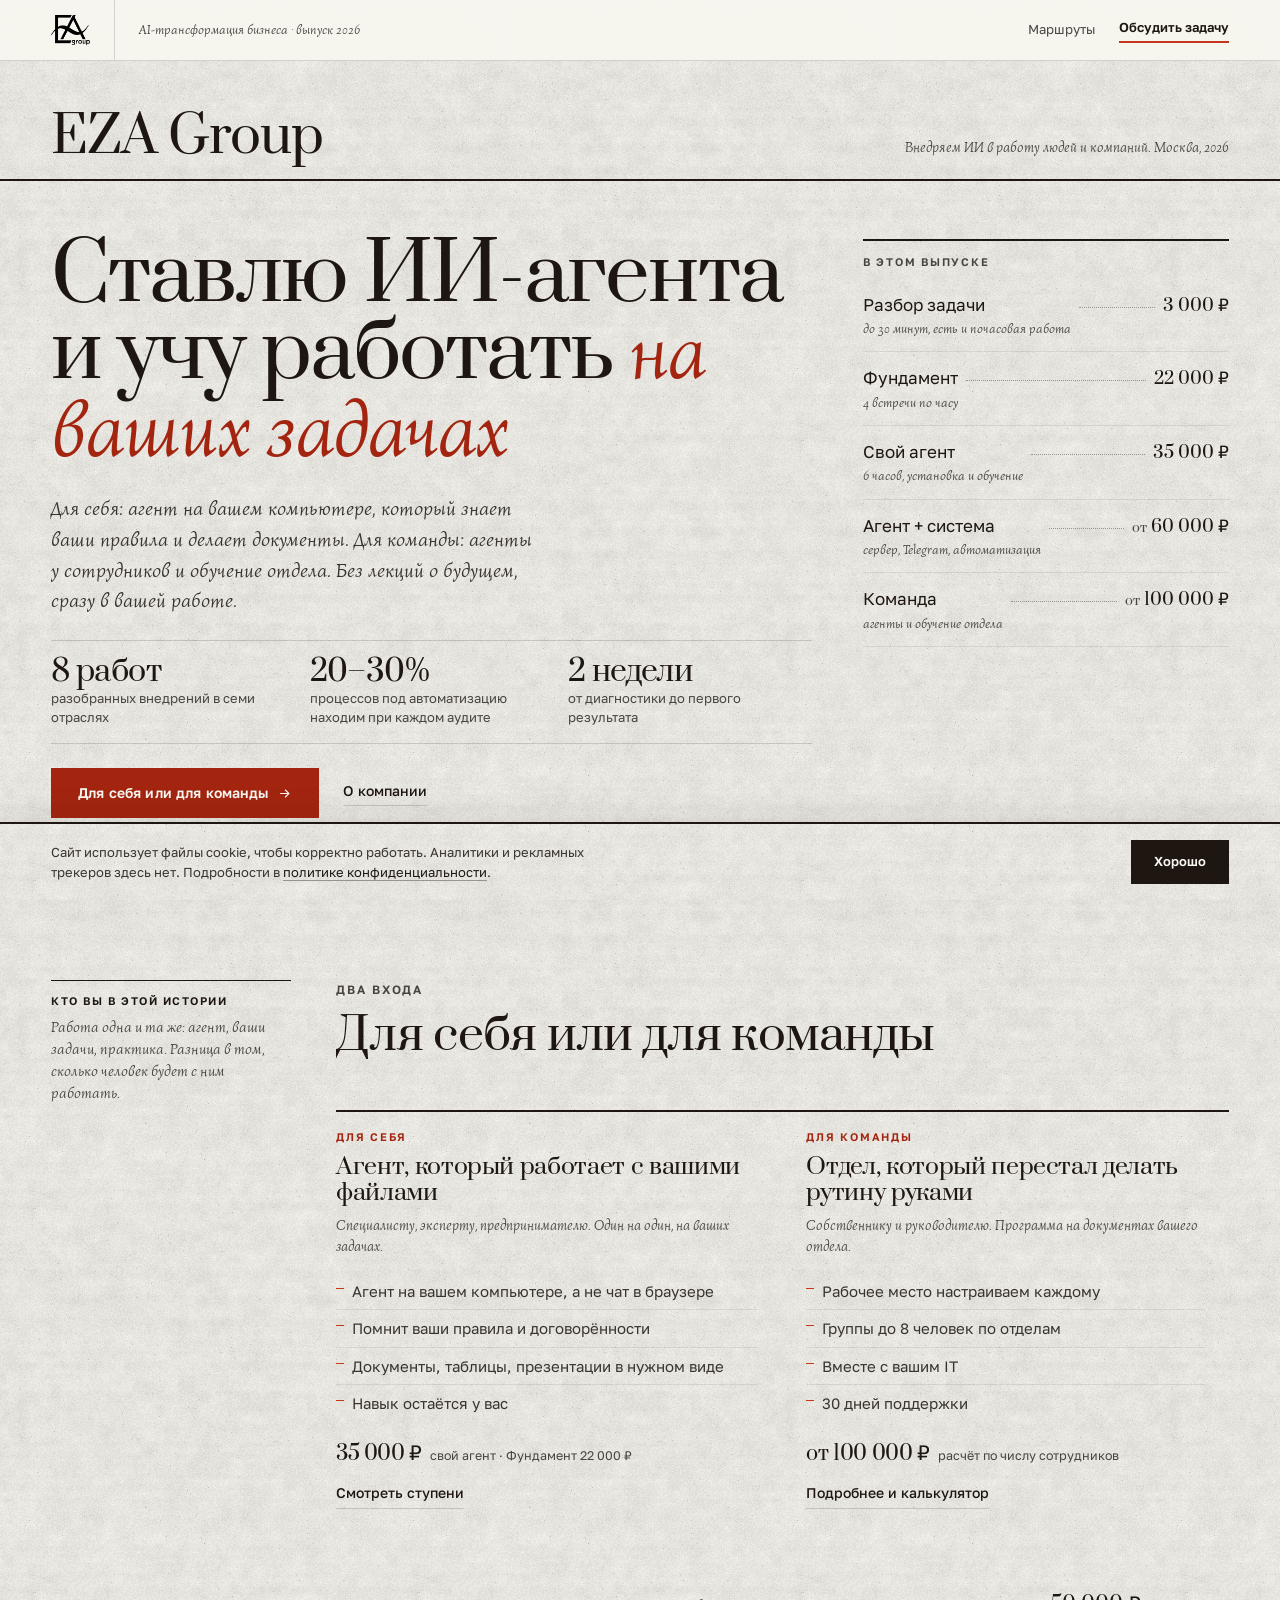
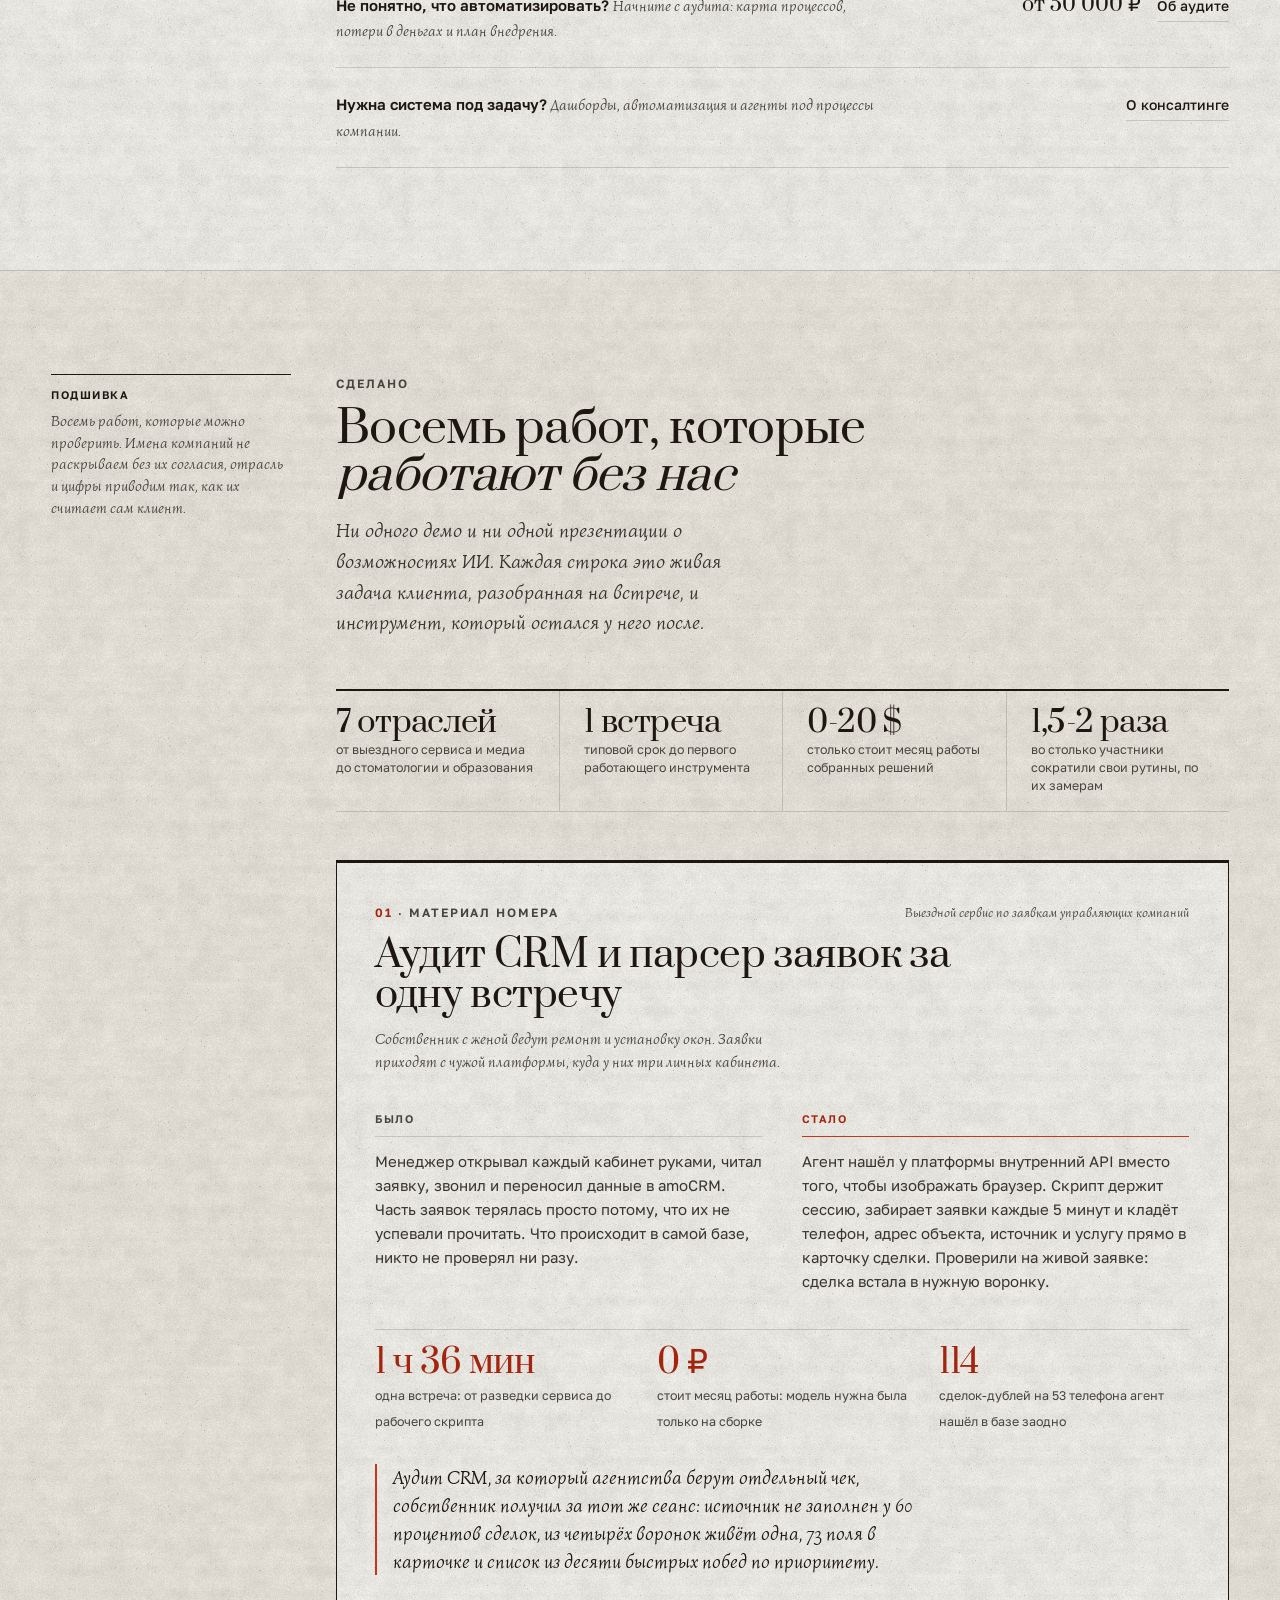
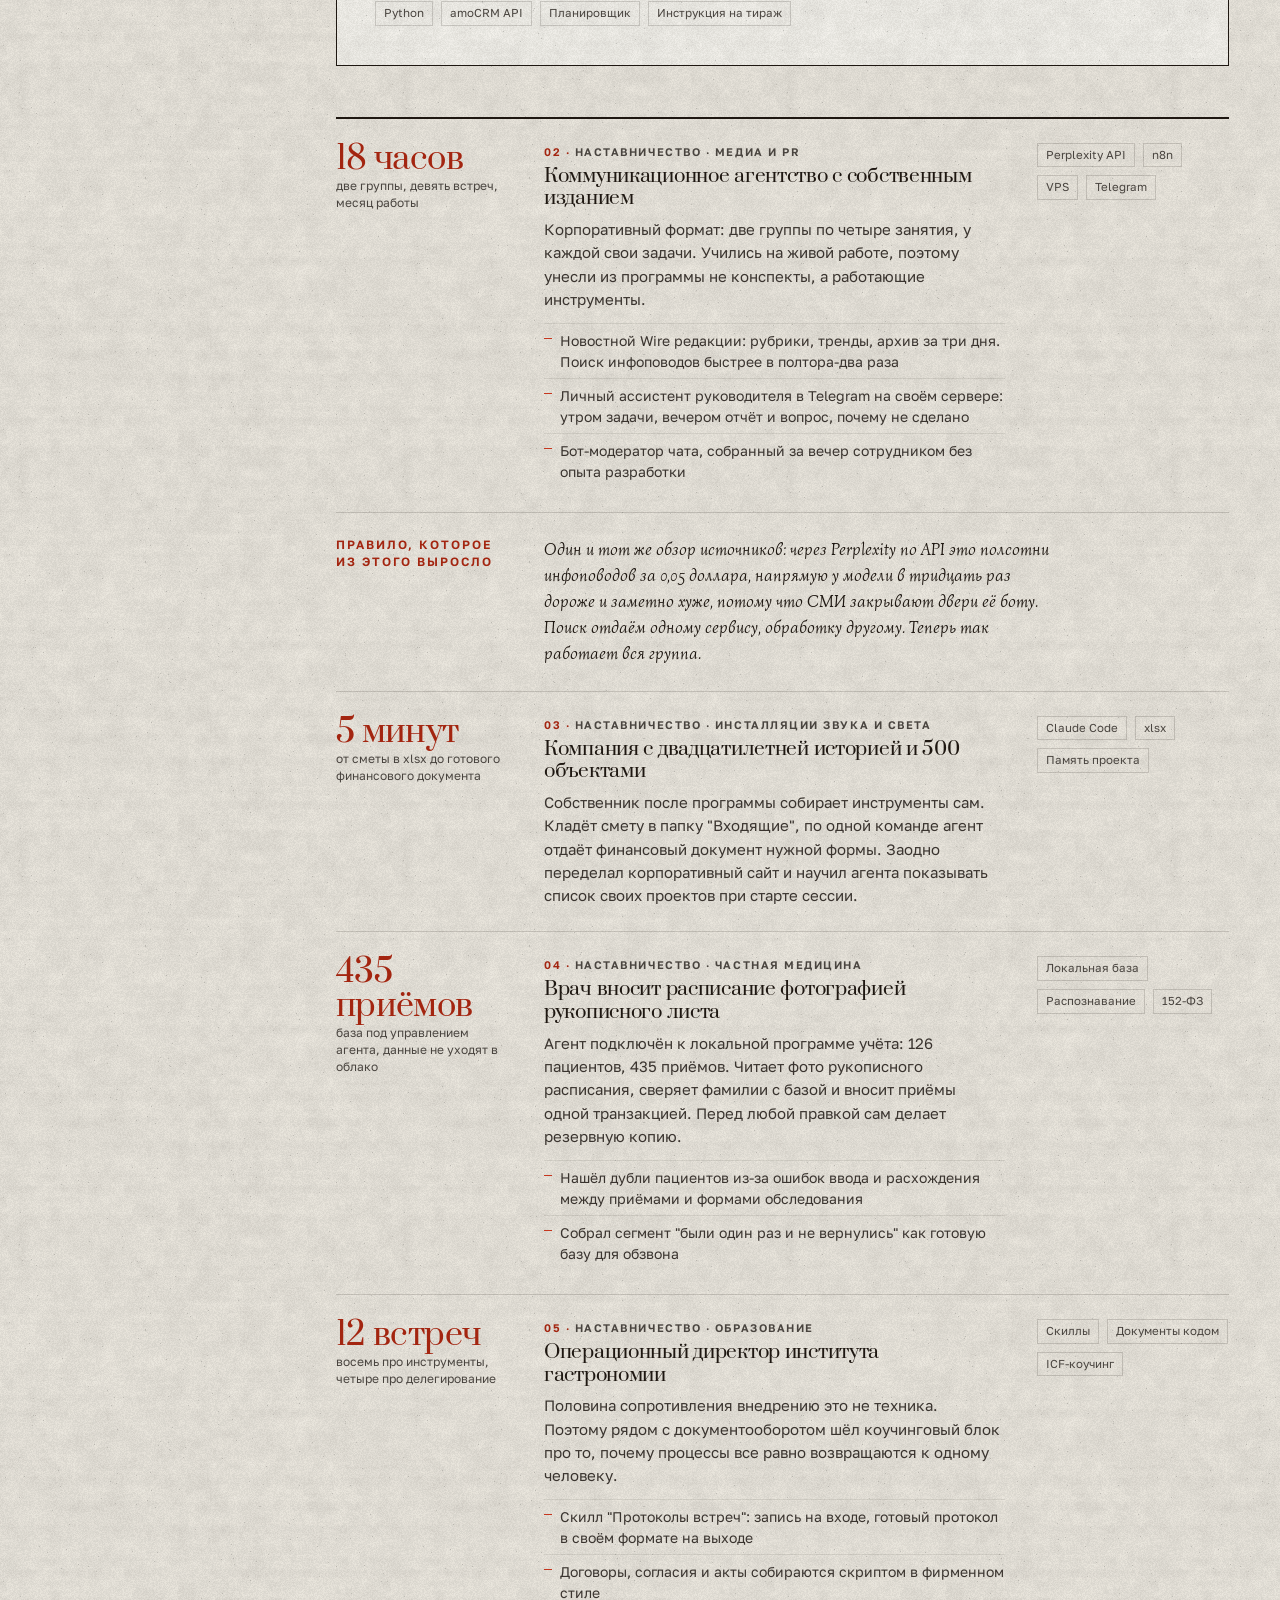
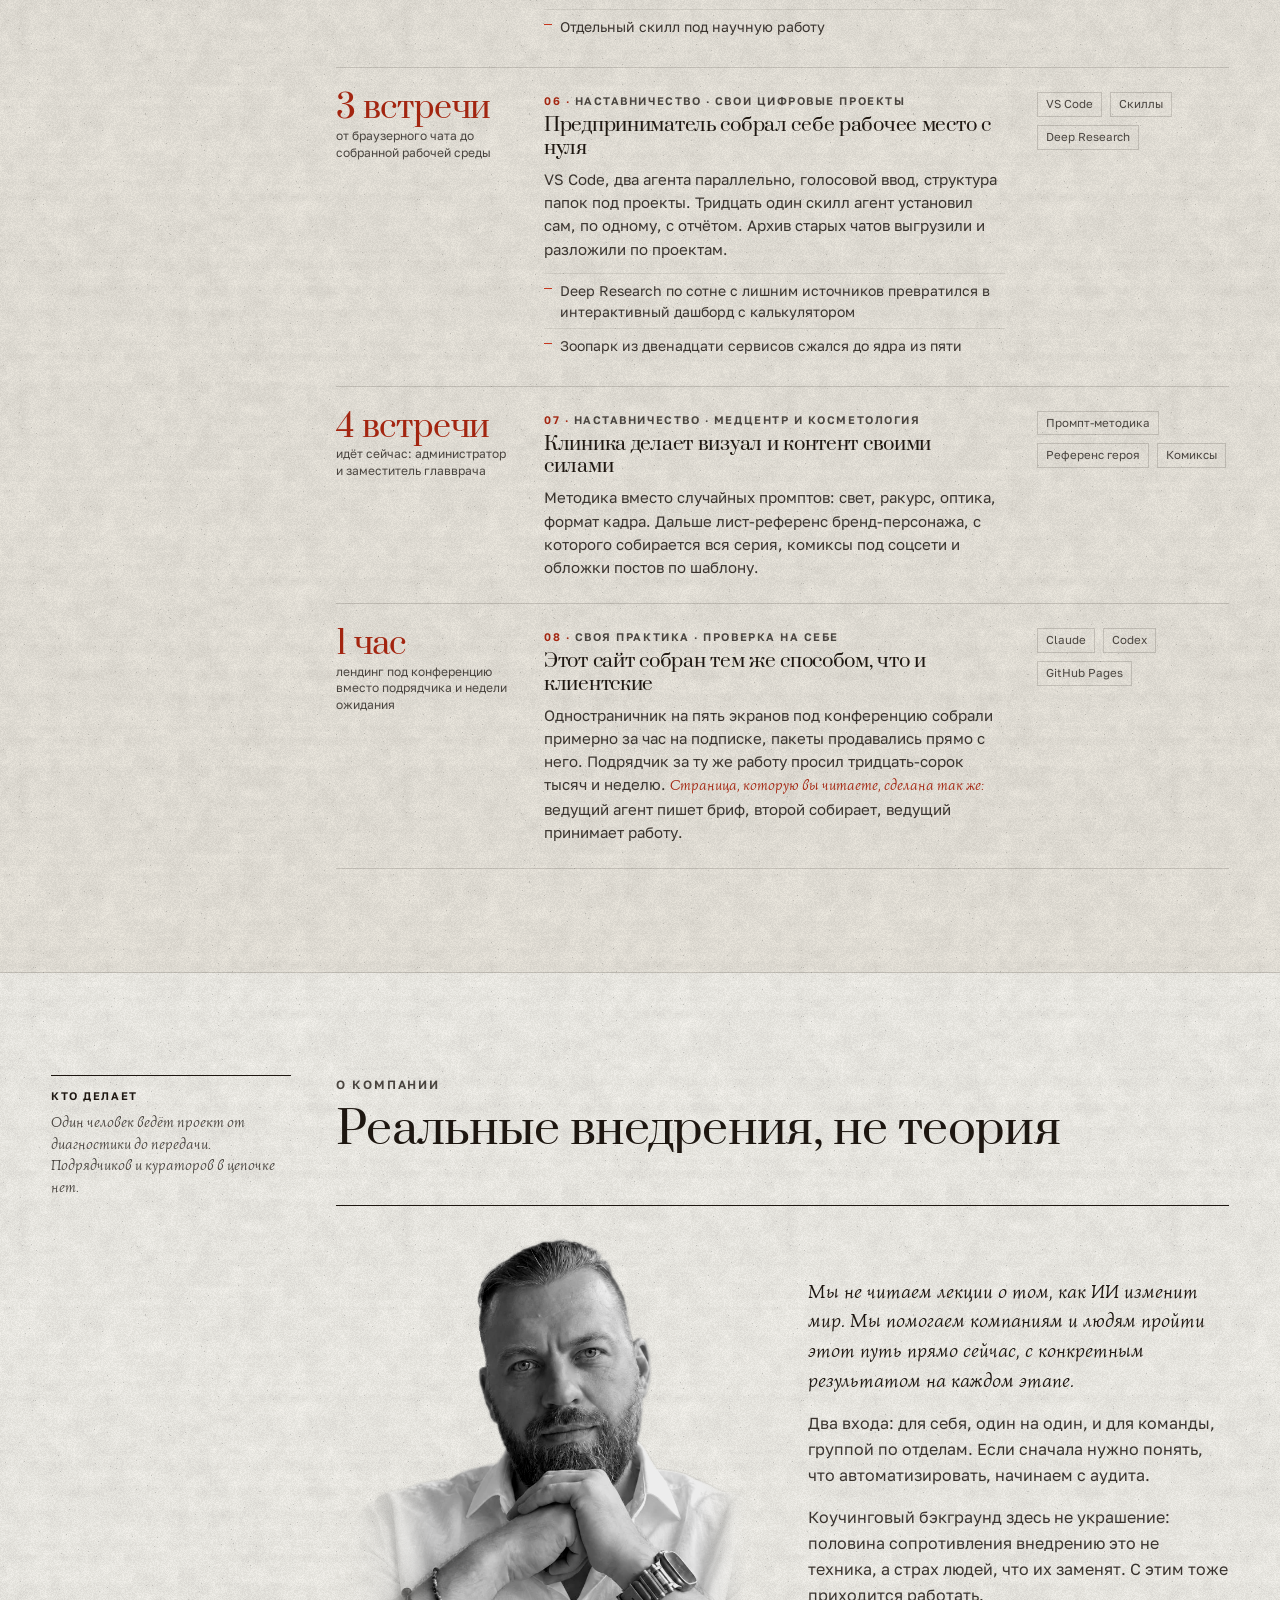
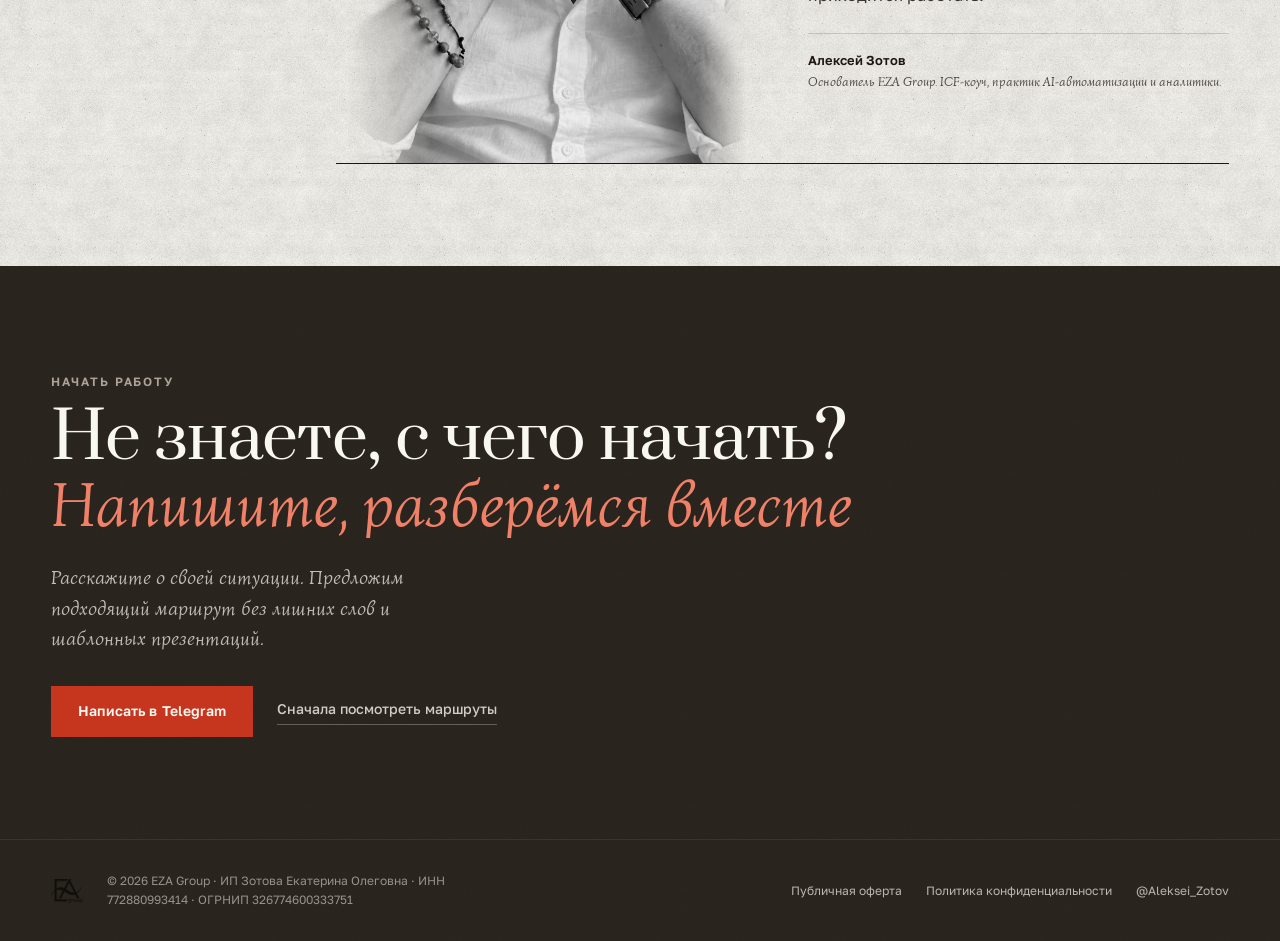
<file: index.html>
<!DOCTYPE html>
<html lang="ru">
<head>
<meta charset="UTF-8">
<meta name="viewport" content="width=device-width, initial-scale=1.0">
<title>EZA Group — внедрение ИИ в работу людей и компаний</title>
<link rel="icon" type="image/png" href="assets/logo-eza.png">
<meta name="description" content="EZA Group: установка ИИ-агентов и обучение на ваших задачах, для себя и для команды.">

<link rel="canonical" href="https://ezagroup.ru/">
<meta property="og:type" content="website">
<meta property="og:site_name" content="EZA Group">
<meta property="og:locale" content="ru_RU">
<meta property="og:title" content="EZA Group — внедрение ИИ в работу людей и компаний">
<meta property="og:description" content="EZA Group: установка ИИ-агентов и обучение на ваших задачах, для себя и для команды.">
<meta property="og:url" content="https://ezagroup.ru/">
<meta property="og:image" content="https://ezagroup.ru/assets/og-cover.jpg">
<meta property="og:image:width" content="1200">
<meta property="og:image:height" content="630">
<meta property="og:image:alt" content="EZA Group — внедрение ИИ в работу людей и компаний">
<meta name="twitter:card" content="summary_large_image">
<meta name="twitter:title" content="EZA Group — внедрение ИИ в работу людей и компаний">
<meta name="twitter:description" content="EZA Group: установка ИИ-агентов и обучение на ваших задачах, для себя и для команды.">
<meta name="twitter:image" content="https://ezagroup.ru/assets/og-cover.jpg">
<meta name="theme-color" content="#f5f3f1">
<link rel="stylesheet" href="assets/eza.css">
<style>
    /* ── ССЫЛКА К СОДЕРЖИМОМУ ───────────────────────────────────────
       Для тех, кто ходит с клавиатуры: не проходить шапку каждый раз. */
    .skip {
      position: absolute; left: -9999px; top: 0; z-index: 400;
      background: var(--ink); color: var(--paper); font-size: 0.875rem; font-weight: 600;
      padding: 12px 20px; text-decoration: none;
    }
    .skip:focus { left: 0; }


/* ═══════════════════════════════════════════════════════════════════
   ГЛАВНАЯ: ПЕРВАЯ ПОЛОСА
   Главная страница газеты и главная страница сайта устроены одинаково:
   шапка издания, главный материал, рубрики и оглавление выпуска.
   Всё видно сразу, без заставок и кликов, раскрывающих контент.
   ═══════════════════════════════════════════════════════════════════ */

/* ── ЛОГОТИП ИЗДАНИЯ ────────────────────────────────────────────── */

.flag { border-bottom: 2px solid var(--ink); padding-block: clamp(28px, 4vw, 52px) var(--space-md); }
.flag-in { display: flex; align-items: flex-end; justify-content: space-between; gap: var(--space-lg); flex-wrap: wrap; }
.flag-name { font-family: var(--font-display); font-size: clamp(1.9rem, 4vw, 3.75rem); line-height: 1; letter-spacing: -0.02em; color: var(--ink); }
.flag-sub { font-family: var(--font-note); font-style: italic; font-size: 0.875rem; color: var(--muted); padding-bottom: 4px; }

/* ── ГЛАВНЫЙ МАТЕРИАЛ ───────────────────────────────────────────── */

.front { padding-block: clamp(32px, 4.5vw, 64px); border-bottom: 2px solid var(--ink); }
.front-in {
  display: grid; grid-template-columns: minmax(0, 1.35fr) minmax(280px, .65fr);
  gap: clamp(28px, 4vw, 64px); align-items: start;
}
.front h1 {
  font-size: clamp(2.4rem, 6.2vw, 6.25rem); line-height: .95;
  letter-spacing: -0.024em; max-width: 15ch; margin-bottom: var(--space-lg);
}
.front h1 em { font-family: var(--font-note); font-style: italic; color: var(--red-deep); }
.front-lead { margin-bottom: var(--space-lg); }

.front-nums { display: flex; gap: clamp(20px, 3vw, 44px); flex-wrap: wrap; padding-block: var(--space-md); border-block: 1px solid var(--rule); margin-bottom: var(--space-lg); }
.front-num { display: flex; flex-direction: column; gap: 2px; max-width: 22ch; }
.front-num b { font-family: var(--font-display); font-weight: 400; font-size: 1.875rem; line-height: 1; color: var(--ink); letter-spacing: -0.02em; }
.front-num span { font-size: 0.78rem; color: var(--muted); line-height: 1.45; }

.front-actions { display: flex; align-items: center; gap: var(--space-lg); flex-wrap: wrap; }

/* оглавление выпуска: все продукты с ценами, ничего не спрятано */
.issue { border-top: 2px solid var(--ink); }
.issue-t { font-size: 0.6875rem; font-weight: 600; letter-spacing: .16em; text-transform: uppercase; color: var(--muted); padding-top: var(--space-sm); margin-bottom: var(--space-xs); }
.issue-row {
  display: flex; align-items: baseline; gap: var(--space-xs); flex-wrap: wrap;
  padding-block: var(--space-sm); border-bottom: 1px solid var(--rule-soft);
  text-decoration: none; color: inherit; transition: padding-inline .2s var(--ease), background .2s var(--ease);
}
.issue-row:hover { background: color-mix(in oklch, var(--paper-2) 75%, transparent); padding-inline: var(--space-xs); }
.issue-n { font-size: 1.0625rem; color: var(--ink); }
.issue-n i { display: block; font-family: var(--font-note); font-style: italic; font-size: 0.8125rem; color: var(--muted); }
.issue-lead { flex: 1; border-bottom: 1px dotted var(--faint); transform: translateY(-3px); min-width: 14px; }
.issue-p { font-family: var(--font-display); font-size: 1.0625rem; color: var(--ink); margin-inline-start: auto; }
.issue-p small { font-size: .66em; color: var(--muted); }
.issue-row:hover .issue-p { color: var(--red-deep); }

@media (max-width: 900px) { .front-in { grid-template-columns: minmax(0, 1fr); } }

/* ── РУБРИКИ ПО РОЛЯМ ───────────────────────────────────────────── */

.roles { display: grid; grid-template-columns: repeat(auto-fit, minmax(min(280px, 100%), 1fr)); gap: 0; }
.role { padding: var(--space-md) var(--space-lg) var(--space-xl) 0; border-top: 2px solid var(--ink); }
.role + .role { padding-inline-start: var(--space-lg); }
.role-tag { font-size: 0.6875rem; font-weight: 600; letter-spacing: .16em; text-transform: uppercase; color: var(--red-deep); display: block; margin-bottom: var(--space-xs); }
.role h3 { font-size: clamp(1.1875rem, 1.8vw, 1.625rem); line-height: 1.15; margin-bottom: var(--space-xs); }
.role-sub { font-family: var(--font-note); font-style: italic; font-size: 0.875rem; line-height: 1.5; color: var(--muted); margin-bottom: var(--space-md); }
.role ul { list-style: none; display: flex; flex-direction: column; margin-bottom: var(--space-md); }
.role li { font-size: 0.9375rem; line-height: 1.5; color: var(--ink-soft); padding-block: 7px; padding-inline-start: 16px; position: relative; border-top: 1px solid var(--rule-soft); }
.role li:first-child { border-top: 0; }
.role li::before { content: ''; position: absolute; left: 0; top: 15px; width: 8px; height: 1px; background: var(--red); }
.role-price { display: flex; align-items: baseline; gap: var(--space-xs); flex-wrap: wrap; margin-bottom: var(--space-sm); }
.role-price b { font-family: var(--font-display); font-weight: 400; font-size: 1.25rem; color: var(--ink); letter-spacing: -0.02em; white-space: nowrap; }
.role-price span { font-size: 0.78rem; color: var(--muted); }

/* ── ПОДШИВКА: СВОДКА ───────────────────────────────────────────
   Четыре числа перед списком работ: читатель понимает масштаб
   раньше, чем начнёт читать строки. */

.sum {
  display: grid; grid-template-columns: repeat(auto-fit, minmax(min(200px, 100%), 1fr));
  border-top: 2px solid var(--ink); border-bottom: 1px solid var(--rule);
  margin-bottom: clamp(28px, 4vw, 48px);
}
.sum-i { display: flex; flex-direction: column; gap: 3px; padding: var(--space-md) var(--space-lg) var(--space-md) 0; }
.sum-i + .sum-i { border-inline-start: 1px solid var(--rule); padding-inline-start: var(--space-lg); }
.sum-i b { font-family: var(--font-display); font-weight: 400; font-size: clamp(1.5rem, 2.4vw, 2.125rem); line-height: 1; color: var(--ink); letter-spacing: -0.02em; }
.sum-i span { font-size: 0.78rem; color: var(--muted); line-height: 1.45; }
@media (max-width: 720px) {
  .sum-i + .sum-i { border-inline-start: 0; border-top: 1px solid var(--rule-soft); padding-inline-start: 0; }
}

/* ── ПОДШИВКА: МАТЕРИАЛ НОМЕРА ──────────────────────────────────
   Первая работа подана как вырезка, наклеенная на полосу: свой лист
   бумаги поверх тонированной полосы, рамка, было и стало в две
   колонки, под ними цифры и врезка-вывод. */

.case {
  background-color: var(--paper);
  background-image: url('assets/paper-grain.png');
  background-repeat: repeat; background-blend-mode: multiply;
  border: 1px solid var(--ink); border-top: 3px solid var(--ink);
  padding: clamp(22px, 3vw, 44px);
  margin-bottom: clamp(32px, 4vw, 56px);
}
.case-top { display: flex; align-items: baseline; justify-content: space-between; gap: var(--space-md); flex-wrap: wrap; margin-bottom: var(--space-sm); }
.case-top .kicker span { color: var(--red-deep); }
.case-when { font-family: var(--font-note); font-style: italic; font-size: 0.8125rem; color: var(--muted); }
.case h3 { font-size: clamp(1.625rem, 3vw, 2.5rem); line-height: 1.06; max-width: 24ch; margin-bottom: var(--space-sm); }
.case-sub { font-family: var(--font-note); font-style: italic; font-size: clamp(0.9375rem, 1.2vw, 1.0625rem); line-height: 1.5; color: var(--muted); max-width: 60ch; }

.ba { display: grid; grid-template-columns: minmax(0, 1fr) minmax(0, 1fr); gap: clamp(20px, 3vw, 48px); margin-top: clamp(22px, 3vw, 36px); }
.ba-t { display: block; font-size: 0.6875rem; font-weight: 600; letter-spacing: 0.14em; text-transform: uppercase; color: var(--muted); padding-bottom: var(--space-xs); margin-bottom: var(--space-sm); border-bottom: 1px solid var(--rule); }
.ba-now .ba-t { color: var(--red-deep); border-bottom-color: var(--red); }
.ba p { font-size: 0.9375rem; line-height: 1.6; color: var(--ink-soft); }
@media (max-width: 680px) { .ba { grid-template-columns: minmax(0, 1fr); gap: var(--space-lg); } }

.case-nums {
  list-style: none; display: grid; grid-template-columns: repeat(auto-fit, minmax(min(180px, 100%), 1fr));
  gap: var(--space-md) clamp(16px, 2.5vw, 36px);
  margin-top: clamp(22px, 3vw, 36px); padding-top: var(--space-md); border-top: 1px solid var(--rule);
}
.case-nums b { display: block; overflow-wrap: normal; font-family: var(--font-display); font-weight: 400; font-size: clamp(1.5rem, 2.6vw, 2.25rem); line-height: 1; color: var(--red-deep); letter-spacing: -0.02em; margin-bottom: 3px; }
.case-nums span { font-size: 0.78rem; color: var(--muted); line-height: 1.45; }

.case-q {
  margin-top: clamp(20px, 2.6vw, 30px);
  padding-inline-start: var(--space-md); border-inline-start: 2px solid var(--red);
  font-family: var(--font-note); font-style: italic;
  font-size: clamp(1.0625rem, 1.5vw, 1.3125rem); line-height: 1.45; color: var(--ink); max-width: 62ch;
}
.case .proj-stack { margin-top: clamp(18px, 2.4vw, 26px); }

/* ── ПОДШИВКА: СТРОКИ ───────────────────────────────────────────
   Оглавление подшивки: слева цифра результата, дальше сама работа,
   справа чем сделано. Нумерация идёт счётчиком, материал номера
   занял первый номер, поэтому счётчик стартует с единицы. */

.projects { border-top: 2px solid var(--ink); counter-reset: proj 1; }
.proj {
  display: grid; grid-template-columns: 196px minmax(0, 1fr) auto;
  gap: var(--space-md) clamp(16px, 2.5vw, 36px);
  padding-block: var(--space-lg); border-bottom: 1px solid var(--rule);
  transition: background .25s var(--ease);
}
.proj:hover { background: color-mix(in oklch, var(--paper) 70%, transparent); }
.proj-m { display: flex; flex-direction: column; gap: 2px; }
.proj-m b { font-family: var(--font-display); font-weight: 400; font-size: clamp(1.625rem, 2.5vw, 2.25rem); line-height: 1.04; color: var(--red-deep); letter-spacing: -0.02em; overflow-wrap: normal; hyphens: none; }
.proj-m span { font-size: 0.75rem; color: var(--muted); line-height: 1.4; }
.proj-b { min-width: 0; }
.proj-tag { font-size: 0.6875rem; font-weight: 600; letter-spacing: .14em; text-transform: uppercase; color: var(--muted); display: block; margin-bottom: var(--space-2xs); }
.proj-tag::before { counter-increment: proj; content: counter(proj, decimal-leading-zero) " · "; color: var(--red-deep); }
.proj h3 { font-size: 1.1875rem; line-height: 1.2; margin-bottom: var(--space-xs); }
/* тонкая киноварная подчёркивающая линия набегает под заголовком:
   ряд отзывается на курсор, но страница остаётся неподвижной */
.proj h3 span { display: inline; background-image: linear-gradient(var(--red), var(--red)); background-repeat: no-repeat; background-position: 0 100%; background-size: 0 1px; transition: background-size .38s var(--ease); padding-bottom: 2px; }
.proj:hover h3 span, .proj:focus-within h3 span { background-size: 100% 1px; }
.proj p { font-size: 0.9375rem; line-height: 1.55; color: var(--ink-soft); max-width: 62ch; }
.proj p i { font-family: var(--font-note); font-style: italic; color: var(--red-deep); }

/* что осталось у клиента: короткие строки с киноварной насечкой */
.proj-out { list-style: none; margin-top: var(--space-sm); max-width: 62ch; }
.proj-out li { position: relative; font-size: 0.875rem; line-height: 1.5; color: var(--ink-soft); padding-block: 6px; padding-inline-start: 16px; border-top: 1px solid var(--rule-soft); }
.proj-out li::before { content: ''; position: absolute; inset-inline-start: 0; top: 14px; width: 8px; height: 1px; background: var(--red); }

.proj-stack { display: flex; gap: var(--space-xs); flex-wrap: wrap; align-content: flex-start; }
.proj-stack span { font-size: 0.72rem; color: var(--muted); border: 1px solid var(--rule); padding: 2px 8px; white-space: nowrap; transition: border-color .25s var(--ease), color .25s var(--ease); }
.proj:hover .proj-stack span { border-color: var(--faint); color: var(--ink-soft); }

/* правило, выросшее из работы: врезка в ту же сетку, без номера */
.proj-note {
  display: grid; grid-template-columns: 196px minmax(0, 1fr);
  gap: var(--space-sm) clamp(16px, 2.5vw, 36px);
  padding-block: var(--space-lg); border-bottom: 1px solid var(--rule);
}
.proj-note .kicker { color: var(--red-deep); line-height: 1.4; }
.proj-note p { font-family: var(--font-note); font-style: italic; font-size: clamp(1rem, 1.35vw, 1.1875rem); line-height: 1.5; color: var(--ink); max-width: 64ch; }

@media (max-width: 860px) {
  .proj, .proj-note { grid-template-columns: minmax(0, 1fr); }
  .proj-stack { grid-column: 1; }
}

/* ── ПЕЧАТЬ СТРОК ───────────────────────────────────────────────
   Строки проявляются по мере прокрутки, как оттиск по бумаге.
   Скрывающий класс вешает только скрипт: без JS и при отключённой
   анимации подшивка видна сразу. */
.projects.roll .proj, .projects.roll .proj-note { opacity: 0; transform: translateY(12px); }
.projects.roll .is-set { opacity: 1; transform: none; transition: opacity .55s var(--ease), transform .55s var(--ease); }

/* ── РАЗВОРОТ О КОМПАНИИ ────────────────────────────────────────── */

.about { display: grid; grid-template-columns: minmax(240px, .8fr) minmax(0, 1.2fr); gap: clamp(28px, 4vw, 64px); align-items: start; }
.about-photo { position: relative; overflow: hidden; border-bottom: 1px solid var(--ink); }  /* фигура стоит на линейке, срез читается как приём */
.about-photo img { width: 100%; height: auto; display: block; filter: grayscale(1) contrast(1.06); mix-blend-mode: multiply; }
/* растр не нужен: фигура вырезана и печатается прямо на бумаге */
.about-cap { font-family: var(--font-note); font-style: italic; font-size: 0.8125rem; color: var(--muted); margin-top: var(--space-xs); }
.about-cap b { display: block; font-style: normal; font-family: var(--font-body); font-weight: 600; font-size: 0.8125rem; color: var(--ink); }
.about-t p { max-width: 56ch; }
.about-t p + p { margin-top: var(--space-md); }
@media (max-width: 760px) { .about { grid-template-columns: minmax(0, 1fr); } }
</style>
<script type="application/ld+json">{"@context": "https://schema.org", "@type": "ProfessionalService", "@id": "https://ezagroup.ru/#org", "name": "EZA Group", "url": "https://ezagroup.ru/", "image": "https://ezagroup.ru/assets/og-cover.jpg", "logo": "https://ezagroup.ru/assets/logo-eza.png", "description": "Установка ИИ-агентов и обучение работе с ними: для себя и для команды.", "areaServed": "RU", "priceRange": "3000-320000 RUB", "founder": {"@type": "Person", "name": "Алексей Зотов", "jobTitle": "Основатель, ICF-коуч, практик AI-автоматизации"}, "sameAs": ["https://t.me/Aleksei_Zotov"]}</script>
<style>@media(max-width:720px){.role + .role{padding-inline-start:0}}</style>
<style>.portrait img,.about-photo img{mix-blend-mode:normal;filter:grayscale(1) contrast(1.08) brightness(.93);-webkit-mask-image:linear-gradient(to right,#000 88%,transparent);mask-image:linear-gradient(to right,#000 88%,transparent)}.portrait{justify-content:flex-end}@media(min-width:861px){.portrait{padding-top:clamp(28px,3vw,48px)}.portrait-cap{margin-bottom:var(--space-sm)}}</style>
<style>
/* О компании: фото и текст одной высоты, текст по центру */
#about .band-head h2{max-width:none}
#about .about{grid-template-columns:minmax(0,1fr) minmax(0,1fr);align-items:stretch;border-top:1px solid var(--ink);border-bottom:1px solid var(--ink)}
#about .about-photo-wrap{display:flex;align-items:flex-end;justify-content:center;margin:0;padding-top:var(--space-lg)}
#about .about-photo{border-bottom:0;width:min(100%,400px)}
#about .about-t{display:flex;flex-direction:column;justify-content:center;padding-block:var(--space-xl)}
#about .about-t p:first-child{font-family:var(--font-note);font-style:italic;font-size:clamp(1.125rem,1.6vw,1.375rem);line-height:1.45;color:var(--ink)}
#about .about-cap{margin-top:var(--space-lg);padding-top:var(--space-md);border-top:1px solid var(--rule)}
@media(max-width:760px){#about .about{grid-template-columns:minmax(0,1fr)}#about .about-photo{width:min(100%,300px)}#about .about-t{padding-top:0}}
</style>
</head>
<body>
<a class="skip" href="#main">Перейти к содержимому</a>

<header class="masthead">
  <div class="masthead-in">
    <a href="index.html" aria-label="EZA Group"><img src="assets/logo-eza.png" alt="EZA Group"></a>
    <span class="masthead-issue">AI-трансформация бизнеса · выпуск 2026</span>
    <a class="masthead-back" href="#roles">Маршруты</a>
    <a class="masthead-cta" href="https://t.me/Aleksei_Zotov" target="_blank" rel="noopener">Обсудить задачу</a>
  </div>
</header>

<main id="main" tabindex="-1">

<!-- ═══ ЛОГОТИП ИЗДАНИЯ ═══════════════════════════════════════ -->
<section class="flag">
  <div class="wrap flag-in">
    <span class="flag-name">EZA Group</span>
    <span class="flag-sub">Внедряем ИИ в работу людей и компаний. Москва, 2026</span>
  </div>
</section>

<!-- ═══ ПЕРВАЯ ПОЛОСА ═════════════════════════════════════════ -->
<section class="front">
  <div class="wrap front-in">
    <div>
      <h1>Ставлю ИИ-агента и учу работать <em>на ваших задачах</em></h1>

      <p class="lead front-lead">Для себя: агент на вашем компьютере, который знает ваши правила и делает документы. Для команды: агенты у сотрудников и обучение отдела. Без лекций о будущем, сразу в вашей работе.</p>

      <div class="front-nums">
        <span class="front-num"><b>8 работ</b><span>разобранных внедрений в семи отраслях</span></span>
        <span class="front-num"><b>20–30%</b><span>процессов под автоматизацию находим при каждом аудите</span></span>
        <span class="front-num"><b>2 недели</b><span>от диагностики до первого результата</span></span>
      </div>

      <div class="front-actions">
        <a class="btn btn--go" href="#roles">
          Для себя или для команды
          <svg viewBox="0 0 24 24" fill="none" stroke="currentColor" stroke-width="1.8" aria-hidden="true"><path d="M5 12h14M13 6l6 6-6 6"/></svg>
        </a>
        <a class="btn-text" href="#about">О компании</a>
      </div>
    </div>

    <nav class="issue" aria-label="Что есть в EZA Group">
      <div class="issue-t">В этом выпуске</div>

      <a class="issue-row" href="ai-mentoring.html#single">
        <span class="issue-n">Разбор задачи<i>до 30 минут, есть и почасовая работа</i></span>
        <span class="issue-lead"></span>
        <span class="issue-p">3 000 ₽</span>
      </a>
      <a class="issue-row" href="ai-mentoring.html#tier-01">
        <span class="issue-n">Фундамент<i>4 встречи по часу</i></span>
        <span class="issue-lead"></span>
        <span class="issue-p">22 000 ₽</span>
      </a>
      <a class="issue-row" href="ai-mentoring.html#tier-02">
        <span class="issue-n">Свой агент<i>6 часов, установка и обучение</i></span>
        <span class="issue-lead"></span>
        <span class="issue-p">35 000 ₽</span>
      </a>
      <a class="issue-row" href="ai-mentoring.html#tier-03">
        <span class="issue-n">Агент + система<i>сервер, Telegram, автоматизация</i></span>
        <span class="issue-lead"></span>
        <span class="issue-p"><small>от</small> 60 000 ₽</span>
      </a>
      <a class="issue-row" href="corporate-ai.html">
        <span class="issue-n">Команда<i>агенты и обучение отдела</i></span>
        <span class="issue-lead"></span>
        <span class="issue-p"><small>от</small> 100 000 ₽</span>
      </a>
      
    </nav>
  </div>
</section>

<!-- ═══ РУБРИКИ ПО РОЛЯМ ══════════════════════════════════════ -->
<section class="band" id="roles">
  <div class="spread">
    <aside class="marg">
      <b>Кто вы в этой истории</b>
      Работа одна и та же: агент, ваши задачи, практика. Разница в том, сколько человек будет с ним работать.
    </aside>
    <div class="col">
      <div class="band-head">
        <span class="kicker">Два входа</span>
        <h2>Для себя или для команды</h2>
      </div>

      <div class="roles">
        <div class="role">
          <span class="role-tag">Для себя</span>
          <h3>Агент, который работает с вашими файлами</h3>
          <p class="role-sub">Специалисту, эксперту, предпринимателю. Один на один, на ваших задачах.</p>
          <ul>
            <li>Агент на вашем компьютере, а не чат в браузере</li>
            <li>Помнит ваши правила и договорённости</li>
            <li>Документы, таблицы, презентации в нужном виде</li>
            <li>Навык остаётся у вас</li>
          </ul>
          <span class="role-price"><b>35 000 ₽</b><span>свой агент · Фундамент 22 000 ₽</span></span>
          <a class="btn-text" href="ai-mentoring.html#packages">Смотреть ступени</a>
        </div>

        <div class="role">
          <span class="role-tag">Для команды</span>
          <h3>Отдел, который перестал делать рутину руками</h3>
          <p class="role-sub">Собственнику и руководителю. Программа на документах вашего отдела.</p>
          <ul>
            <li>Рабочее место настраиваем каждому</li>
            <li>Группы до 8 человек по отделам</li>
            <li>Вместе с вашим IT</li>
            <li>30 дней поддержки</li>
          </ul>
          <span class="role-price"><b>от 100 000 ₽</b><span>расчёт по числу сотрудников</span></span>
          <a class="btn-text" href="corporate-ai.html">Подробнее и калькулятор</a>
        </div>

      </div>
      <div class="classified" style="margin-top: var(--space-lg)">
        <p class="classified-t"><b>Не понятно, что автоматизировать?</b> <i>Начните с аудита: карта процессов, потери в деньгах и план внедрения.</i></p>
        <span class="classified-p"><span>от 50 000 ₽</span><a class="btn-text" href="audit.html">Об аудите</a></span>
      </div>
      <div class="classified">
        <p class="classified-t"><b>Нужна система под задачу?</b> <i>Дашборды, автоматизация и агенты под процессы компании.</i></p>
        <span class="classified-p"><a class="btn-text" href="consulting.html">О консалтинге</a></span>
      </div>
    </div>
  </div>
</section>

<!-- ═══ ПРОЕКТЫ ═══════════════════════════════════════════════ -->
<section class="band band--tint">
  <div class="spread">
    <aside class="marg">
      <b>Подшивка</b>
      Восемь работ, которые можно проверить. Имена компаний не раскрываем без их согласия, отрасль и цифры приводим так, как их считает сам клиент.
    </aside>
    <div class="col">
      <div class="band-head">
        <span class="kicker">Сделано</span>
        <h2>Восемь работ, которые <em>работают без нас</em></h2>
        <p class="lead">Ни одного демо и ни одной презентации о возможностях ИИ. Каждая строка это живая задача клиента, разобранная на встрече, и инструмент, который остался у него после.</p>
      </div>

      <div class="sum">
        <span class="sum-i"><b>7 отраслей</b><span>от выездного сервиса и медиа до стоматологии и образования</span></span>
        <span class="sum-i"><b>1 встреча</b><span>типовой срок до первого работающего инструмента</span></span>
        <span class="sum-i"><b>0-20 $</b><span>столько стоит месяц работы собранных решений</span></span>
        <span class="sum-i"><b>1,5-2 раза</b><span>во столько участники сократили свои рутины, по их замерам</span></span>
      </div>

      <article class="case">
        <div class="case-top">
          <span class="kicker"><span>01</span> · Материал номера</span>
          <span class="case-when">Выездной сервис по заявкам управляющих компаний</span>
        </div>
        <h3>Аудит CRM и парсер заявок за одну встречу</h3>
        <p class="case-sub">Собственник с женой ведут ремонт и установку окон. Заявки приходят с чужой платформы, куда у них три личных кабинета.</p>

        <div class="ba">
          <div class="ba-col">
            <span class="ba-t">Было</span>
            <p>Менеджер открывал каждый кабинет руками, читал заявку, звонил и переносил данные в amoCRM. Часть заявок терялась просто потому, что их не успевали прочитать. Что происходит в самой базе, никто не проверял ни разу.</p>
          </div>
          <div class="ba-col ba-now">
            <span class="ba-t">Стало</span>
            <p>Агент нашёл у платформы внутренний API вместо того, чтобы изображать браузер. Скрипт держит сессию, забирает заявки каждые 5 минут и кладёт телефон, адрес объекта, источник и услугу прямо в карточку сделки. Проверили на живой заявке: сделка встала в нужную воронку.</p>
          </div>
        </div>

        <ul class="case-nums">
          <li><b>1 ч 36 мин</b><span>одна встреча: от разведки сервиса до рабочего скрипта</span></li>
          <li><b>0 ₽</b><span>стоит месяц работы: модель нужна была только на сборке</span></li>
          <li><b>114</b><span>сделок-дублей на 53 телефона агент нашёл в базе заодно</span></li>
        </ul>

        <p class="case-q">Аудит CRM, за который агентства берут отдельный чек, собственник получил за тот же сеанс: источник не заполнен у 60 процентов сделок, из четырёх воронок живёт одна, 73 поля в карточке и список из десяти быстрых побед по приоритету.</p>

        <span class="proj-stack"><span>Python</span><span>amoCRM API</span><span>Планировщик</span><span>Инструкция на тираж</span></span>
      </article>

      <div class="projects">

        <article class="proj">
          <span class="proj-m"><b>18 часов</b><span>две группы, девять встреч, месяц работы</span></span>
          <div class="proj-b">
            <span class="proj-tag">Наставничество · медиа и PR</span>
            <h3><span>Коммуникационное агентство с собственным изданием</span></h3>
            <p>Корпоративный формат: две группы по четыре занятия, у каждой свои задачи. Учились на живой работе, поэтому унесли из программы не конспекты, а работающие инструменты.</p>
            <ul class="proj-out">
              <li>Новостной Wire редакции: рубрики, тренды, архив за три дня. Поиск инфоповодов быстрее в полтора-два раза</li>
              <li>Личный ассистент руководителя в Telegram на своём сервере: утром задачи, вечером отчёт и вопрос, почему не сделано</li>
              <li>Бот-модератор чата, собранный за вечер сотрудником без опыта разработки</li>
            </ul>
          </div>
          <span class="proj-stack"><span>Perplexity API</span><span>n8n</span><span>VPS</span><span>Telegram</span></span>
        </article>

        <aside class="proj-note">
          <span class="kicker">Правило, которое из этого выросло</span>
          <p>Один и тот же обзор источников: через Perplexity по API это полсотни инфоповодов за 0,05 доллара, напрямую у модели в тридцать раз дороже и заметно хуже, потому что СМИ закрывают двери её боту. Поиск отдаём одному сервису, обработку другому. Теперь так работает вся группа.</p>
        </aside>

        <article class="proj">
          <span class="proj-m"><b>5 минут</b><span>от сметы в xlsx до готового финансового документа</span></span>
          <div class="proj-b">
            <span class="proj-tag">Наставничество · инсталляции звука и света</span>
            <h3><span>Компания с двадцатилетней историей и 500 объектами</span></h3>
            <p>Собственник после программы собирает инструменты сам. Кладёт смету в папку "Входящие", по одной команде агент отдаёт финансовый документ нужной формы. Заодно переделал корпоративный сайт и научил агента показывать список своих проектов при старте сессии.</p>
          </div>
          <span class="proj-stack"><span>Claude Code</span><span>xlsx</span><span>Память проекта</span></span>
        </article>

        <article class="proj">
          <span class="proj-m"><b>435 приёмов</b><span>база под управлением агента, данные не уходят в облако</span></span>
          <div class="proj-b">
            <span class="proj-tag">Наставничество · частная медицина</span>
            <h3><span>Врач вносит расписание фотографией рукописного листа</span></h3>
            <p>Агент подключён к локальной программе учёта: 126 пациентов, 435 приёмов. Читает фото рукописного расписания, сверяет фамилии с базой и вносит приёмы одной транзакцией. Перед любой правкой сам делает резервную копию.</p>
            <ul class="proj-out">
              <li>Нашёл дубли пациентов из-за ошибок ввода и расхождения между приёмами и формами обследования</li>
              <li>Собрал сегмент "были один раз и не вернулись" как готовую базу для обзвона</li>
            </ul>
          </div>
          <span class="proj-stack"><span>Локальная база</span><span>Распознавание</span><span>152-ФЗ</span></span>
        </article>

        <article class="proj">
          <span class="proj-m"><b>12 встреч</b><span>восемь про инструменты, четыре про делегирование</span></span>
          <div class="proj-b">
            <span class="proj-tag">Наставничество · образование</span>
            <h3><span>Операционный директор института гастрономии</span></h3>
            <p>Половина сопротивления внедрению это не техника. Поэтому рядом с документооборотом шёл коучинговый блок про то, почему процессы все равно возвращаются к одному человеку.</p>
            <ul class="proj-out">
              <li>Скилл "Протоколы встреч": запись на входе, готовый протокол в своём формате на выходе</li>
              <li>Договоры, согласия и акты собираются скриптом в фирменном стиле</li>
              <li>Отдельный скилл под научную работу</li>
            </ul>
          </div>
          <span class="proj-stack"><span>Скиллы</span><span>Документы кодом</span><span>ICF-коучинг</span></span>
        </article>

        <article class="proj">
          <span class="proj-m"><b>3 встречи</b><span>от браузерного чата до собранной рабочей среды</span></span>
          <div class="proj-b">
            <span class="proj-tag">Наставничество · свои цифровые проекты</span>
            <h3><span>Предприниматель собрал себе рабочее место с нуля</span></h3>
            <p>VS Code, два агента параллельно, голосовой ввод, структура папок под проекты. Тридцать один скилл агент установил сам, по одному, с отчётом. Архив старых чатов выгрузили и разложили по проектам.</p>
            <ul class="proj-out">
              <li>Deep Research по сотне с лишним источников превратился в интерактивный дашборд с калькулятором</li>
              <li>Зоопарк из двенадцати сервисов сжался до ядра из пяти</li>
            </ul>
          </div>
          <span class="proj-stack"><span>VS Code</span><span>Скиллы</span><span>Deep Research</span></span>
        </article>

        <article class="proj">
          <span class="proj-m"><b>4 встречи</b><span>идёт сейчас: администратор и заместитель главврача</span></span>
          <div class="proj-b">
            <span class="proj-tag">Наставничество · медцентр и косметология</span>
            <h3><span>Клиника делает визуал и контент своими силами</span></h3>
            <p>Методика вместо случайных промптов: свет, ракурс, оптика, формат кадра. Дальше лист-референс бренд-персонажа, с которого собирается вся серия, комиксы под соцсети и обложки постов по шаблону.</p>
          </div>
          <span class="proj-stack"><span>Промпт-методика</span><span>Референс героя</span><span>Комиксы</span></span>
        </article>

        <article class="proj">
          <span class="proj-m"><b>1 час</b><span>лендинг под конференцию вместо подрядчика и недели ожидания</span></span>
          <div class="proj-b">
            <span class="proj-tag">Своя практика · проверка на себе</span>
            <h3><span>Этот сайт собран тем же способом, что и клиентские</span></h3>
            <p>Одностраничник на пять экранов под конференцию собрали примерно за час на подписке, пакеты продавались прямо с него. Подрядчик за ту же работу просил тридцать-сорок тысяч и неделю. <i>Страница, которую вы читаете, сделана так же:</i> ведущий агент пишет бриф, второй собирает, ведущий принимает работу.</p>
          </div>
          <span class="proj-stack"><span>Claude</span><span>Codex</span><span>GitHub Pages</span></span>
        </article>
      </div>
    </div>
  </div>
</section>

<!-- ═══ О КОМПАНИИ ════════════════════════════════════════════ -->
<section class="band" id="about">
  <div class="spread">
    <aside class="marg">
      <b>Кто делает</b>
      Один человек ведёт проект от диагностики до передачи. Подрядчиков и кураторов в цепочке нет.
    </aside>
    <div class="col">
      <div class="band-head">
        <span class="kicker">О компании</span>
        <h2>Реальные внедрения, не теория</h2>
      </div>

      <div class="about">
        <figure class="about-photo-wrap">
          <div class="about-photo"><img src="assets/portrait-white.webp" alt="Алексей Зотов" width="700" height="933" loading="lazy"></div>
        </figure>

        <div class="about-t">
          <p>Мы не читаем лекции о том, как ИИ изменит мир. Мы помогаем компаниям и людям пройти этот путь прямо сейчас, с конкретным результатом на каждом этапе.</p>
          <p>Два входа: для себя, один на один, и для команды, группой по отделам. Если сначала нужно понять, что автоматизировать, начинаем с аудита.</p>
          <p>Коучинговый бэкграунд здесь не украшение: половина сопротивления внедрению это не техника, а страх людей, что их заменят. С этим тоже приходится работать.</p>
          <div class="about-cap"><b>Алексей Зотов</b>Основатель EZA Group. ICF-коуч, практик AI-автоматизации и аналитики.</div>
        </div>
      </div>
    </div>
  </div>
</section>

<!-- ═══ ФИНАЛ ═════════════════════════════════════════════════ -->
<section class="band band--ink finale">
  <div class="wrap">
    <span class="kicker">Начать работу</span>
    <h2>Не знаете, с чего начать?<br><em>Напишите, разберёмся вместе</em></h2>
    <p class="lead" style="color: oklch(80% 0.012 85)">Расскажите о своей ситуации. Предложим подходящий маршрут без лишних слов и шаблонных презентаций.</p>
    <div class="finale-row">
      <a class="btn btn--go" href="https://t.me/Aleksei_Zotov" target="_blank" rel="noopener">Написать в Telegram</a>
      <a class="btn-text" href="#roles">Сначала посмотреть маршруты</a>
    </div>
  </div>
</section>

</main>

<footer class="colophon">
  <div class="wrap colophon-in">
    <img loading="lazy" decoding="async" src="assets/logo-eza.png" alt="EZA Group">
    <span class="colophon-legal">© 2026 EZA Group · ИП Зотова Екатерина Олеговна · ИНН 772880993414 · ОГРНИП 326774600333751</span>
    <span class="sep"><a href="oferta.html">Публичная оферта</a></span>
    <span><a href="privacy.html">Политика конфиденциальности</a></span>
    <span><a href="https://t.me/Aleksei_Zotov" target="_blank" rel="noopener">@Aleksei_Zotov</a></span>
  </div>
</footer>

<script>
(function () {
  'use strict';

  var col = document.querySelector('.colophon-in span');
  if (col) { col.textContent = col.textContent.replace(/© \d{4}/, '© ' + new Date().getFullYear()); }

  // печать заголовков: класс вешает скрипт, чтобы без JS текст был виден сразу
  (function print() {
    if (window.matchMedia('(prefers-reduced-motion: reduce)').matches) { return; }
    var hero = document.querySelector('.opener h1');
    var rest = document.querySelectorAll('.band-head h2, .finale h2');

    function mark(el) { if (el) { el.classList.add('press'); } }
    mark(hero);
    rest.forEach(mark);

    // Ждём шрифты, иначе прокатка пройдёт по подстановочному начертанию.
    // Но не дольше 1.5 с: если шрифты не доедут, заголовок обязан появиться,
    // иначе он останется скрытым маской навсегда.
    var fonts = document.fonts && document.fonts.ready ? document.fonts.ready : Promise.resolve();
    var guard = new Promise(function (resolve) { setTimeout(resolve, 1500); });
    Promise.race([fonts, guard]).then(function () {
      if (hero) { requestAnimationFrame(function () { hero.classList.add('is-printed'); }); }
    });

    if (!('IntersectionObserver' in window)) {
      rest.forEach(function (el) { el.classList.add('is-printed'); });
      return;
    }
    var io = new IntersectionObserver(function (entries) {
      entries.forEach(function (e) {
        if (!e.isIntersecting) { return; }
        e.target.classList.add('is-printed');
        io.unobserve(e.target);
      });
    }, { threshold: 0.35, rootMargin: '0px 0px -8% 0px' });
    rest.forEach(function (el) { io.observe(el); });
  })();

})();
</script>


<script>
(function () {
  'use strict';

  // Подшивка: строки проявляются по мере прокрутки.
  // Класс roll вешается только тогда, когда проявить их точно есть чем:
  // нет IntersectionObserver или человек просил не двигать интерфейс, значит
  // список остаётся видимым с самого начала.
  var list = document.querySelector('.projects');
  if (!list) { return; }
  if (!('IntersectionObserver' in window)) { return; }
  if (window.matchMedia('(prefers-reduced-motion: reduce)').matches) { return; }

  var rows = list.querySelectorAll('.proj, .proj-note');
  if (!rows.length) { return; }
  list.classList.add('roll');

  var io = new IntersectionObserver(function (entries) {
    entries.forEach(function (e) {
      if (!e.isIntersecting) { return; }
      e.target.classList.add('is-set');
      io.unobserve(e.target);
    });
  }, { threshold: 0.18, rootMargin: '0px 0px -6% 0px' });

  rows.forEach(function (row, i) {
    row.style.transitionDelay = Math.min(i, 4) * 60 + 'ms';
    io.observe(row);
  });
})();
</script>

<div class="cookie" id="cookieBar" role="region" aria-label="Уведомление о файлах cookie">
  <p>Сайт использует файлы cookie, чтобы корректно работать. Аналитики и рекламных трекеров здесь нет. Подробности в <a href="privacy.html">политике конфиденциальности</a>.</p>
  <button type="button" id="cookieOk">Хорошо</button>
</div>

<script>
(function () {
  'use strict';
  var KEY = 'eza-cookie-notice';
  var bar = document.getElementById('cookieBar');
  var btn = document.getElementById('cookieOk');
  if (!bar || !btn) { return; }
  var seen = null;
  try { seen = localStorage.getItem(KEY); } catch (e) {}   // приватный режим кидает исключение
  if (seen === 'ok') { return; }
  bar.classList.add('is-on');
  btn.addEventListener('click', function () {
    try { localStorage.setItem(KEY, 'ok'); } catch (e) {}
    bar.classList.remove('is-on');
  });
})();
</script>

</body>
</html>
</file>
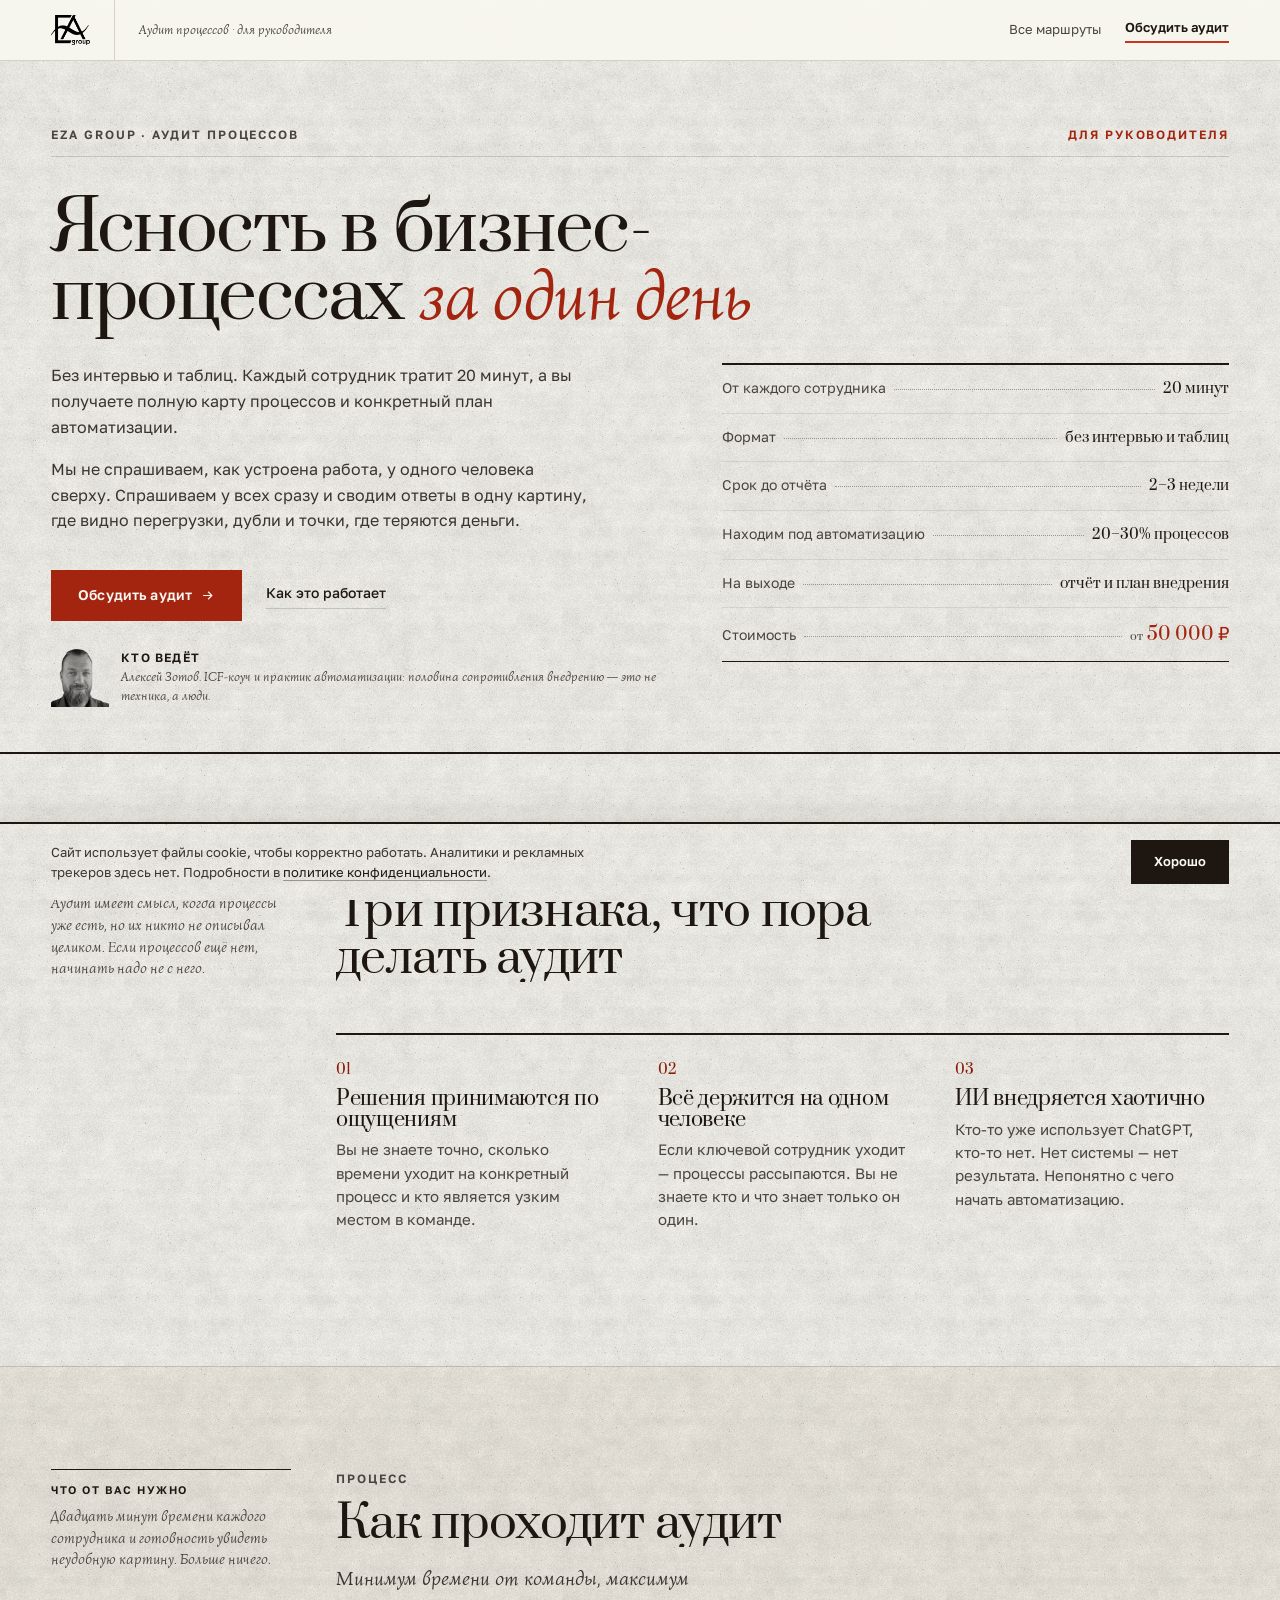
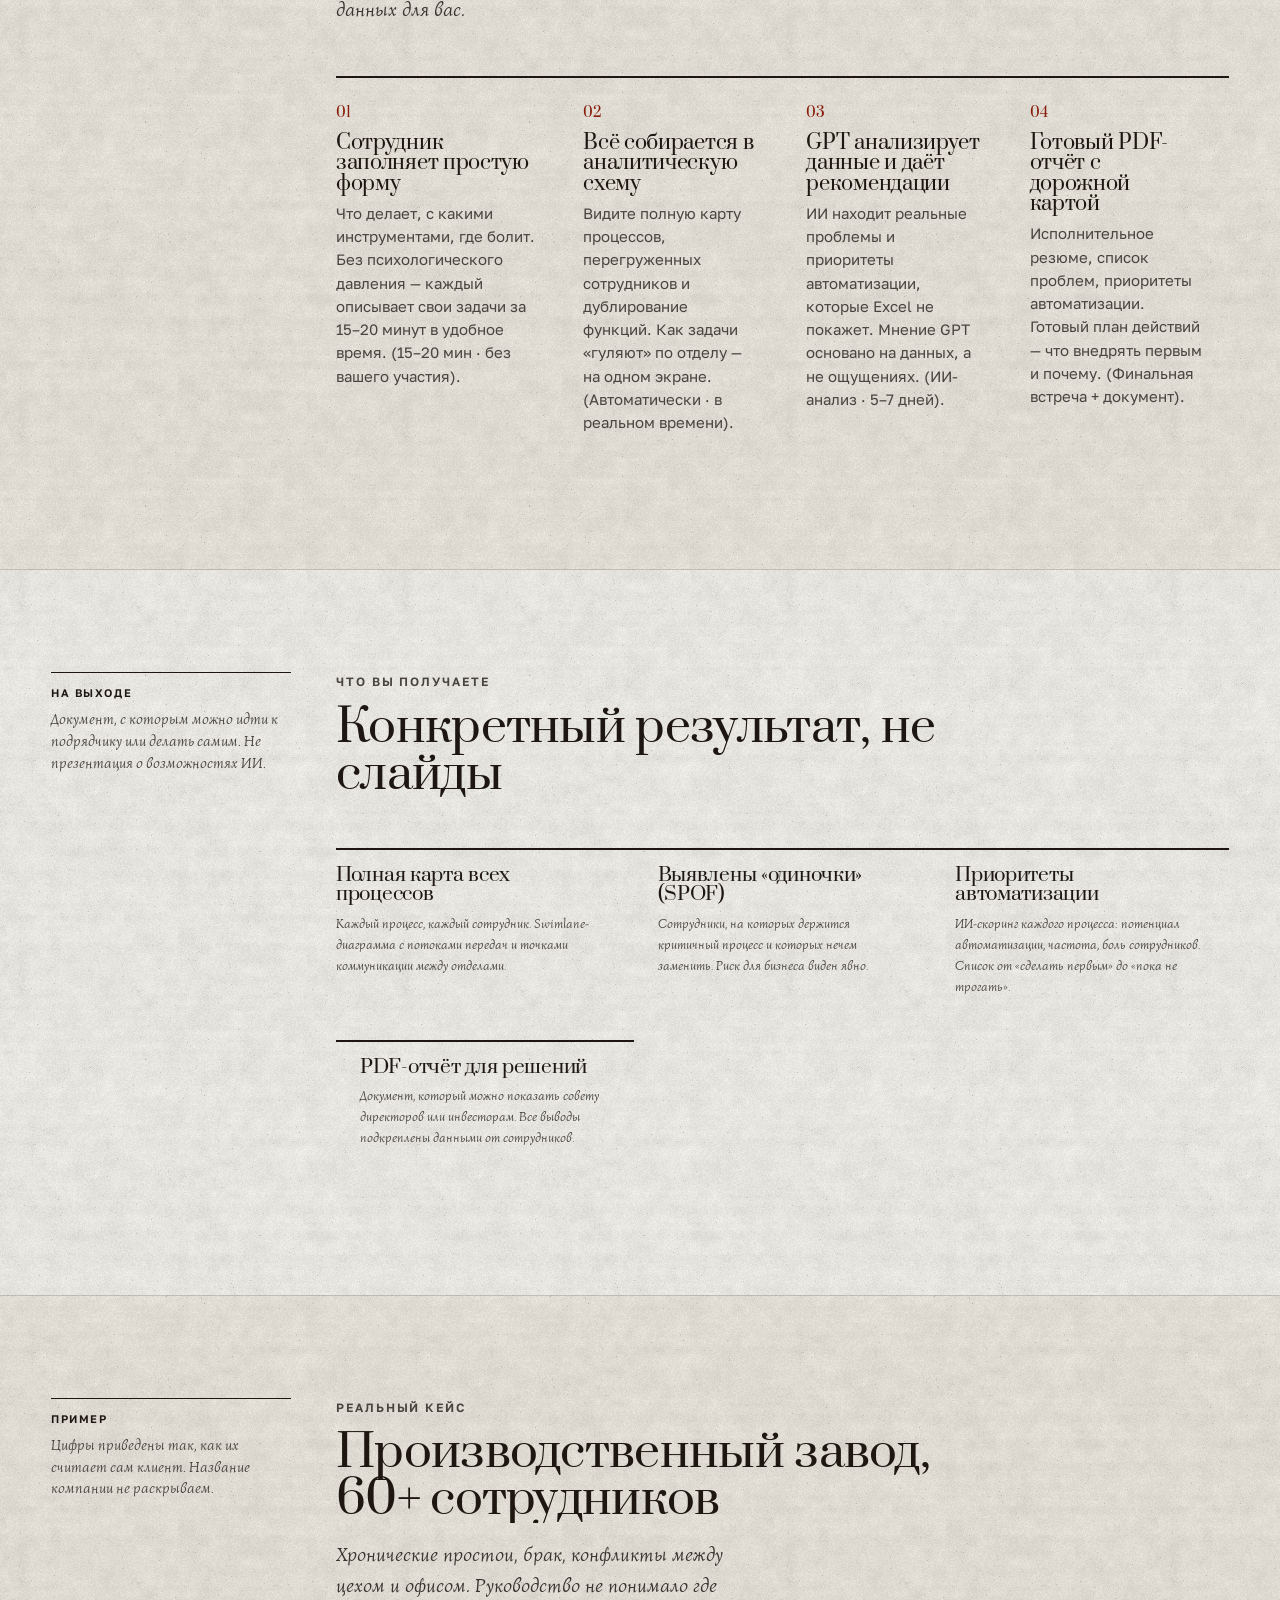
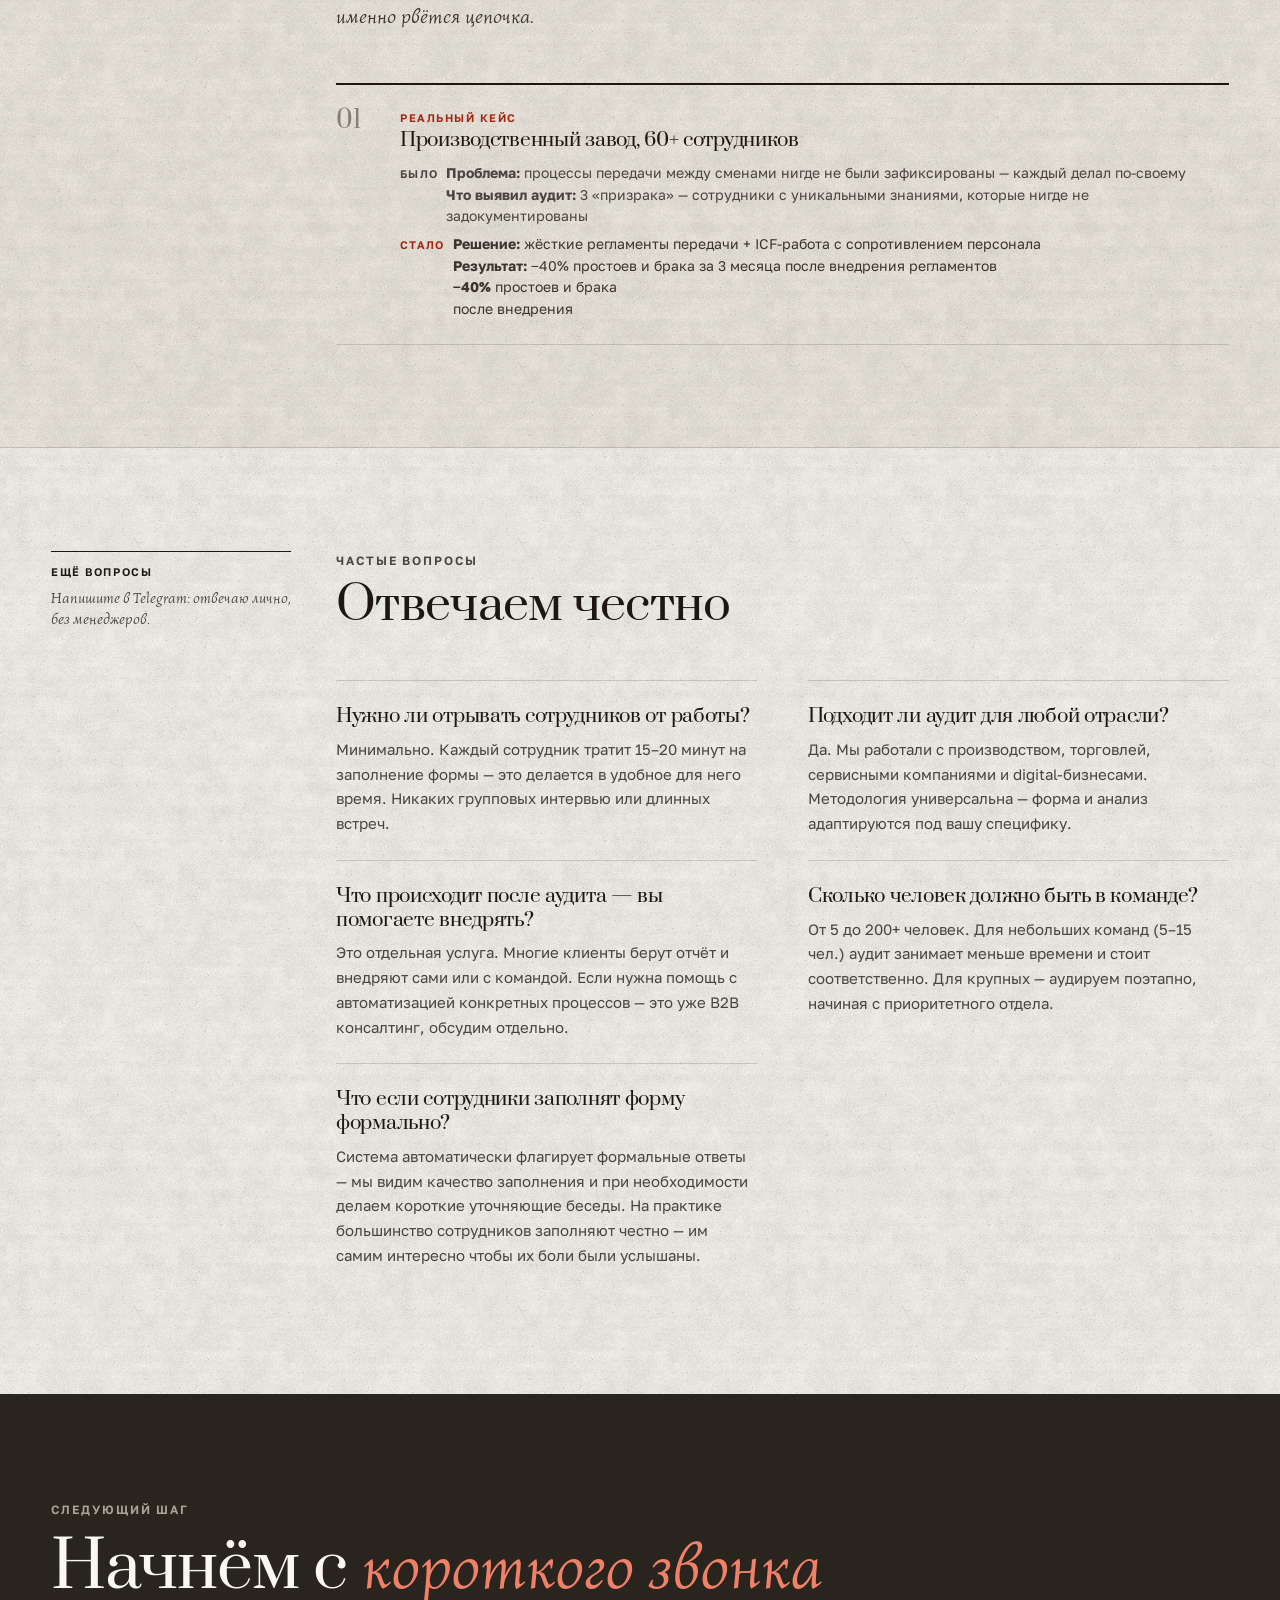
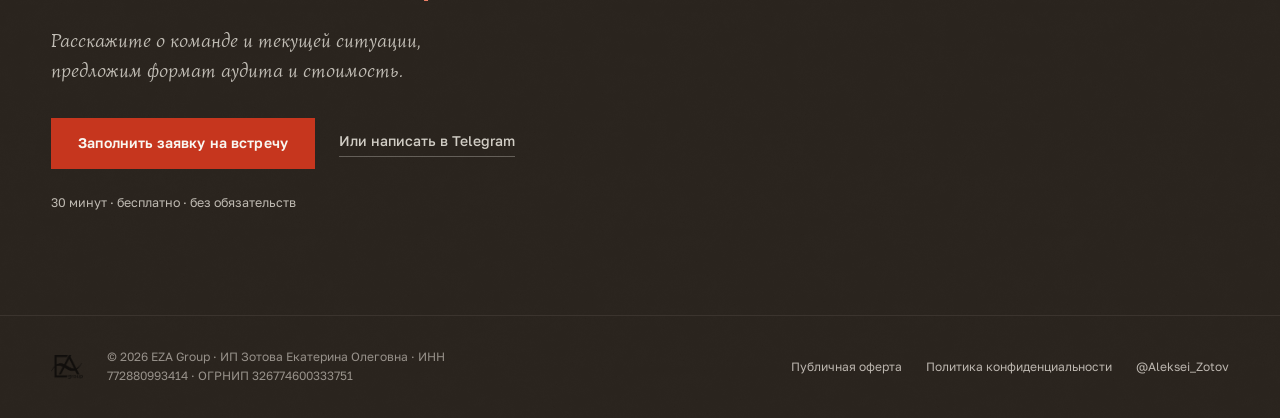
<file: audit.html>
<!DOCTYPE html>
<html lang="ru">
<head>
<meta charset="UTF-8">
<meta name="viewport" content="width=device-width, initial-scale=1.0">
<title>Аудит процессов — EZA Group</title>
<link rel="icon" type="image/png" href="assets/logo-eza.png">
<meta name="description" content="Аудит бизнес-процессов за один день: каждый сотрудник тратит 20 минут, вы получаете карту процессов, приоритеты автоматизации и план внедрения.">

<link rel="canonical" href="https://ezagroup.ru/audit.html">
<meta property="og:type" content="website">
<meta property="og:site_name" content="EZA Group">
<meta property="og:locale" content="ru_RU">
<meta property="og:title" content="Аудит процессов — EZA Group">
<meta property="og:description" content="Аудит бизнес-процессов за один день: каждый сотрудник тратит 20 минут, вы получаете карту процессов, приоритеты автоматизации и план внедрения.">
<meta property="og:url" content="https://ezagroup.ru/audit.html">
<meta property="og:image" content="https://ezagroup.ru/assets/og-cover.jpg">
<meta property="og:image:width" content="1200">
<meta property="og:image:height" content="630">
<meta property="og:image:alt" content="EZA Group — внедрение ИИ в работу людей и компаний">
<meta name="twitter:card" content="summary_large_image">
<meta name="twitter:title" content="Аудит процессов — EZA Group">
<meta name="twitter:description" content="Аудит бизнес-процессов за один день: каждый сотрудник тратит 20 минут, вы получаете карту процессов, приоритеты автоматизации и план внедрения.">
<meta name="twitter:image" content="https://ezagroup.ru/assets/og-cover.jpg">
<meta name="theme-color" content="#f5f3f1">
<link rel="stylesheet" href="assets/eza.css">
<style>
    /* ── ССЫЛКА К СОДЕРЖИМОМУ ───────────────────────────────────────
       Для тех, кто ходит с клавиатуры: не проходить шапку каждый раз. */
    .skip {
      position: absolute; left: -9999px; top: 0; z-index: 400;
      background: var(--ink); color: var(--paper); font-size: 0.875rem; font-weight: 600;
      padding: 12px 20px; text-decoration: none;
    }
    .skip:focus { left: 0; }


/* ═══════════════════════════════════════════════════════════════════
   КОРПОРАТИВНАЯ СТРАНИЦА
   Та же система, что на наставничестве, но регистр другой: там
   журнальный очерк про человека, здесь деловой документ. Меньше
   курсива, больше таблиц, цифр и отточий.
   Разметка калькулятора перенесена один в один (скрипт держится за
   id, name/value, data-* и порядок узлов), меняется только CSS.
   ═══════════════════════════════════════════════════════════════════ */

/* ── ШАПКА ДОКУМЕНТА ВМЕСТО ПЕРВОГО ЭКРАНА ─────────────────────── */

.doc { border-bottom: 2px solid var(--ink); padding-block: clamp(36px, 5vw, 72px) clamp(28px, 3.5vw, 48px); }

.doc-line {
  display: flex; align-items: baseline; gap: var(--space-md); flex-wrap: wrap;
  padding-bottom: var(--space-sm); border-bottom: 1px solid var(--rule);
  margin-bottom: clamp(24px, 3vw, 40px);
}
.doc-line .kicker-red { margin-inline-start: auto; }

.doc h1 {
  font-size: clamp(2.3rem, 5.4vw, 5.25rem); line-height: .97;
  letter-spacing: -0.022em; max-width: 17ch;
  margin-bottom: clamp(20px, 2.5vw, 32px);
}
.doc h1 em { font-family: var(--font-note); font-style: italic; color: var(--red-deep); }

.doc-body {
  display: grid; grid-template-columns: minmax(0, 1.1fr) minmax(300px, .9fr);
  gap: clamp(28px, 4vw, 64px); align-items: start;
}
.doc-body p { max-width: 54ch; }
.doc-body p + p { margin-top: var(--space-md); }

/* правая колонка: параметры предложения, набранные как выписка */
.facts { border-top: 2px solid var(--ink); }
.fact {
  display: flex; align-items: baseline; gap: var(--space-xs); flex-wrap: wrap;
  padding-block: var(--space-sm); border-bottom: 1px solid var(--rule-soft);
  font-size: 0.875rem;
}
.fact-l { color: var(--muted); white-space: nowrap; }
.fact-lead { flex: 1; border-bottom: 1px dotted var(--faint); transform: translateY(-3px); min-width: 16px; }
.fact-v { font-family: var(--font-display); color: var(--ink); margin-inline-start: auto; }  /* без nowrap: при тексте 200% длинное значение выталкивало страницу */
.fact-v small { font-size: .62em; color: var(--muted); }
.fact.is-total .fact-v { color: var(--red-deep); font-size: 1.125rem; }
.fact.is-total { border-bottom-color: var(--ink); }

.doc-actions { display: flex; align-items: center; gap: var(--space-lg); flex-wrap: wrap; margin-top: clamp(24px, 3vw, 36px); }

/* кто ведёт: на полях, мелко — здесь покупают не человека, а снятие риска */
.who { display: flex; gap: var(--space-sm); align-items: flex-start; }
.who img {
  width: 58px; height: 58px; object-fit: contain; object-position: bottom;
  filter: grayscale(1) contrast(1.06); mix-blend-mode: multiply; flex-shrink: 0;
}
.who-t { font-family: var(--font-note); font-style: italic; font-size: 0.8125rem; line-height: 1.45; color: var(--muted); }
.who-t b { display: block; font-style: normal; font-family: var(--font-body); font-weight: 600; font-size: 0.75rem; letter-spacing: .1em; text-transform: uppercase; color: var(--ink); margin-bottom: 2px; }

@media (max-width: 860px) {
  .doc-body { grid-template-columns: minmax(0, 1fr); }
}

/* ── КАЛЬКУЛЯТОР КАК РАСЧЁТНЫЙ ЛИСТ ─────────────────────────────── */

/* три пояснения сверху: колонки с линейкой, а не карточки */
.calc-how {
  display: grid; grid-template-columns: repeat(auto-fit, minmax(min(230px, 100%), 1fr));
  gap: 0; margin-bottom: clamp(32px, 4vw, 52px);
}
.calc-how-card { padding: var(--space-md) var(--space-lg) var(--space-lg) 0; border-top: 2px solid var(--ink); }
.calc-how-card + .calc-how-card { padding-inline-start: var(--space-lg); }
.calc-how-card strong { display: block; font-family: var(--font-display); font-weight: 400; font-size: 1rem; color: var(--ink); margin-bottom: var(--space-xs); }
.calc-how-card p { font-size: 0.8125rem; line-height: 1.55; color: var(--muted); margin-bottom: var(--space-xs); }
.calc-how-card span { font-family: var(--font-note); font-style: italic; font-size: 0.8125rem; color: var(--red-deep); }

.calc-layout {
  display: grid; grid-template-columns: minmax(0, 1.05fr) minmax(300px, .95fr);
  gap: clamp(28px, 4vw, 56px); align-items: start;
}
@media (max-width: 980px) { .calc-layout { grid-template-columns: minmax(0, 1fr); } }

/* ЛЕВАЯ ЧАСТЬ: бланк ввода */
.calc-panel { border-top: 2px solid var(--ink); }
.calc-panel-title, .calc-block-label {
  font-size: 0.6875rem; font-weight: 600; letter-spacing: .14em; text-transform: uppercase;
  color: var(--muted); padding-top: var(--space-md); margin-bottom: var(--space-sm);
}
.calc-block { padding-top: var(--space-lg); margin-top: var(--space-lg); border-top: 1px solid var(--rule); }

/* переключатель: два поля бланка, выбранное залито чернилами */
.calc-seg { display: flex; flex-wrap: wrap; gap: 0; border: 1px solid var(--ink); width: fit-content; max-width: 100%; }
.calc-seg label { position: relative; cursor: pointer; }
.calc-seg label + label { border-inline-start: 1px solid var(--ink); }
.calc-seg input { position: absolute; opacity: 0; pointer-events: none; }
.calc-seg span { display: block; padding: 9px 16px; font-size: 0.8125rem; font-weight: 500; color: var(--ink); transition: background .18s var(--ease), color .18s var(--ease); }
.calc-seg input:checked + span { background: var(--ink); color: var(--paper); }
.calc-seg label:hover span { background: color-mix(in oklch, var(--ink) 8%, transparent); }
.calc-seg input:checked + span:hover { background: var(--ink); }
.calc-seg input:focus-visible + span { outline: 2px solid var(--red); outline-offset: 2px; }

/* число сотрудников: крупная цифра как в бланке */
.calc-num-row { display: flex; align-items: baseline; gap: var(--space-sm); }
.calc-num { font-family: var(--font-display); font-size: clamp(2.25rem, 4vw, 3.25rem); line-height: 1; color: var(--ink); letter-spacing: -0.02em; }
.calc-num-label { font-size: 0.875rem; color: var(--muted); }
.calc-rate { font-family: var(--font-note); font-style: italic; font-size: 0.8125rem; color: var(--muted); margin-top: var(--space-2xs); }

/* ползунок: волосяная линия и квадратный бегунок-метка */
.calc-range { -webkit-appearance: none; appearance: none; width: 100%; height: 24px; margin-top: var(--space-md); background: transparent; cursor: pointer; }
.calc-range::-webkit-slider-runnable-track { height: 1px; background: var(--ink); }
.calc-range::-webkit-slider-thumb { -webkit-appearance: none; width: 13px; height: 13px; border-radius: 0; background: var(--red-deep); margin-top: -6px; transition: transform .15s var(--ease); }
.calc-range:active::-webkit-slider-thumb { transform: scale(1.15); }
.calc-range::-moz-range-track { height: 1px; background: var(--ink); }
.calc-range::-moz-range-thumb { width: 13px; height: 13px; border: 0; border-radius: 0; background: var(--red-deep); }
.calc-range:focus-visible { outline: 2px solid var(--red); outline-offset: 4px; }
.calc-ticks { display: flex; justify-content: space-between; font-size: 0.72rem; color: var(--muted); margin-top: -2px; }  /* не --faint: мелкому тексту нужно 4.5:1 */

.calc-tip {
  display: flex; gap: var(--space-xs); align-items: flex-start;
  margin-top: var(--space-md); padding: var(--space-sm) var(--space-md);
  background: var(--paper-2); border: 1px solid var(--rule);
  font-family: var(--font-note); font-style: italic; font-size: 0.8125rem; line-height: 1.5; color: var(--ink-soft);
}
.calc-tip[hidden] { display: none; }
.calc-tip svg { width: 15px; height: 15px; flex-shrink: 0; margin-top: 2px; color: var(--red); }
.calc-tip button {
  font: inherit; font-style: normal; font-family: var(--font-body); font-size: 0.8125rem; font-weight: 600;
  background: none; border: 0; border-bottom: 1px solid var(--red); color: var(--red-deep);
  cursor: pointer; padding: 0 0 1px;
}

/* степпер групп */
.calc-groups { display: flex; align-items: center; justify-content: space-between; gap: var(--space-md); flex-wrap: wrap; }
.calc-groups-label { font-size: 0.875rem; color: var(--ink); }
.calc-groups-hint { display: block; font-family: var(--font-note); font-style: italic; font-size: 0.8125rem; color: var(--muted); }
.calc-step { display: flex; align-items: center; border: 1px solid var(--ink); }
.calc-step button {
  width: 34px; height: 34px; font: inherit; font-size: 1rem; line-height: 1;
  background: none; border: 0; color: var(--ink); cursor: pointer;
  transition: background .18s var(--ease), color .18s var(--ease);
}
.calc-step button:hover:not(:disabled) { background: var(--ink); color: var(--paper); }
.calc-step button:disabled { color: var(--faint); cursor: default; }
.calc-step-val { font-family: var(--font-display); font-size: 1rem; min-width: 34px; text-align: center; border-inline: 1px solid var(--ink); line-height: 34px; }
.calc-split { font-family: var(--font-note); font-style: italic; font-size: 0.8125rem; color: var(--muted); margin-top: var(--space-sm); }
.calc-block[hidden] { display: none; }

/* СТРОКИ СМЕТЫ: название, отточие, цена */
.calc-opt {
  display: grid; grid-template-columns: 18px minmax(0, 1fr) auto;
  column-gap: var(--space-sm); row-gap: 2px; align-items: baseline;
  padding-block: var(--space-sm); border-bottom: 1px solid var(--rule-soft);
  cursor: pointer;
}
.calc-opt[hidden] { display: none; }   /* в исходнике этого правила нет, опция не скрывалась */
.calc-opt:hover .calc-box { border-color: var(--ink); }
.calc-opt input { position: absolute; opacity: 0; width: 0; height: 0; }
.calc-box {
  grid-column: 1; grid-row: 1; align-self: center;
  width: 16px; height: 16px; border: 1px solid var(--faint);
  display: flex; align-items: center; justify-content: center;
  transition: background .16s var(--ease), border-color .16s var(--ease);
}
.calc-box svg { width: 11px; height: 11px; color: transparent; }
.calc-opt input:checked ~ .calc-box { background: var(--ink); border-color: var(--ink); }
.calc-opt input:checked ~ .calc-box svg { color: var(--paper); }
.calc-opt input:focus-visible ~ .calc-box { outline: 2px solid var(--red); outline-offset: 2px; }
.calc-opt-text { display: contents; }
.calc-opt-name {
  grid-column: 2; grid-row: 1; display: flex; align-items: baseline;
  font-size: 1rem; color: var(--ink);
}
.calc-opt-name::after { content: ''; flex: 1; border-bottom: 1px dotted var(--faint); margin: 0 var(--space-xs); transform: translateY(-3px); min-width: 12px; }
.calc-opt-price { grid-column: 3; grid-row: 1; font-family: var(--font-display); font-size: 0.9375rem; color: var(--ink); white-space: nowrap; }
.calc-opt-desc { grid-column: 2 / -1; grid-row: 2; font-size: 0.8125rem; line-height: 1.5; color: var(--muted); }
.calc-opt input:checked ~ .calc-opt-text .calc-opt-price,
.calc-opt:has(input:checked) .calc-opt-price { color: var(--red-deep); }

/* ПРАВАЯ ЧАСТЬ: сам счёт */
.calc-result {
  position: sticky; top: 76px;
  border-top: 2px solid var(--ink); border-bottom: 2px solid var(--ink);
  padding-block: var(--space-lg);
  background-color: var(--paper-2);
  background-image: url('assets/paper-grain.png'); background-repeat: repeat; background-blend-mode: multiply;
  padding-inline: var(--space-lg);
}
@media (max-width: 980px) { .calc-result { position: static; } }
.calc-result-label { font-size: 0.6875rem; font-weight: 600; letter-spacing: .14em; text-transform: uppercase; color: var(--muted); margin-bottom: var(--space-sm); }
.calc-total-main { font-family: var(--font-display); font-size: clamp(1.75rem, 3vw, 2.75rem); line-height: 1.05; letter-spacing: -0.02em; color: var(--red-deep); }
.calc-total-sub { font-family: var(--font-note); font-style: italic; font-size: 0.875rem; color: var(--muted); margin-top: var(--space-2xs); }

.calc-meta { display: flex; gap: var(--space-lg); flex-wrap: wrap; padding-block: var(--space-md); margin-top: var(--space-md); border-top: 1px solid var(--rule); }
.calc-meta-item { display: flex; flex-direction: column; gap: 1px; }
.calc-meta-item strong { font-family: var(--font-display); font-weight: 400; font-size: 1rem; color: var(--ink); }
.calc-meta-item span { font-size: 0.75rem; color: var(--muted); }

.calc-lines { list-style: none; border-top: 1px solid var(--rule); padding-top: var(--space-sm); }
.calc-lines li { display: flex; align-items: baseline; font-size: 0.875rem; padding-block: 5px; }
.calc-lines li span { flex: 1; display: flex; align-items: baseline; color: var(--ink-soft); }
.calc-lines li span::after { content: ''; flex: 1; border-bottom: 1px dotted var(--faint); margin: 0 var(--space-xs); transform: translateY(-3px); min-width: 12px; }
.calc-lines li b { font-family: var(--font-display); font-weight: 400; color: var(--ink); white-space: nowrap; }

.calc-includes { list-style: none; margin-top: var(--space-md); padding-top: var(--space-md); border-top: 1px solid var(--rule); display: flex; flex-direction: column; gap: 6px; }
.calc-includes li { display: flex; gap: var(--space-xs); align-items: flex-start; font-size: 0.8125rem; line-height: 1.5; color: var(--ink-soft); }
.calc-includes svg { width: 13px; height: 13px; flex-shrink: 0; margin-top: 3px; color: var(--red); }

.calc-compare { font-family: var(--font-note); font-style: italic; font-size: 0.8125rem; line-height: 1.55; color: var(--muted); margin-top: var(--space-md); padding-top: var(--space-md); border-top: 1px solid var(--rule); }
.calc-compare strong { font-style: normal; font-family: var(--font-body); font-weight: 600; font-size: 0.8125rem; color: var(--ink); }

.calc-btn {
  display: flex; align-items: center; justify-content: center; gap: var(--space-xs);
  width: 100%; margin-top: var(--space-lg); padding: 13px 20px;
  font: inherit; font-size: 0.875rem; font-weight: 600;
  background: var(--red-deep); color: var(--paper); border: 1px solid var(--red-deep);
  cursor: pointer; transition: background .2s var(--ease), border-color .2s var(--ease);
}
.calc-btn:hover { background: var(--ink); border-color: var(--ink); }
.calc-btn svg { width: 15px; height: 15px; }
.calc-btn-note { font-size: 0.75rem; color: var(--muted); margin-top: var(--space-xs); line-height: 1.45; }

.calc-disclaimer {
  margin-top: clamp(28px, 3.5vw, 44px); padding-top: var(--space-md);
  border-top: 1px solid var(--rule);
  font-family: var(--font-note); font-style: italic; font-size: 0.875rem; line-height: 1.6; color: var(--muted);
  max-width: 78ch;
}
.calc-disclaimer strong { font-style: normal; font-family: var(--font-body); font-weight: 600; font-size: 0.875rem; color: var(--ink); }

/* тост */
.toast {
  position: fixed; left: 50%; bottom: 24px; transform: translateX(-50%) translateY(12px);
  background: var(--ink); color: var(--paper); font-size: 0.8125rem;
  padding: 10px 18px; opacity: 0; pointer-events: none; z-index: 300;
  transition: opacity .22s var(--ease), transform .22s var(--ease);
}
.toast.is-on { opacity: 1; transform: translateX(-50%) translateY(0); }

/* на узком экране длинное значение не помещается рядом с отточием:
   прячем отточие и разрешаем значению уходить на свою строку */
@media (max-width: 560px) {
  .fact { flex-wrap: wrap; }
  .fact-lead { display: none; }
  .fact-v { margin-inline-start: auto; }
  .calc-result { padding-inline: var(--space-md); }
}

/* ── РУБРИКИ: задачи по ролям ───────────────────────────────────── */
.roles { display: grid; grid-template-columns: repeat(auto-fit, minmax(min(270px, 100%), 1fr)); gap: 0; }
.role { padding: var(--space-md) var(--space-lg) var(--space-xl) 0; border-top: 2px solid var(--ink); margin-top: -1px; }
.role + .role { padding-inline-start: var(--space-lg); }
.role h3 { font-size: 1.1875rem; margin-bottom: var(--space-xs); }
.role-sub { font-family: var(--font-note); font-style: italic; font-size: 0.8125rem; color: var(--muted); margin-bottom: var(--space-sm); }
.role ul { list-style: none; display: flex; flex-direction: column; }
.role li { font-size: 0.9375rem; line-height: 1.5; color: var(--ink-soft); padding-block: 7px; border-top: 1px solid var(--rule-soft); }
.role li:first-child { border-top: 0; }

/* ── ДЕЛА: кейсы как подшивка ──────────────────────────────────── */
.files { border-top: 2px solid var(--ink); }
.file { display: grid; grid-template-columns: 48px minmax(0, 1fr); gap: var(--space-md); padding-block: var(--space-lg); border-bottom: 1px solid var(--rule); }
.file-n { font-family: var(--font-display); font-size: 1.5rem; color: oklch(60% 0.013 62); line-height: 1; }  /* не --faint: крупному тексту нужно 3:1 */
.file-tag { font-size: 0.6875rem; font-weight: 600; letter-spacing: .14em; text-transform: uppercase; color: var(--red-deep); display: block; margin-bottom: var(--space-2xs); }
.file h3 { font-size: 1.1875rem; margin-bottom: var(--space-sm); }
.file-was, .file-now { font-size: 0.875rem; line-height: 1.55; display: flex; gap: var(--space-xs); }
.file-was { color: var(--muted); }
.file-now { color: var(--ink-soft); margin-top: 6px; }
.file-was b, .file-now b { font-family: var(--font-body); font-weight: 600; font-size: 0.6875rem; letter-spacing: .12em; text-transform: uppercase; white-space: nowrap; padding-top: 3px; }
.file-now b { color: var(--red-deep); }

/* ── ДВЕ ПАНЕЛИ: что нужно и что с данными ─────────────────────── */
.panels { display: grid; grid-template-columns: repeat(auto-fit, minmax(min(290px, 100%), 1fr)); gap: clamp(28px, 4vw, 56px); }
.panel-x { border-top: 2px solid var(--ink); padding-top: var(--space-md); }
.panel-x h3 { font-size: 1.1875rem; margin-bottom: var(--space-sm); }
.panel-x ul { list-style: none; display: flex; flex-direction: column; }
.panel-x li { font-size: 0.9375rem; line-height: 1.55; color: var(--ink-soft); padding-block: 8px; padding-inline-start: 16px; position: relative; border-top: 1px solid var(--rule-soft); }
.panel-x li:first-child { border-top: 0; }
.panel-x li::before { content: ''; position: absolute; left: 0; top: 16px; width: 8px; height: 1px; background: var(--red); }
.panel-note { font-family: var(--font-note); font-style: italic; font-size: 0.8125rem; color: var(--muted); margin-top: var(--space-sm); }

.finale-note { font-size: 0.78rem; color: oklch(62% 0.012 70); margin-top: var(--space-lg); }
</style>
<script type="application/ld+json">{"@context":"https://schema.org","@type":"FAQPage","mainEntity":[{"@type":"Question","name":"Нужно ли отрывать сотрудников от работы?","acceptedAnswer":{"@type":"Answer","text":"Минимально. Каждый сотрудник тратит 15–20 минут на заполнение формы — это делается в удобное для него время. Никаких групповых интервью или длинных встреч."}},{"@type":"Question","name":"Подходит ли аудит для любой отрасли?","acceptedAnswer":{"@type":"Answer","text":"Да. Мы работали с производством, торговлей, сервисными компаниями и digital-бизнесами. Методология универсальна — форма и анализ адаптируются под вашу специфику."}},{"@type":"Question","name":"Что происходит после аудита — вы помогаете внедрять?","acceptedAnswer":{"@type":"Answer","text":"Это отдельная услуга. Многие клиенты берут отчёт и внедряют сами или с командой. Если нужна помощь с автоматизацией конкретных процессов — это уже B2B консалтинг, обсудим отдельно."}},{"@type":"Question","name":"Сколько человек должно быть в команде?","acceptedAnswer":{"@type":"Answer","text":"От 5 до 200+ человек. Для небольших команд (5–15 чел.) аудит занимает меньше времени и стоит соответственно. Для крупных — аудируем поэтапно, начиная с приоритетного отдела."}},{"@type":"Question","name":"Что если сотрудники заполнят форму формально?","acceptedAnswer":{"@type":"Answer","text":"Система автоматически флагирует формальные ответы — мы видим качество заполнения и при необходимости делаем короткие уточняющие беседы. На практике большинство сотрудников заполняют честно — им самим интересно чтобы их боли были услышаны."}}]}</script>
</head>
<body>
<a class="skip" href="#main">Перейти к содержимому</a>

<header class="masthead">
  <div class="masthead-in">
    <a href="index.html" aria-label="EZA Group"><img src="assets/logo-eza.png" alt="EZA Group"></a>
    <span class="masthead-issue">Аудит процессов · для руководителя</span>
    <a class="masthead-back" href="index.html">Все маршруты</a>
    <a class="masthead-cta" href="#cta">Обсудить аудит</a>
  </div>
</header>

<main id="main" tabindex="-1">

<!-- ═══ ШАПКА ДОКУМЕНТА ════════════════════════════════════════ -->
<section class="doc">
  <div class="wrap">
    <div class="doc-line">
      <span class="kicker">EZA Group · аудит процессов</span>
      <span class="kicker kicker-red">Для руководителя</span>
    </div>

    <h1>Ясность в бизнес-процессах <em>за один день</em></h1>

    <div class="doc-body">
      <div>
        <p>Без интервью и таблиц. Каждый сотрудник тратит 20 минут, а вы получаете полную карту процессов и конкретный план автоматизации.</p>
        <p>Мы не спрашиваем, как устроена работа, у одного человека сверху. Спрашиваем у всех сразу и сводим ответы в одну картину, где видно перегрузки, дубли и точки, где теряются деньги.</p>

        <div class="doc-actions">
          <a class="btn btn--go" href="#cta">
            Обсудить аудит
            <svg viewBox="0 0 24 24" fill="none" stroke="currentColor" stroke-width="1.8" aria-hidden="true"><path d="M5 12h14M13 6l6 6-6 6"/></svg>
          </a>
          <a class="btn-text" href="#how">Как это работает</a>
        </div>

        <div class="who" style="margin-top: 28px">
          <img src="assets/portrait-head.webp" alt="Алексей Зотов">
          <span class="who-t">
            <b>Кто ведёт</b>
            Алексей Зотов. ICF-коуч и практик автоматизации: половина сопротивления внедрению — это не техника, а люди.
          </span>
        </div>
      </div>

      <div class="facts">
        <div class="fact">
          <span class="fact-l">От каждого сотрудника</span><span class="fact-lead"></span>
          <span class="fact-v">20 минут</span>
        </div>
        <div class="fact">
          <span class="fact-l">Формат</span><span class="fact-lead"></span>
          <span class="fact-v">без интервью и таблиц</span>
        </div>
        <div class="fact">
          <span class="fact-l">Срок до отчёта</span><span class="fact-lead"></span>
          <span class="fact-v">2–3 недели</span>
        </div>
        <div class="fact">
          <span class="fact-l">Находим под автоматизацию</span><span class="fact-lead"></span>
          <span class="fact-v">20–30% процессов</span>
        </div>
        <div class="fact">
          <span class="fact-l">На выходе</span><span class="fact-lead"></span>
          <span class="fact-v">отчёт и план внедрения</span>
        </div>
        <div class="fact is-total">
          <span class="fact-l">Стоимость</span><span class="fact-lead"></span>
          <span class="fact-v"><small>от</small> 50 000 ₽</span>
        </div>
      </div>
    </div>
  </div>
</section>

<section class="band">
  <div class="spread">
    <aside class="marg">
      <b>Когда нужен</b>
      Аудит имеет смысл, когда процессы уже есть, но их никто не описывал целиком. Если процессов ещё нет, начинать надо не с него.
    </aside>
    <div class="col">
      <div class="band-head">
        <span class="kicker">Почему это важно</span>
        <h2>Три признака, что пора делать аудит</h2>
      </div>
      <div class="steps">
        <div class="step">
          <span class="step-n">01</span>
          <h3>Решения принимаются по ощущениям</h3>
          <p>Вы не знаете точно, сколько времени уходит на конкретный процесс и кто является узким местом в команде.</p>
        </div>
        <div class="step">
          <span class="step-n">02</span>
          <h3>Всё держится на одном человеке</h3>
          <p>Если ключевой сотрудник уходит — процессы рассыпаются. Вы не знаете кто и что знает только он один.</p>
        </div>
        <div class="step">
          <span class="step-n">03</span>
          <h3>ИИ внедряется хаотично</h3>
          <p>Кто-то уже использует ChatGPT, кто-то нет. Нет системы — нет результата. Непонятно с чего начать автоматизацию.</p>
        </div>
      </div>
    </div>
  </div>
</section>

<section class="band band--tint">
  <div class="spread">
    <aside class="marg">
      <b>Что от вас нужно</b>
      Двадцать минут времени каждого сотрудника и готовность увидеть неудобную картину. Больше ничего.
    </aside>
    <div class="col">
      <div class="band-head">
        <span class="kicker">Процесс</span>
        <h2>Как проходит аудит</h2>
        <p class="lead">Минимум времени от команды, максимум данных для вас.</p>
      </div>
      <div class="steps">
        <div class="step">
          <span class="step-n">01</span>
          <h3>Сотрудник заполняет простую форму</h3>
          <p>Что делает, с какими инструментами, где болит. Без психологического давления — каждый описывает свои задачи за 15–20 минут в удобное время. (15–20 мин · без вашего участия).</p>
        </div>
        <div class="step">
          <span class="step-n">02</span>
          <h3>Всё собирается в аналитическую схему</h3>
          <p>Видите полную карту процессов, перегруженных сотрудников и дублирование функций. Как задачи «гуляют» по отделу — на одном экране. (Автоматически · в реальном времени).</p>
        </div>
        <div class="step">
          <span class="step-n">03</span>
          <h3>GPT анализирует данные и даёт рекомендации</h3>
          <p>ИИ находит реальные проблемы и приоритеты автоматизации, которые Excel не покажет. Мнение GPT основано на данных, а не ощущениях. (ИИ-анализ · 5–7 дней).</p>
        </div>
        <div class="step">
          <span class="step-n">04</span>
          <h3>Готовый PDF-отчёт с дорожной картой</h3>
          <p>Исполнительное резюме, список проблем, приоритеты автоматизации. Готовый план действий — что внедрять первым и почему. (Финальная встреча + документ).</p>
        </div>
      </div>
    </div>
  </div>
</section>

<section class="band">
  <div class="spread">
    <aside class="marg">
      <b>На выходе</b>
      Документ, с которым можно идти к подрядчику или делать самим. Не презентация о возможностях ИИ.
    </aside>
    <div class="col">
      <div class="band-head">
        <span class="kicker">Что вы получаете</span>
        <h2>Конкретный результат, не слайды</h2>
      </div>
      <div class="roles">
        <div class="role">
          <h3>Полная карта всех процессов</h3>
          <p class="role-sub">Каждый процесс, каждый сотрудник. Swimlane-диаграмма с потоками передач и точками коммуникации между отделами.</p>
        </div>
        <div class="role">
          <h3>Выявлены «одиночки» (SPOF)</h3>
          <p class="role-sub">Сотрудники, на которых держится критичный процесс и которых нечем заменить. Риск для бизнеса виден явно.</p>
        </div>
        <div class="role">
          <h3>Приоритеты автоматизации</h3>
          <p class="role-sub">ИИ-скоринг каждого процесса: потенциал автоматизации, частота, боль сотрудников. Список от «сделать первым» до «пока не трогать».</p>
        </div>
        <div class="role">
          <h3>PDF-отчёт для решений</h3>
          <p class="role-sub">Документ, который можно показать совету директоров или инвесторам. Все выводы подкреплены данными от сотрудников.</p>
        </div>
      </div>
    </div>
  </div>
</section>

<section class="band band--tint">
  <div class="spread">
    <aside class="marg">
      <b>Пример</b>
      Цифры приведены так, как их считает сам клиент. Название компании не раскрываем.
    </aside>
    <div class="col">
      <div class="band-head">
        <span class="kicker">Реальный кейс</span>
        <h2>Производственный завод, 60+ сотрудников</h2>
        <p class="lead">Хронические простои, брак, конфликты между цехом и офисом. Руководство не понимало где именно рвётся цепочка.</p>
      </div>
      <div class="files">
        <article class="file">
          <span class="file-n">01</span>
          <div>
            <span class="file-tag">Реальный кейс</span>
            <h3>Производственный завод, 60+ сотрудников</h3>
            <p class="file-was"><b>Было</b><span><strong>Проблема:</strong> процессы передачи между сменами нигде не были зафиксированы — каждый делал по-своему<br><strong>Что выявил аудит:</strong> 3 «призрака» — сотрудники с уникальными знаниями, которые нигде не задокументированы</span></p>
            <p class="file-now"><b>Стало</b><span><strong>Решение:</strong> жёсткие регламенты передачи + ICF-работа с сопротивлением персонала<br><strong>Результат:</strong> −40% простоев и брака за 3 месяца после внедрения регламентов<br><strong>−40%</strong> простоев и брака<br>после внедрения</span></p>
          </div>
        </article>
      </div>
    </div>
  </div>
</section>

<section class="band">
  <div class="spread">
    <aside class="marg">
      <b>Ещё вопросы</b>
      Напишите в Telegram: отвечаю лично, без менеджеров.
    </aside>
    <div class="col">
      <div class="band-head">
        <span class="kicker">Частые вопросы</span>
        <h2>Отвечаем честно</h2>
      </div>
      <div class="qa">
        <div class="qa-item">
          <h3 class="qa-q">Нужно ли отрывать сотрудников от работы?</h3>
          <div class="qa-a">Минимально. Каждый сотрудник тратит 15–20 минут на заполнение формы — это делается в удобное для него время. Никаких групповых интервью или длинных встреч.</div>
        </div>
        <div class="qa-item">
          <h3 class="qa-q">Подходит ли аудит для любой отрасли?</h3>
          <div class="qa-a">Да. Мы работали с производством, торговлей, сервисными компаниями и digital-бизнесами. Методология универсальна — форма и анализ адаптируются под вашу специфику.</div>
        </div>
        <div class="qa-item">
          <h3 class="qa-q">Что происходит после аудита — вы помогаете внедрять?</h3>
          <div class="qa-a">Это отдельная услуга. Многие клиенты берут отчёт и внедряют сами или с командой. Если нужна помощь с автоматизацией конкретных процессов — это уже B2B консалтинг, обсудим отдельно.</div>
        </div>
        <div class="qa-item">
          <h3 class="qa-q">Сколько человек должно быть в команде?</h3>
          <div class="qa-a">От 5 до 200+ человек. Для небольших команд (5–15 чел.) аудит занимает меньше времени и стоит соответственно. Для крупных — аудируем поэтапно, начиная с приоритетного отдела.</div>
        </div>
        <div class="qa-item">
          <h3 class="qa-q">Что если сотрудники заполнят форму формально?</h3>
          <div class="qa-a">Система автоматически флагирует формальные ответы — мы видим качество заполнения и при необходимости делаем короткие уточняющие беседы. На практике большинство сотрудников заполняют честно — им самим интересно чтобы их боли были услышаны.</div>
        </div>
      </div>
    </div>
  </div>
</section>

<!-- ═══ ФИНАЛ ═════════════════════════════════════════════════ -->
<section class="band band--ink finale" id="cta">
  <div class="wrap">
    <span class="kicker">Следующий шаг</span>
    <h2>Начнём с <em>короткого звонка</em></h2>
    <p class="lead" style="color: oklch(80% 0.012 85)">Расскажите о команде и текущей ситуации, предложим формат аудита и стоимость.</p>
    <div class="finale-row">
      <a class="btn btn--go" href="https://forms.yandex.ru/u/6a205b2c95add568ac9f84c5/" target="_blank" rel="noopener">Заполнить заявку на встречу</a>
      <a class="btn-text" href="https://t.me/Aleksei_Zotov" target="_blank" rel="noopener">Или написать в Telegram</a>
    </div>
    <p class="finale-note">30 минут · бесплатно · без обязательств</p>
  </div>
</section>

</main>

<footer class="colophon">
  <div class="wrap colophon-in">
    <img loading="lazy" decoding="async" src="assets/logo-eza.png" alt="EZA Group">
    <span class="colophon-legal">© 2026 EZA Group · ИП Зотова Екатерина Олеговна · ИНН 772880993414 · ОГРНИП 326774600333751</span>
    <span class="sep"><a href="oferta.html">Публичная оферта</a></span>
    <span><a href="privacy.html">Политика конфиденциальности</a></span>
    <span><a href="https://t.me/Aleksei_Zotov" target="_blank" rel="noopener">@Aleksei_Zotov</a></span>
  </div>
</footer>

<script>
(function () {
  'use strict';

  var col = document.querySelector('.colophon-in span');
  if (col) { col.textContent = col.textContent.replace(/© \d{4}/, '© ' + new Date().getFullYear()); }

  // печать заголовков: класс вешает скрипт, чтобы без JS текст был виден сразу
  (function print() {
    if (window.matchMedia('(prefers-reduced-motion: reduce)').matches) { return; }
    var hero = document.querySelector('.opener h1');
    var rest = document.querySelectorAll('.band-head h2, .finale h2');

    function mark(el) { if (el) { el.classList.add('press'); } }
    mark(hero);
    rest.forEach(mark);

    // Ждём шрифты, иначе прокатка пройдёт по подстановочному начертанию.
    // Но не дольше 1.5 с: если шрифты не доедут, заголовок обязан появиться,
    // иначе он останется скрытым маской навсегда.
    var fonts = document.fonts && document.fonts.ready ? document.fonts.ready : Promise.resolve();
    var guard = new Promise(function (resolve) { setTimeout(resolve, 1500); });
    Promise.race([fonts, guard]).then(function () {
      if (hero) { requestAnimationFrame(function () { hero.classList.add('is-printed'); }); }
    });

    if (!('IntersectionObserver' in window)) {
      rest.forEach(function (el) { el.classList.add('is-printed'); });
      return;
    }
    var io = new IntersectionObserver(function (entries) {
      entries.forEach(function (e) {
        if (!e.isIntersecting) { return; }
        e.target.classList.add('is-printed');
        io.unobserve(e.target);
      });
    }, { threshold: 0.35, rootMargin: '0px 0px -8% 0px' });
    rest.forEach(function (el) { io.observe(el); });
  })();

})();
</script>


<div class="cookie" id="cookieBar" role="region" aria-label="Уведомление о файлах cookie">
  <p>Сайт использует файлы cookie, чтобы корректно работать. Аналитики и рекламных трекеров здесь нет. Подробности в <a href="privacy.html">политике конфиденциальности</a>.</p>
  <button type="button" id="cookieOk">Хорошо</button>
</div>

<script>
(function () {
  'use strict';
  var KEY = 'eza-cookie-notice';
  var bar = document.getElementById('cookieBar');
  var btn = document.getElementById('cookieOk');
  if (!bar || !btn) { return; }
  var seen = null;
  try { seen = localStorage.getItem(KEY); } catch (e) {}   // приватный режим кидает исключение
  if (seen === 'ok') { return; }
  bar.classList.add('is-on');
  btn.addEventListener('click', function () {
    try { localStorage.setItem(KEY, 'ok'); } catch (e) {}
    bar.classList.remove('is-on');
  });
})();
</script>

</body>
</html>
</file>
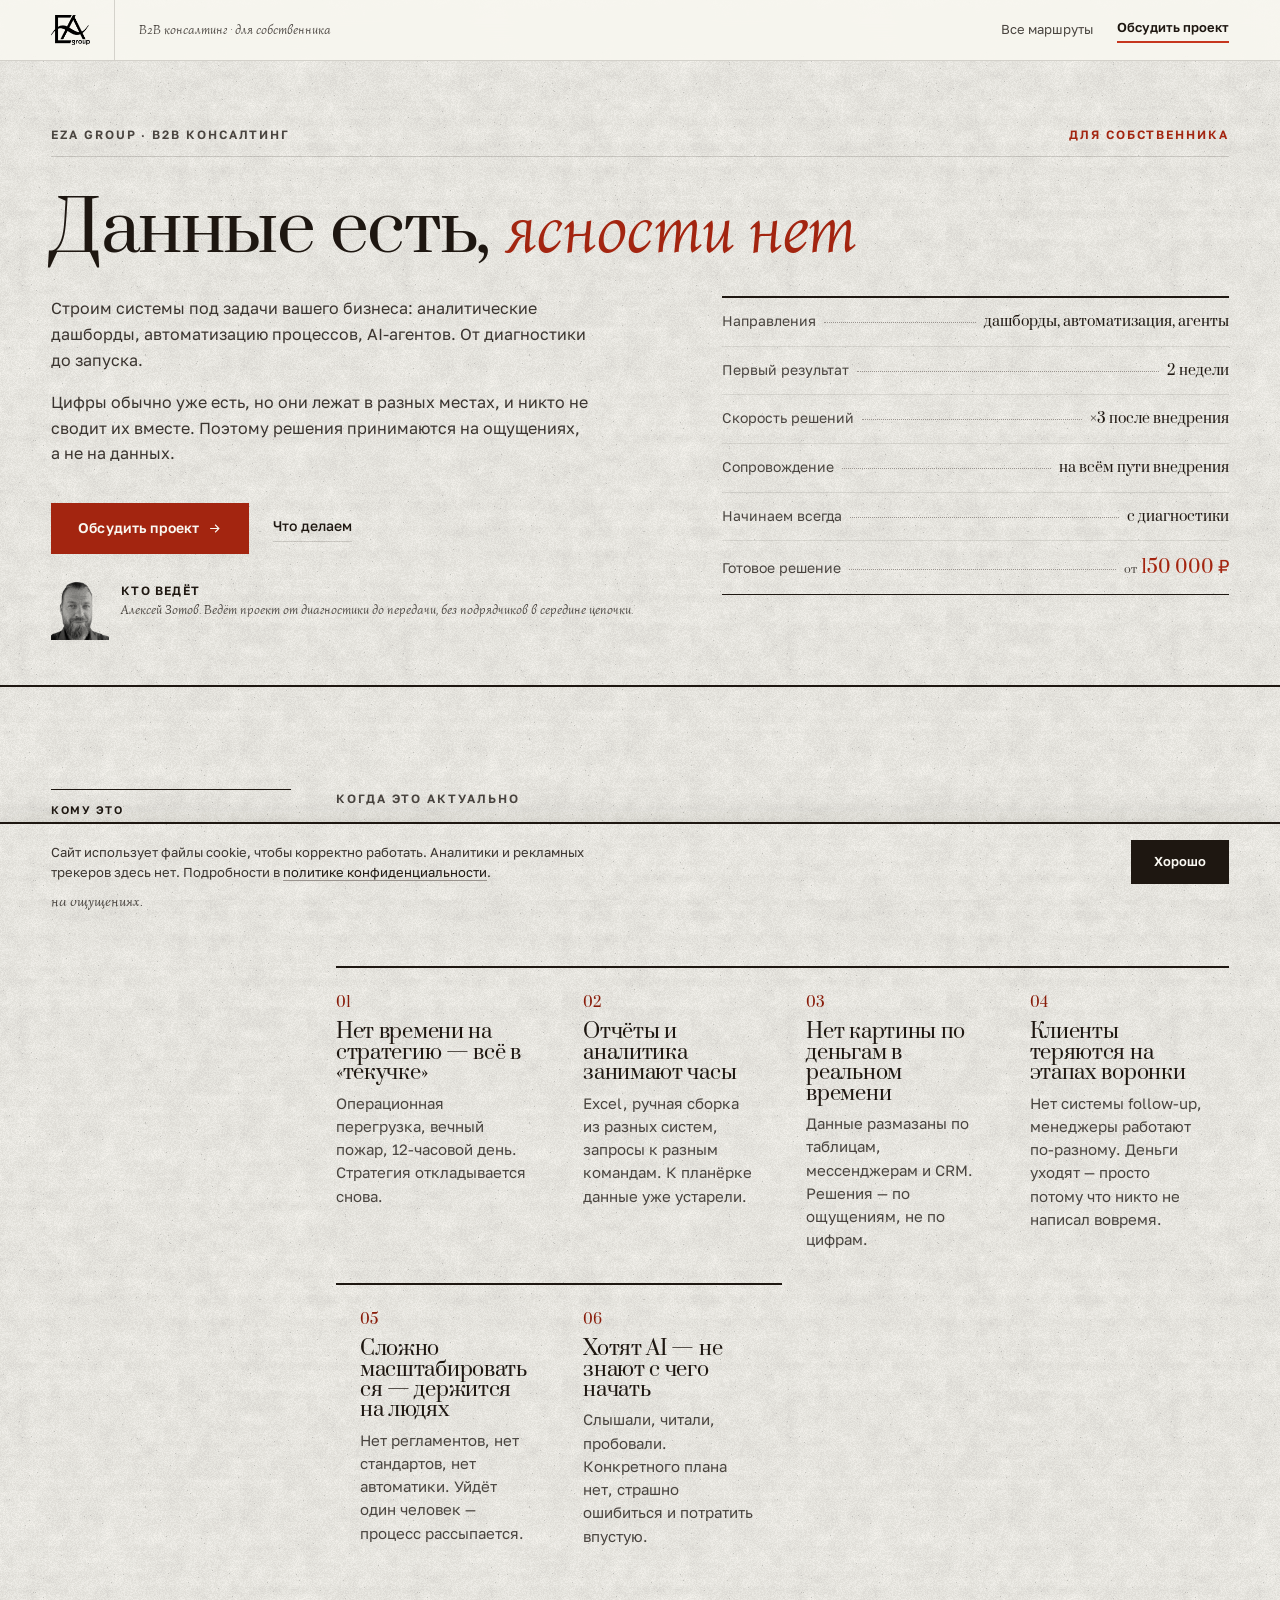
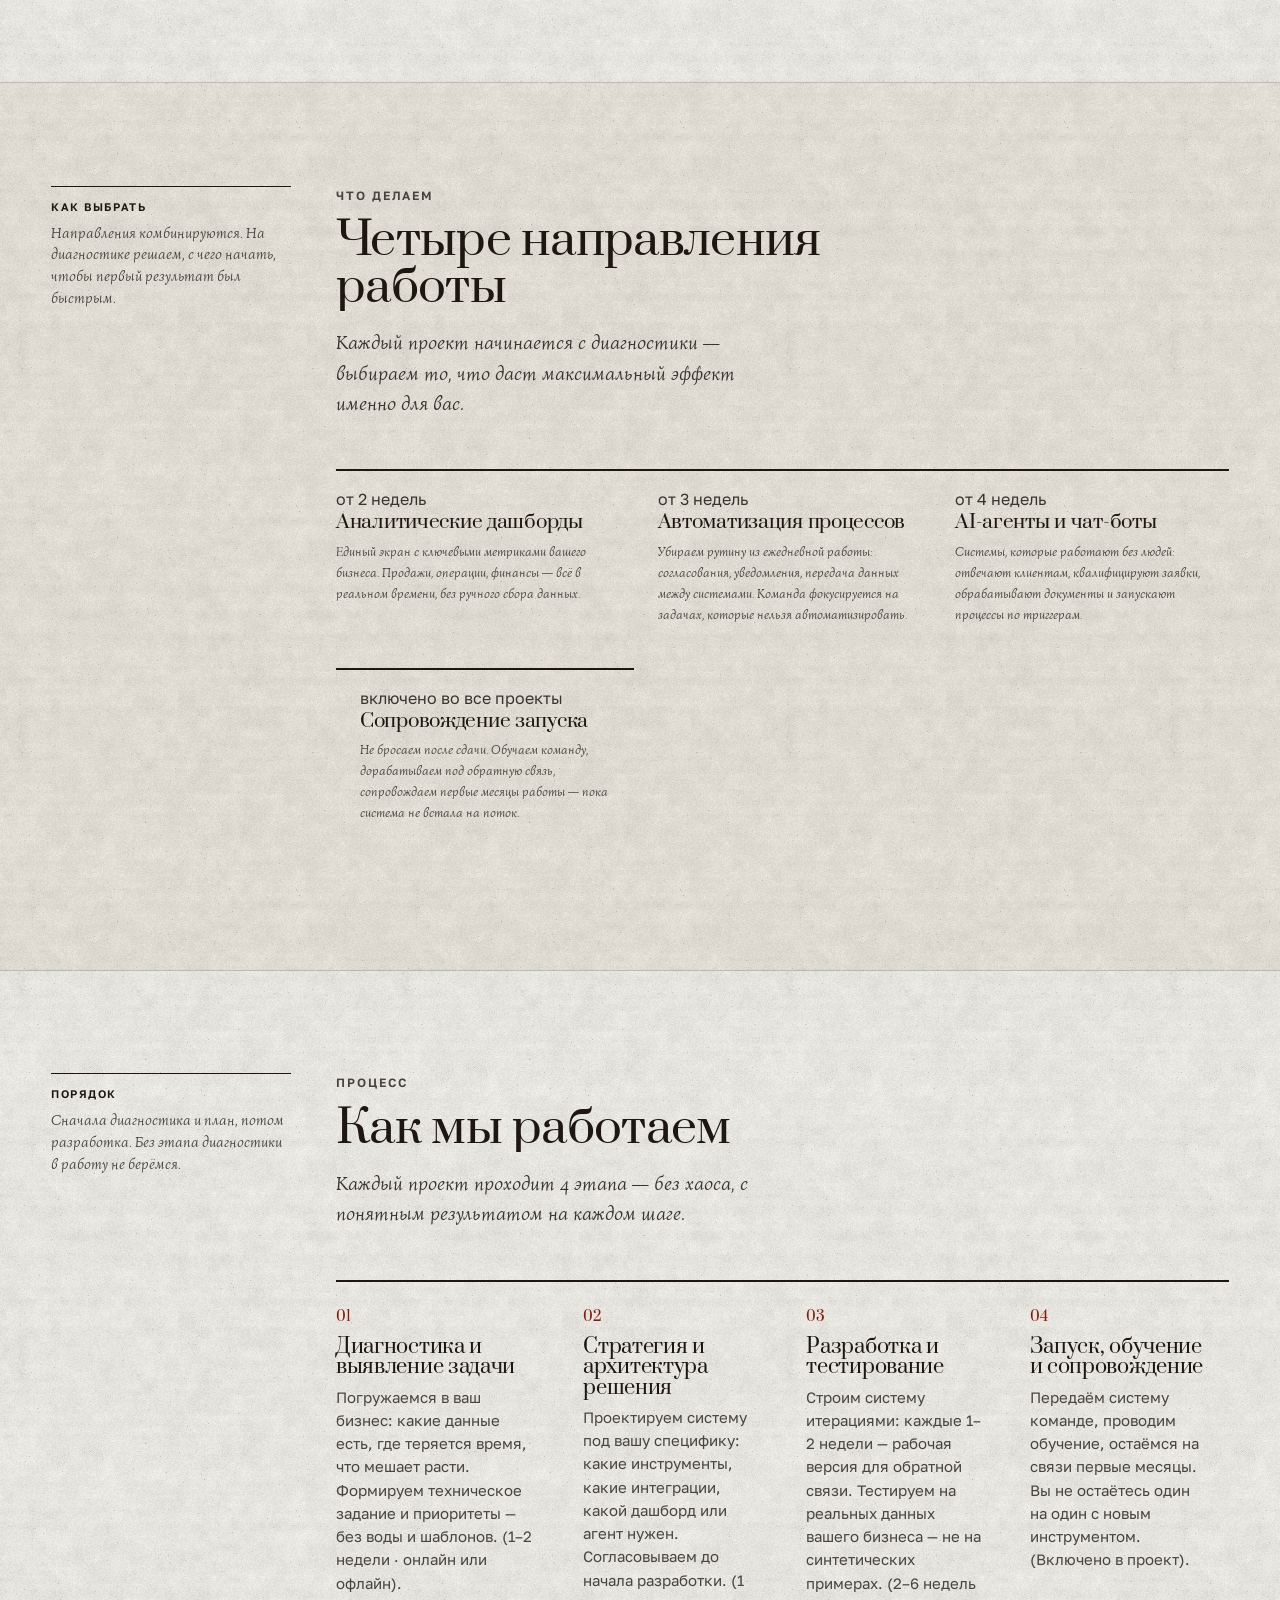
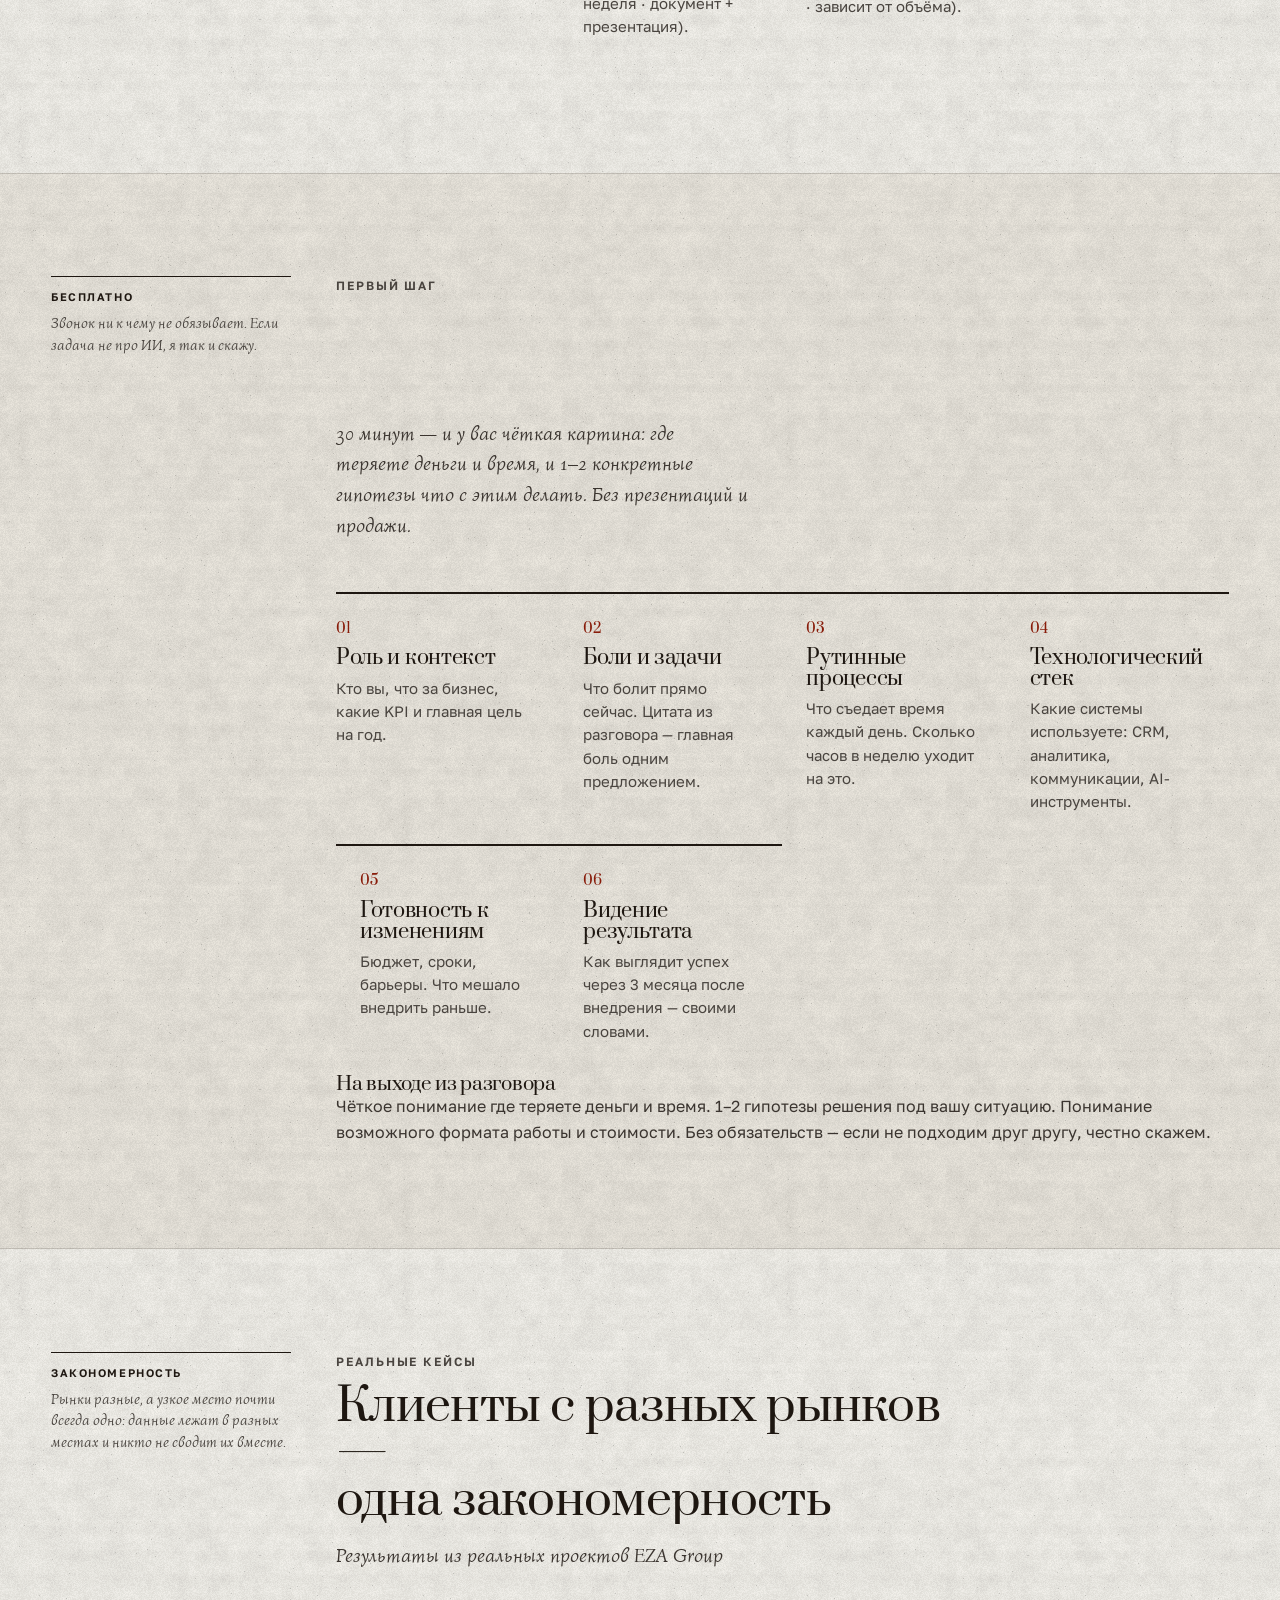
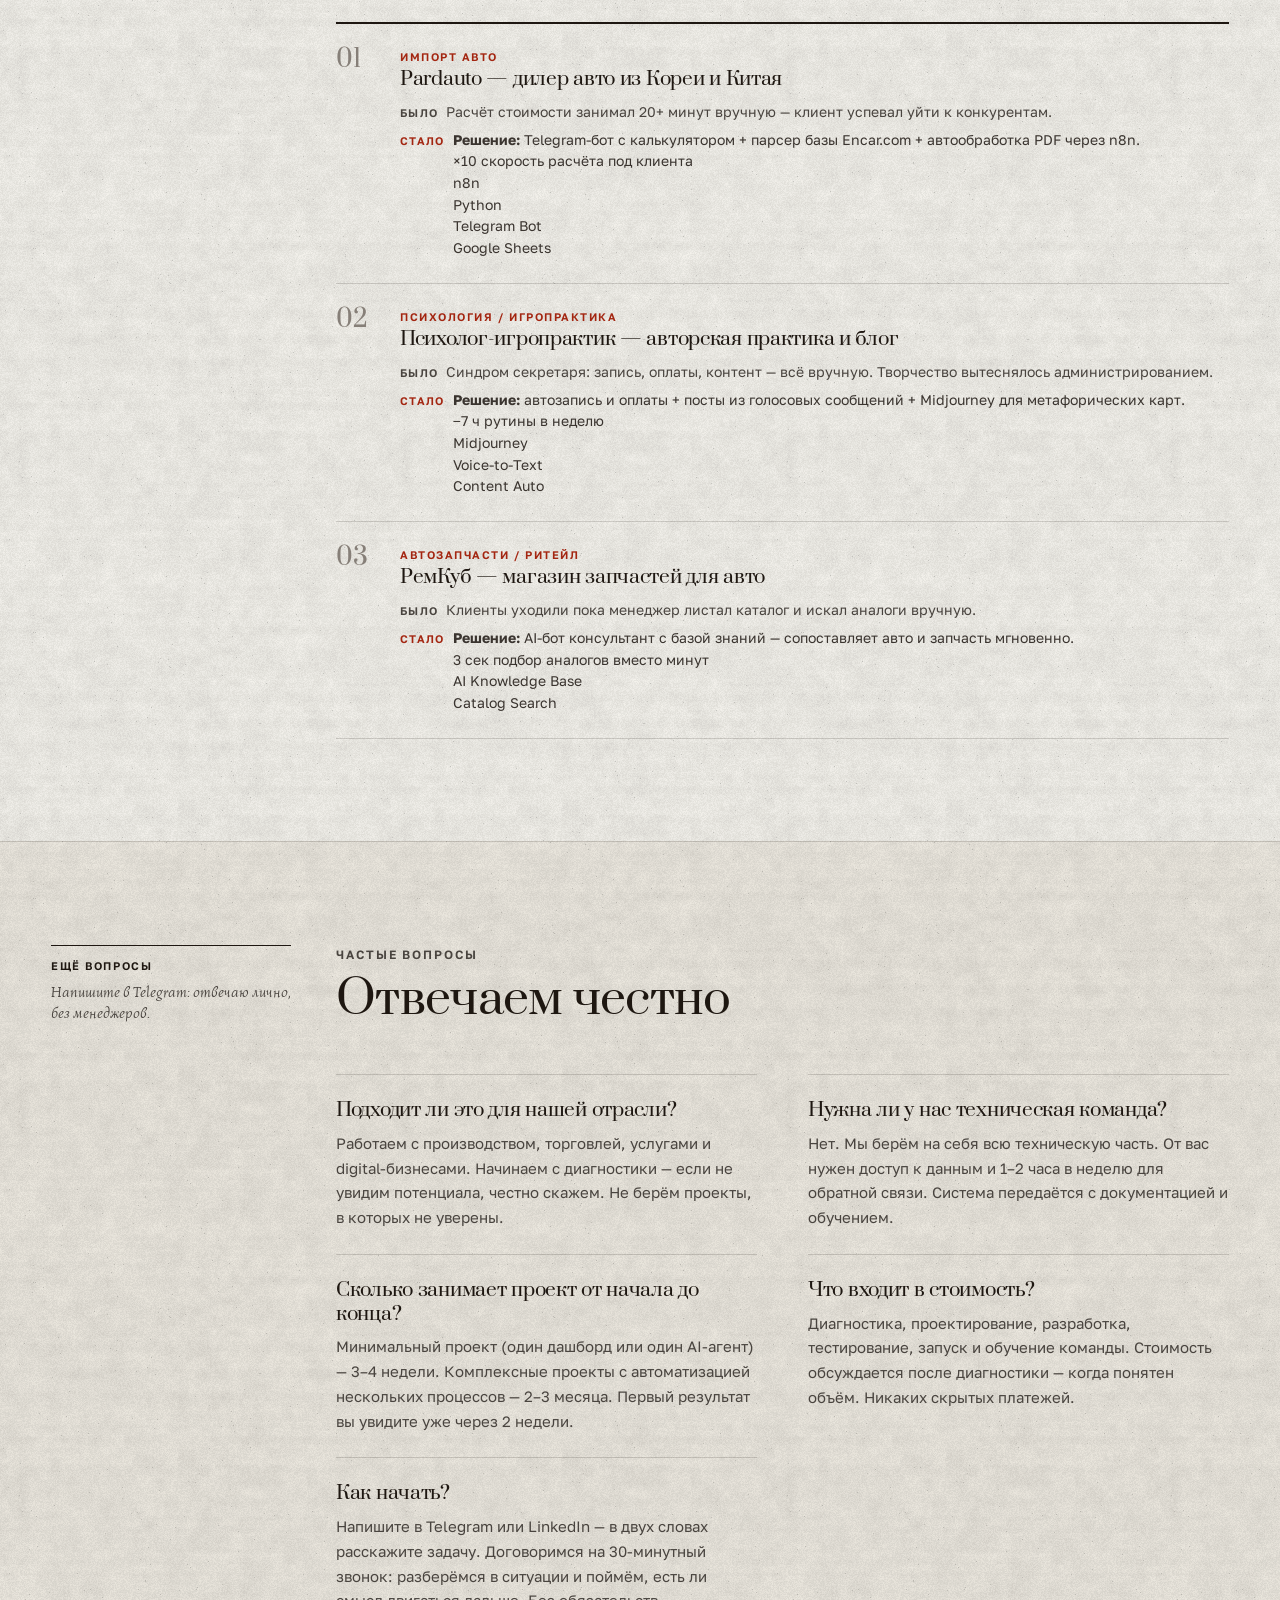
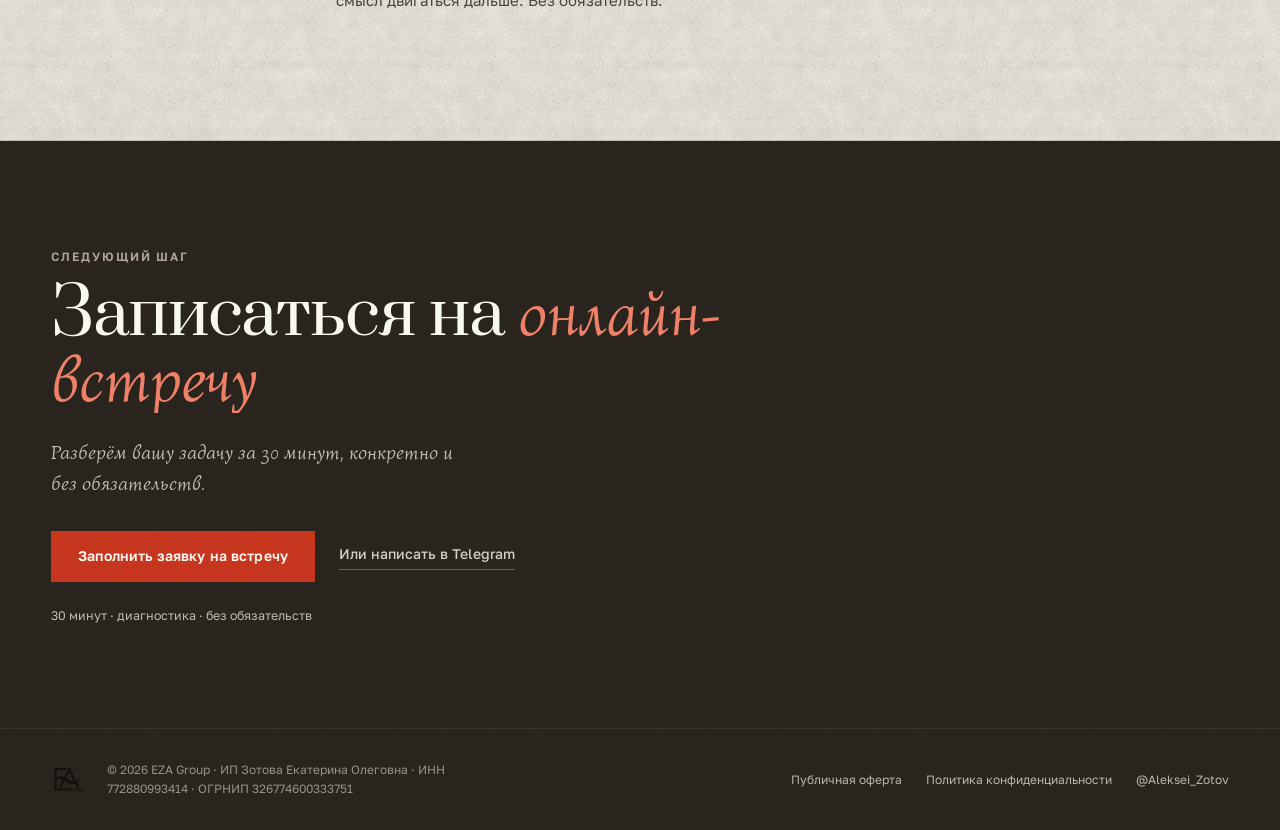
<file: consulting.html>
<!DOCTYPE html>
<html lang="ru">
<head>
<meta charset="UTF-8">
<meta name="viewport" content="width=device-width, initial-scale=1.0">
<title>B2B консалтинг — EZA Group</title>
<link rel="icon" type="image/png" href="assets/logo-eza.png">
<meta name="description" content="Аналитические дашборды, автоматизация процессов и AI-агенты под задачи вашего бизнеса. От диагностики до запуска.">

<link rel="canonical" href="https://ezagroup.ru/consulting.html">
<meta property="og:type" content="website">
<meta property="og:site_name" content="EZA Group">
<meta property="og:locale" content="ru_RU">
<meta property="og:title" content="B2B консалтинг — EZA Group">
<meta property="og:description" content="Аналитические дашборды, автоматизация процессов и AI-агенты под задачи вашего бизнеса. От диагностики до запуска.">
<meta property="og:url" content="https://ezagroup.ru/consulting.html">
<meta property="og:image" content="https://ezagroup.ru/assets/og-cover.jpg">
<meta property="og:image:width" content="1200">
<meta property="og:image:height" content="630">
<meta property="og:image:alt" content="EZA Group — внедрение ИИ в работу людей и компаний">
<meta name="twitter:card" content="summary_large_image">
<meta name="twitter:title" content="B2B консалтинг — EZA Group">
<meta name="twitter:description" content="Аналитические дашборды, автоматизация процессов и AI-агенты под задачи вашего бизнеса. От диагностики до запуска.">
<meta name="twitter:image" content="https://ezagroup.ru/assets/og-cover.jpg">
<meta name="theme-color" content="#f5f3f1">
<link rel="stylesheet" href="assets/eza.css">
<style>
    /* ── ССЫЛКА К СОДЕРЖИМОМУ ───────────────────────────────────────
       Для тех, кто ходит с клавиатуры: не проходить шапку каждый раз. */
    .skip {
      position: absolute; left: -9999px; top: 0; z-index: 400;
      background: var(--ink); color: var(--paper); font-size: 0.875rem; font-weight: 600;
      padding: 12px 20px; text-decoration: none;
    }
    .skip:focus { left: 0; }


/* ═══════════════════════════════════════════════════════════════════
   КОРПОРАТИВНАЯ СТРАНИЦА
   Та же система, что на наставничестве, но регистр другой: там
   журнальный очерк про человека, здесь деловой документ. Меньше
   курсива, больше таблиц, цифр и отточий.
   Разметка калькулятора перенесена один в один (скрипт держится за
   id, name/value, data-* и порядок узлов), меняется только CSS.
   ═══════════════════════════════════════════════════════════════════ */

/* ── ШАПКА ДОКУМЕНТА ВМЕСТО ПЕРВОГО ЭКРАНА ─────────────────────── */

.doc { border-bottom: 2px solid var(--ink); padding-block: clamp(36px, 5vw, 72px) clamp(28px, 3.5vw, 48px); }

.doc-line {
  display: flex; align-items: baseline; gap: var(--space-md); flex-wrap: wrap;
  padding-bottom: var(--space-sm); border-bottom: 1px solid var(--rule);
  margin-bottom: clamp(24px, 3vw, 40px);
}
.doc-line .kicker-red { margin-inline-start: auto; }

.doc h1 {
  font-size: clamp(2.3rem, 5.4vw, 5.25rem); line-height: .97;
  letter-spacing: -0.022em; max-width: 17ch;
  margin-bottom: clamp(20px, 2.5vw, 32px);
}
.doc h1 em { font-family: var(--font-note); font-style: italic; color: var(--red-deep); }

.doc-body {
  display: grid; grid-template-columns: minmax(0, 1.1fr) minmax(300px, .9fr);
  gap: clamp(28px, 4vw, 64px); align-items: start;
}
.doc-body p { max-width: 54ch; }
.doc-body p + p { margin-top: var(--space-md); }

/* правая колонка: параметры предложения, набранные как выписка */
.facts { border-top: 2px solid var(--ink); }
.fact {
  display: flex; align-items: baseline; gap: var(--space-xs); flex-wrap: wrap;
  padding-block: var(--space-sm); border-bottom: 1px solid var(--rule-soft);
  font-size: 0.875rem;
}
.fact-l { color: var(--muted); white-space: nowrap; }
.fact-lead { flex: 1; border-bottom: 1px dotted var(--faint); transform: translateY(-3px); min-width: 16px; }
.fact-v { font-family: var(--font-display); color: var(--ink); margin-inline-start: auto; }  /* без nowrap: при тексте 200% длинное значение выталкивало страницу */
.fact-v small { font-size: .62em; color: var(--muted); }
.fact.is-total .fact-v { color: var(--red-deep); font-size: 1.125rem; }
.fact.is-total { border-bottom-color: var(--ink); }

.doc-actions { display: flex; align-items: center; gap: var(--space-lg); flex-wrap: wrap; margin-top: clamp(24px, 3vw, 36px); }

/* кто ведёт: на полях, мелко — здесь покупают не человека, а снятие риска */
.who { display: flex; gap: var(--space-sm); align-items: flex-start; }
.who img {
  width: 58px; height: 58px; object-fit: contain; object-position: bottom;
  filter: grayscale(1) contrast(1.06); mix-blend-mode: multiply; flex-shrink: 0;
}
.who-t { font-family: var(--font-note); font-style: italic; font-size: 0.8125rem; line-height: 1.45; color: var(--muted); }
.who-t b { display: block; font-style: normal; font-family: var(--font-body); font-weight: 600; font-size: 0.75rem; letter-spacing: .1em; text-transform: uppercase; color: var(--ink); margin-bottom: 2px; }

@media (max-width: 860px) {
  .doc-body { grid-template-columns: minmax(0, 1fr); }
}

/* ── КАЛЬКУЛЯТОР КАК РАСЧЁТНЫЙ ЛИСТ ─────────────────────────────── */

/* три пояснения сверху: колонки с линейкой, а не карточки */
.calc-how {
  display: grid; grid-template-columns: repeat(auto-fit, minmax(min(230px, 100%), 1fr));
  gap: 0; margin-bottom: clamp(32px, 4vw, 52px);
}
.calc-how-card { padding: var(--space-md) var(--space-lg) var(--space-lg) 0; border-top: 2px solid var(--ink); }
.calc-how-card + .calc-how-card { padding-inline-start: var(--space-lg); }
.calc-how-card strong { display: block; font-family: var(--font-display); font-weight: 400; font-size: 1rem; color: var(--ink); margin-bottom: var(--space-xs); }
.calc-how-card p { font-size: 0.8125rem; line-height: 1.55; color: var(--muted); margin-bottom: var(--space-xs); }
.calc-how-card span { font-family: var(--font-note); font-style: italic; font-size: 0.8125rem; color: var(--red-deep); }

.calc-layout {
  display: grid; grid-template-columns: minmax(0, 1.05fr) minmax(300px, .95fr);
  gap: clamp(28px, 4vw, 56px); align-items: start;
}
@media (max-width: 980px) { .calc-layout { grid-template-columns: minmax(0, 1fr); } }

/* ЛЕВАЯ ЧАСТЬ: бланк ввода */
.calc-panel { border-top: 2px solid var(--ink); }
.calc-panel-title, .calc-block-label {
  font-size: 0.6875rem; font-weight: 600; letter-spacing: .14em; text-transform: uppercase;
  color: var(--muted); padding-top: var(--space-md); margin-bottom: var(--space-sm);
}
.calc-block { padding-top: var(--space-lg); margin-top: var(--space-lg); border-top: 1px solid var(--rule); }

/* переключатель: два поля бланка, выбранное залито чернилами */
.calc-seg { display: flex; flex-wrap: wrap; gap: 0; border: 1px solid var(--ink); width: fit-content; max-width: 100%; }
.calc-seg label { position: relative; cursor: pointer; }
.calc-seg label + label { border-inline-start: 1px solid var(--ink); }
.calc-seg input { position: absolute; opacity: 0; pointer-events: none; }
.calc-seg span { display: block; padding: 9px 16px; font-size: 0.8125rem; font-weight: 500; color: var(--ink); transition: background .18s var(--ease), color .18s var(--ease); }
.calc-seg input:checked + span { background: var(--ink); color: var(--paper); }
.calc-seg label:hover span { background: color-mix(in oklch, var(--ink) 8%, transparent); }
.calc-seg input:checked + span:hover { background: var(--ink); }
.calc-seg input:focus-visible + span { outline: 2px solid var(--red); outline-offset: 2px; }

/* число сотрудников: крупная цифра как в бланке */
.calc-num-row { display: flex; align-items: baseline; gap: var(--space-sm); }
.calc-num { font-family: var(--font-display); font-size: clamp(2.25rem, 4vw, 3.25rem); line-height: 1; color: var(--ink); letter-spacing: -0.02em; }
.calc-num-label { font-size: 0.875rem; color: var(--muted); }
.calc-rate { font-family: var(--font-note); font-style: italic; font-size: 0.8125rem; color: var(--muted); margin-top: var(--space-2xs); }

/* ползунок: волосяная линия и квадратный бегунок-метка */
.calc-range { -webkit-appearance: none; appearance: none; width: 100%; height: 24px; margin-top: var(--space-md); background: transparent; cursor: pointer; }
.calc-range::-webkit-slider-runnable-track { height: 1px; background: var(--ink); }
.calc-range::-webkit-slider-thumb { -webkit-appearance: none; width: 13px; height: 13px; border-radius: 0; background: var(--red-deep); margin-top: -6px; transition: transform .15s var(--ease); }
.calc-range:active::-webkit-slider-thumb { transform: scale(1.15); }
.calc-range::-moz-range-track { height: 1px; background: var(--ink); }
.calc-range::-moz-range-thumb { width: 13px; height: 13px; border: 0; border-radius: 0; background: var(--red-deep); }
.calc-range:focus-visible { outline: 2px solid var(--red); outline-offset: 4px; }
.calc-ticks { display: flex; justify-content: space-between; font-size: 0.72rem; color: var(--muted); margin-top: -2px; }  /* не --faint: мелкому тексту нужно 4.5:1 */

.calc-tip {
  display: flex; gap: var(--space-xs); align-items: flex-start;
  margin-top: var(--space-md); padding: var(--space-sm) var(--space-md);
  background: var(--paper-2); border: 1px solid var(--rule);
  font-family: var(--font-note); font-style: italic; font-size: 0.8125rem; line-height: 1.5; color: var(--ink-soft);
}
.calc-tip[hidden] { display: none; }
.calc-tip svg { width: 15px; height: 15px; flex-shrink: 0; margin-top: 2px; color: var(--red); }
.calc-tip button {
  font: inherit; font-style: normal; font-family: var(--font-body); font-size: 0.8125rem; font-weight: 600;
  background: none; border: 0; border-bottom: 1px solid var(--red); color: var(--red-deep);
  cursor: pointer; padding: 0 0 1px;
}

/* степпер групп */
.calc-groups { display: flex; align-items: center; justify-content: space-between; gap: var(--space-md); flex-wrap: wrap; }
.calc-groups-label { font-size: 0.875rem; color: var(--ink); }
.calc-groups-hint { display: block; font-family: var(--font-note); font-style: italic; font-size: 0.8125rem; color: var(--muted); }
.calc-step { display: flex; align-items: center; border: 1px solid var(--ink); }
.calc-step button {
  width: 34px; height: 34px; font: inherit; font-size: 1rem; line-height: 1;
  background: none; border: 0; color: var(--ink); cursor: pointer;
  transition: background .18s var(--ease), color .18s var(--ease);
}
.calc-step button:hover:not(:disabled) { background: var(--ink); color: var(--paper); }
.calc-step button:disabled { color: var(--faint); cursor: default; }
.calc-step-val { font-family: var(--font-display); font-size: 1rem; min-width: 34px; text-align: center; border-inline: 1px solid var(--ink); line-height: 34px; }
.calc-split { font-family: var(--font-note); font-style: italic; font-size: 0.8125rem; color: var(--muted); margin-top: var(--space-sm); }
.calc-block[hidden] { display: none; }

/* СТРОКИ СМЕТЫ: название, отточие, цена */
.calc-opt {
  display: grid; grid-template-columns: 18px minmax(0, 1fr) auto;
  column-gap: var(--space-sm); row-gap: 2px; align-items: baseline;
  padding-block: var(--space-sm); border-bottom: 1px solid var(--rule-soft);
  cursor: pointer;
}
.calc-opt[hidden] { display: none; }   /* в исходнике этого правила нет, опция не скрывалась */
.calc-opt:hover .calc-box { border-color: var(--ink); }
.calc-opt input { position: absolute; opacity: 0; width: 0; height: 0; }
.calc-box {
  grid-column: 1; grid-row: 1; align-self: center;
  width: 16px; height: 16px; border: 1px solid var(--faint);
  display: flex; align-items: center; justify-content: center;
  transition: background .16s var(--ease), border-color .16s var(--ease);
}
.calc-box svg { width: 11px; height: 11px; color: transparent; }
.calc-opt input:checked ~ .calc-box { background: var(--ink); border-color: var(--ink); }
.calc-opt input:checked ~ .calc-box svg { color: var(--paper); }
.calc-opt input:focus-visible ~ .calc-box { outline: 2px solid var(--red); outline-offset: 2px; }
.calc-opt-text { display: contents; }
.calc-opt-name {
  grid-column: 2; grid-row: 1; display: flex; align-items: baseline;
  font-size: 1rem; color: var(--ink);
}
.calc-opt-name::after { content: ''; flex: 1; border-bottom: 1px dotted var(--faint); margin: 0 var(--space-xs); transform: translateY(-3px); min-width: 12px; }
.calc-opt-price { grid-column: 3; grid-row: 1; font-family: var(--font-display); font-size: 0.9375rem; color: var(--ink); white-space: nowrap; }
.calc-opt-desc { grid-column: 2 / -1; grid-row: 2; font-size: 0.8125rem; line-height: 1.5; color: var(--muted); }
.calc-opt input:checked ~ .calc-opt-text .calc-opt-price,
.calc-opt:has(input:checked) .calc-opt-price { color: var(--red-deep); }

/* ПРАВАЯ ЧАСТЬ: сам счёт */
.calc-result {
  position: sticky; top: 76px;
  border-top: 2px solid var(--ink); border-bottom: 2px solid var(--ink);
  padding-block: var(--space-lg);
  background-color: var(--paper-2);
  background-image: url('assets/paper-grain.png'); background-repeat: repeat; background-blend-mode: multiply;
  padding-inline: var(--space-lg);
}
@media (max-width: 980px) { .calc-result { position: static; } }
.calc-result-label { font-size: 0.6875rem; font-weight: 600; letter-spacing: .14em; text-transform: uppercase; color: var(--muted); margin-bottom: var(--space-sm); }
.calc-total-main { font-family: var(--font-display); font-size: clamp(1.75rem, 3vw, 2.75rem); line-height: 1.05; letter-spacing: -0.02em; color: var(--red-deep); }
.calc-total-sub { font-family: var(--font-note); font-style: italic; font-size: 0.875rem; color: var(--muted); margin-top: var(--space-2xs); }

.calc-meta { display: flex; gap: var(--space-lg); flex-wrap: wrap; padding-block: var(--space-md); margin-top: var(--space-md); border-top: 1px solid var(--rule); }
.calc-meta-item { display: flex; flex-direction: column; gap: 1px; }
.calc-meta-item strong { font-family: var(--font-display); font-weight: 400; font-size: 1rem; color: var(--ink); }
.calc-meta-item span { font-size: 0.75rem; color: var(--muted); }

.calc-lines { list-style: none; border-top: 1px solid var(--rule); padding-top: var(--space-sm); }
.calc-lines li { display: flex; align-items: baseline; font-size: 0.875rem; padding-block: 5px; }
.calc-lines li span { flex: 1; display: flex; align-items: baseline; color: var(--ink-soft); }
.calc-lines li span::after { content: ''; flex: 1; border-bottom: 1px dotted var(--faint); margin: 0 var(--space-xs); transform: translateY(-3px); min-width: 12px; }
.calc-lines li b { font-family: var(--font-display); font-weight: 400; color: var(--ink); white-space: nowrap; }

.calc-includes { list-style: none; margin-top: var(--space-md); padding-top: var(--space-md); border-top: 1px solid var(--rule); display: flex; flex-direction: column; gap: 6px; }
.calc-includes li { display: flex; gap: var(--space-xs); align-items: flex-start; font-size: 0.8125rem; line-height: 1.5; color: var(--ink-soft); }
.calc-includes svg { width: 13px; height: 13px; flex-shrink: 0; margin-top: 3px; color: var(--red); }

.calc-compare { font-family: var(--font-note); font-style: italic; font-size: 0.8125rem; line-height: 1.55; color: var(--muted); margin-top: var(--space-md); padding-top: var(--space-md); border-top: 1px solid var(--rule); }
.calc-compare strong { font-style: normal; font-family: var(--font-body); font-weight: 600; font-size: 0.8125rem; color: var(--ink); }

.calc-btn {
  display: flex; align-items: center; justify-content: center; gap: var(--space-xs);
  width: 100%; margin-top: var(--space-lg); padding: 13px 20px;
  font: inherit; font-size: 0.875rem; font-weight: 600;
  background: var(--red-deep); color: var(--paper); border: 1px solid var(--red-deep);
  cursor: pointer; transition: background .2s var(--ease), border-color .2s var(--ease);
}
.calc-btn:hover { background: var(--ink); border-color: var(--ink); }
.calc-btn svg { width: 15px; height: 15px; }
.calc-btn-note { font-size: 0.75rem; color: var(--muted); margin-top: var(--space-xs); line-height: 1.45; }

.calc-disclaimer {
  margin-top: clamp(28px, 3.5vw, 44px); padding-top: var(--space-md);
  border-top: 1px solid var(--rule);
  font-family: var(--font-note); font-style: italic; font-size: 0.875rem; line-height: 1.6; color: var(--muted);
  max-width: 78ch;
}
.calc-disclaimer strong { font-style: normal; font-family: var(--font-body); font-weight: 600; font-size: 0.875rem; color: var(--ink); }

/* тост */
.toast {
  position: fixed; left: 50%; bottom: 24px; transform: translateX(-50%) translateY(12px);
  background: var(--ink); color: var(--paper); font-size: 0.8125rem;
  padding: 10px 18px; opacity: 0; pointer-events: none; z-index: 300;
  transition: opacity .22s var(--ease), transform .22s var(--ease);
}
.toast.is-on { opacity: 1; transform: translateX(-50%) translateY(0); }

/* на узком экране длинное значение не помещается рядом с отточием:
   прячем отточие и разрешаем значению уходить на свою строку */
@media (max-width: 560px) {
  .fact { flex-wrap: wrap; }
  .fact-lead { display: none; }
  .fact-v { margin-inline-start: auto; }
  .calc-result { padding-inline: var(--space-md); }
}

/* ── РУБРИКИ: задачи по ролям ───────────────────────────────────── */
.roles { display: grid; grid-template-columns: repeat(auto-fit, minmax(min(270px, 100%), 1fr)); gap: 0; }
.role { padding: var(--space-md) var(--space-lg) var(--space-xl) 0; border-top: 2px solid var(--ink); margin-top: -1px; }
.role + .role { padding-inline-start: var(--space-lg); }
.role h3 { font-size: 1.1875rem; margin-bottom: var(--space-xs); }
.role-sub { font-family: var(--font-note); font-style: italic; font-size: 0.8125rem; color: var(--muted); margin-bottom: var(--space-sm); }
.role ul { list-style: none; display: flex; flex-direction: column; }
.role li { font-size: 0.9375rem; line-height: 1.5; color: var(--ink-soft); padding-block: 7px; border-top: 1px solid var(--rule-soft); }
.role li:first-child { border-top: 0; }

/* ── ДЕЛА: кейсы как подшивка ──────────────────────────────────── */
.files { border-top: 2px solid var(--ink); }
.file { display: grid; grid-template-columns: 48px minmax(0, 1fr); gap: var(--space-md); padding-block: var(--space-lg); border-bottom: 1px solid var(--rule); }
.file-n { font-family: var(--font-display); font-size: 1.5rem; color: oklch(60% 0.013 62); line-height: 1; }  /* не --faint: крупному тексту нужно 3:1 */
.file-tag { font-size: 0.6875rem; font-weight: 600; letter-spacing: .14em; text-transform: uppercase; color: var(--red-deep); display: block; margin-bottom: var(--space-2xs); }
.file h3 { font-size: 1.1875rem; margin-bottom: var(--space-sm); }
.file-was, .file-now { font-size: 0.875rem; line-height: 1.55; display: flex; gap: var(--space-xs); }
.file-was { color: var(--muted); }
.file-now { color: var(--ink-soft); margin-top: 6px; }
.file-was b, .file-now b { font-family: var(--font-body); font-weight: 600; font-size: 0.6875rem; letter-spacing: .12em; text-transform: uppercase; white-space: nowrap; padding-top: 3px; }
.file-now b { color: var(--red-deep); }

/* ── ДВЕ ПАНЕЛИ: что нужно и что с данными ─────────────────────── */
.panels { display: grid; grid-template-columns: repeat(auto-fit, minmax(min(290px, 100%), 1fr)); gap: clamp(28px, 4vw, 56px); }
.panel-x { border-top: 2px solid var(--ink); padding-top: var(--space-md); }
.panel-x h3 { font-size: 1.1875rem; margin-bottom: var(--space-sm); }
.panel-x ul { list-style: none; display: flex; flex-direction: column; }
.panel-x li { font-size: 0.9375rem; line-height: 1.55; color: var(--ink-soft); padding-block: 8px; padding-inline-start: 16px; position: relative; border-top: 1px solid var(--rule-soft); }
.panel-x li:first-child { border-top: 0; }
.panel-x li::before { content: ''; position: absolute; left: 0; top: 16px; width: 8px; height: 1px; background: var(--red); }
.panel-note { font-family: var(--font-note); font-style: italic; font-size: 0.8125rem; color: var(--muted); margin-top: var(--space-sm); }

.finale-note { font-size: 0.78rem; color: oklch(62% 0.012 70); margin-top: var(--space-lg); }
</style>
<script type="application/ld+json">{"@context":"https://schema.org","@type":"FAQPage","mainEntity":[{"@type":"Question","name":"Подходит ли это для нашей отрасли?","acceptedAnswer":{"@type":"Answer","text":"Работаем с производством, торговлей, услугами и digital-бизнесами. Начинаем с диагностики — если не увидим потенциала, честно скажем. Не берём проекты, в которых не уверены."}},{"@type":"Question","name":"Нужна ли у нас техническая команда?","acceptedAnswer":{"@type":"Answer","text":"Нет. Мы берём на себя всю техническую часть. От вас нужен доступ к данным и 1–2 часа в неделю для обратной связи. Система передаётся с документацией и обучением."}},{"@type":"Question","name":"Сколько занимает проект от начала до конца?","acceptedAnswer":{"@type":"Answer","text":"Минимальный проект (один дашборд или один AI-агент) — 3–4 недели. Комплексные проекты с автоматизацией нескольких процессов — 2–3 месяца. Первый результат вы увидите уже через 2 недели."}},{"@type":"Question","name":"Что входит в стоимость?","acceptedAnswer":{"@type":"Answer","text":"Диагностика, проектирование, разработка, тестирование, запуск и обучение команды. Стоимость обсуждается после диагностики — когда понятен объём. Никаких скрытых платежей."}},{"@type":"Question","name":"Как начать?","acceptedAnswer":{"@type":"Answer","text":"Напишите в Telegram или LinkedIn — в двух словах расскажите задачу. Договоримся на 30-минутный звонок: разберёмся в ситуации и поймём, есть ли смысл двигаться дальше. Без обязательств."}}]}</script>
</head>
<body>
<a class="skip" href="#main">Перейти к содержимому</a>

<header class="masthead">
  <div class="masthead-in">
    <a href="index.html" aria-label="EZA Group"><img src="assets/logo-eza.png" alt="EZA Group"></a>
    <span class="masthead-issue">B2B консалтинг · для собственника</span>
    <a class="masthead-back" href="index.html">Все маршруты</a>
    <a class="masthead-cta" href="#cta">Обсудить проект</a>
  </div>
</header>

<main id="main" tabindex="-1">

<!-- ═══ ШАПКА ДОКУМЕНТА ════════════════════════════════════════ -->
<section class="doc">
  <div class="wrap">
    <div class="doc-line">
      <span class="kicker">EZA Group · B2B консалтинг</span>
      <span class="kicker kicker-red">Для собственника</span>
    </div>

    <h1>Данные есть, <em>ясности нет</em></h1>

    <div class="doc-body">
      <div>
        <p>Строим системы под задачи вашего бизнеса: аналитические дашборды, автоматизацию процессов, AI-агентов. От диагностики до запуска.</p>
        <p>Цифры обычно уже есть, но они лежат в разных местах, и никто не сводит их вместе. Поэтому решения принимаются на ощущениях, а не на данных.</p>

        <div class="doc-actions">
          <a class="btn btn--go" href="#cta">
            Обсудить проект
            <svg viewBox="0 0 24 24" fill="none" stroke="currentColor" stroke-width="1.8" aria-hidden="true"><path d="M5 12h14M13 6l6 6-6 6"/></svg>
          </a>
          <a class="btn-text" href="#services">Что делаем</a>
        </div>

        <div class="who" style="margin-top: 28px">
          <img src="assets/portrait-head.webp" alt="Алексей Зотов">
          <span class="who-t">
            <b>Кто ведёт</b>
            Алексей Зотов. Ведёт проект от диагностики до передачи, без подрядчиков в середине цепочки.
          </span>
        </div>
      </div>

      <div class="facts">
        <div class="fact">
          <span class="fact-l">Направления</span><span class="fact-lead"></span>
          <span class="fact-v">дашборды, автоматизация, агенты</span>
        </div>
        <div class="fact">
          <span class="fact-l">Первый результат</span><span class="fact-lead"></span>
          <span class="fact-v">2 недели</span>
        </div>
        <div class="fact">
          <span class="fact-l">Скорость решений</span><span class="fact-lead"></span>
          <span class="fact-v">×3 после внедрения</span>
        </div>
        <div class="fact">
          <span class="fact-l">Сопровождение</span><span class="fact-lead"></span>
          <span class="fact-v">на всём пути внедрения</span>
        </div>
        <div class="fact">
          <span class="fact-l">Начинаем всегда</span><span class="fact-lead"></span>
          <span class="fact-v">с диагностики</span>
        </div>
        <div class="fact is-total">
          <span class="fact-l">Готовое решение</span><span class="fact-lead"></span>
          <span class="fact-v"><small>от</small> 150 000 ₽</span>
        </div>
      </div>
    </div>
  </div>
</section>

<section class="band">
  <div class="spread">
    <aside class="marg">
      <b>Кому это</b>
      Собственнику и директору, у которых данные есть, а единой картины нет. Решения принимаются на ощущениях.
    </aside>
    <div class="col">
      <div class="band-head">
        <span class="kicker">Когда это актуально</span>
        <h2>Три признака, что пора действовать</h2>
      </div>
      <div class="steps">
        <div class="step">
          <span class="step-n">01</span>
          <h3>Нет времени на стратегию — всё в «текучке»</h3>
          <p>Операционная перегрузка, вечный пожар, 12-часовой день. Стратегия откладывается снова.</p>
        </div>
        <div class="step">
          <span class="step-n">02</span>
          <h3>Отчёты и аналитика занимают часы</h3>
          <p>Excel, ручная сборка из разных систем, запросы к разным командам. К планёрке данные уже устарели.</p>
        </div>
        <div class="step">
          <span class="step-n">03</span>
          <h3>Нет картины по деньгам в реальном времени</h3>
          <p>Данные размазаны по таблицам, мессенджерам и CRM. Решения — по ощущениям, не по цифрам.</p>
        </div>
        <div class="step">
          <span class="step-n">04</span>
          <h3>Клиенты теряются на этапах воронки</h3>
          <p>Нет системы follow-up, менеджеры работают по-разному. Деньги уходят — просто потому что никто не написал вовремя.</p>
        </div>
        <div class="step">
          <span class="step-n">05</span>
          <h3>Сложно масштабироваться — держится на людях</h3>
          <p>Нет регламентов, нет стандартов, нет автоматики. Уйдёт один человек — процесс рассыпается.</p>
        </div>
        <div class="step">
          <span class="step-n">06</span>
          <h3>Хотят AI — не знают с чего начать</h3>
          <p>Слышали, читали, пробовали. Конкретного плана нет, страшно ошибиться и потратить впустую.</p>
        </div>
      </div>
    </div>
  </div>
</section>

<section class="band band--tint">
  <div class="spread">
    <aside class="marg">
      <b>Как выбрать</b>
      Направления комбинируются. На диагностике решаем, с чего начать, чтобы первый результат был быстрым.
    </aside>
    <div class="col">
      <div class="band-head">
        <span class="kicker">Что делаем</span>
        <h2>Четыре направления работы</h2>
        <p class="lead">Каждый проект начинается с диагностики — выбираем то, что даст максимальный эффект именно для вас.</p>
      </div>
      <div class="roles">
        <div class="role">
          <span class="role-tag">от 2 недель</span>
          <h3>Аналитические дашборды</h3>
          <p class="role-sub">Единый экран с ключевыми метриками вашего бизнеса. Продажи, операции, финансы — всё в реальном времени, без ручного сбора данных.</p>
        </div>
        <div class="role">
          <span class="role-tag">от 3 недель</span>
          <h3>Автоматизация процессов</h3>
          <p class="role-sub">Убираем рутину из ежедневной работы: согласования, уведомления, передача данных между системами. Команда фокусируется на задачах, которые нельзя автоматизировать.</p>
        </div>
        <div class="role">
          <span class="role-tag">от 4 недель</span>
          <h3>AI-агенты и чат-боты</h3>
          <p class="role-sub">Системы, которые работают без людей: отвечают клиентам, квалифицируют заявки, обрабатывают документы и запускают процессы по триггерам.</p>
        </div>
        <div class="role">
          <span class="role-tag">включено во все проекты</span>
          <h3>Сопровождение запуска</h3>
          <p class="role-sub">Не бросаем после сдачи. Обучаем команду, дорабатываем под обратную связь, сопровождаем первые месяцы работы — пока система не встала на поток.</p>
        </div>
      </div>
    </div>
  </div>
</section>

<section class="band">
  <div class="spread">
    <aside class="marg">
      <b>Порядок</b>
      Сначала диагностика и план, потом разработка. Без этапа диагностики в работу не берёмся.
    </aside>
    <div class="col">
      <div class="band-head">
        <span class="kicker">Процесс</span>
        <h2>Как мы работаем</h2>
        <p class="lead">Каждый проект проходит 4 этапа — без хаоса, с понятным результатом на каждом шаге.</p>
      </div>
      <div class="steps">
        <div class="step">
          <span class="step-n">01</span>
          <h3>Диагностика и выявление задачи</h3>
          <p>Погружаемся в ваш бизнес: какие данные есть, где теряется время, что мешает расти. Формируем техническое задание и приоритеты — без воды и шаблонов. (1–2 недели · онлайн или офлайн).</p>
        </div>
        <div class="step">
          <span class="step-n">02</span>
          <h3>Стратегия и архитектура решения</h3>
          <p>Проектируем систему под вашу специфику: какие инструменты, какие интеграции, какой дашборд или агент нужен. Согласовываем до начала разработки. (1 неделя · документ + презентация).</p>
        </div>
        <div class="step">
          <span class="step-n">03</span>
          <h3>Разработка и тестирование</h3>
          <p>Строим систему итерациями: каждые 1–2 недели — рабочая версия для обратной связи. Тестируем на реальных данных вашего бизнеса — не на синтетических примерах. (2–6 недель · зависит от объёма).</p>
        </div>
        <div class="step">
          <span class="step-n">04</span>
          <h3>Запуск, обучение и сопровождение</h3>
          <p>Передаём систему команде, проводим обучение, остаёмся на связи первые месяцы. Вы не остаётесь один на один с новым инструментом. (Включено в проект).</p>
        </div>
      </div>
    </div>
  </div>
</section>

<section class="band band--tint">
  <div class="spread">
    <aside class="marg">
      <b>Бесплатно</b>
      Звонок ни к чему не обязывает. Если задача не про ИИ, я так и скажу.
    </aside>
    <div class="col">
      <div class="band-head">
        <span class="kicker">Первый шаг</span>
        <h2>Что происходит<br>на диагностическом звонке</h2>
        <p class="lead">30 минут — и у вас чёткая картина: где теряете деньги и время, и 1–2 конкретные гипотезы что с этим делать. Без презентаций и продажи.</p>
      </div>
      <div class="steps">
        <div class="step">
          <span class="step-n">01</span>
          <h3>Роль и контекст</h3>
          <p>Кто вы, что за бизнес, какие KPI и главная цель на год.</p>
        </div>
        <div class="step">
          <span class="step-n">02</span>
          <h3>Боли и задачи</h3>
          <p>Что болит прямо сейчас. Цитата из разговора — главная боль одним предложением.</p>
        </div>
        <div class="step">
          <span class="step-n">03</span>
          <h3>Рутинные процессы</h3>
          <p>Что съедает время каждый день. Сколько часов в неделю уходит на это.</p>
        </div>
        <div class="step">
          <span class="step-n">04</span>
          <h3>Технологический стек</h3>
          <p>Какие системы используете: CRM, аналитика, коммуникации, AI-инструменты.</p>
        </div>
        <div class="step">
          <span class="step-n">05</span>
          <h3>Готовность к изменениям</h3>
          <p>Бюджет, сроки, барьеры. Что мешало внедрить раньше.</p>
        </div>
        <div class="step">
          <span class="step-n">06</span>
          <h3>Видение результата</h3>
          <p>Как выглядит успех через 3 месяца после внедрения — своими словами.</p>
        </div>
      </div>
      <h3>На выходе из разговора</h3>
      <p>Чёткое понимание где теряете деньги и время. 1–2 гипотезы решения под вашу ситуацию. Понимание возможного формата работы и стоимости. Без обязательств — если не подходим друг другу, честно скажем.</p>
    </div>
  </div>
</section>

<section class="band">
  <div class="spread">
    <aside class="marg">
      <b>Закономерность</b>
      Рынки разные, а узкое место почти всегда одно: данные лежат в разных местах и никто не сводит их вместе.
    </aside>
    <div class="col">
      <div class="band-head">
        <span class="kicker">Реальные кейсы</span>
        <h2>Клиенты с разных рынков —<br>одна закономерность</h2>
        <p class="lead">Результаты из реальных проектов EZA Group</p>
      </div>
      <div class="files">
        <article class="file">
          <span class="file-n">01</span>
          <div>
            <span class="file-tag">Импорт авто</span>
            <h3>Pardauto — дилер авто из Кореи и Китая</h3>
            <p class="file-was"><b>Было</b><span>Расчёт стоимости занимал 20+ минут вручную — клиент успевал уйти к конкурентам.</span></p>
            <p class="file-now"><b>Стало</b><span><strong>Решение:</strong> Telegram-бот с калькулятором + парсер базы Encar.com + автообработка PDF через n8n.<br>×10 скорость расчёта под клиента<br>n8n<br>Python<br>Telegram Bot<br>Google Sheets</span></p>
          </div>
        </article>
        <article class="file">
          <span class="file-n">02</span>
          <div>
            <span class="file-tag">Психология / Игропрактика</span>
            <h3>Психолог-игропрактик — авторская практика и блог</h3>
            <p class="file-was"><b>Было</b><span>Синдром секретаря: запись, оплаты, контент — всё вручную. Творчество вытеснялось администрированием.</span></p>
            <p class="file-now"><b>Стало</b><span><strong>Решение:</strong> автозапись и оплаты + посты из голосовых сообщений + Midjourney для метафорических карт.<br>−7 ч рутины в неделю<br>Midjourney<br>Voice-to-Text<br>Content Auto</span></p>
          </div>
        </article>
        <article class="file">
          <span class="file-n">03</span>
          <div>
            <span class="file-tag">Автозапчасти / Ритейл</span>
            <h3>РемКуб — магазин запчастей для авто</h3>
            <p class="file-was"><b>Было</b><span>Клиенты уходили пока менеджер листал каталог и искал аналоги вручную.</span></p>
            <p class="file-now"><b>Стало</b><span><strong>Решение:</strong> AI-бот консультант с базой знаний — сопоставляет авто и запчасть мгновенно.<br>3 сек подбор аналогов вместо минут<br>AI Knowledge Base<br>Catalog Search</span></p>
          </div>
        </article>
      </div>
    </div>
  </div>
</section>

<section class="band band--tint">
  <div class="spread">
    <aside class="marg">
      <b>Ещё вопросы</b>
      Напишите в Telegram: отвечаю лично, без менеджеров.
    </aside>
    <div class="col">
      <div class="band-head">
        <span class="kicker">Частые вопросы</span>
        <h2>Отвечаем честно</h2>
      </div>
      <div class="qa">
        <div class="qa-item">
          <h3 class="qa-q">Подходит ли это для нашей отрасли?</h3>
          <div class="qa-a">Работаем с производством, торговлей, услугами и digital-бизнесами. Начинаем с диагностики — если не увидим потенциала, честно скажем. Не берём проекты, в которых не уверены.</div>
        </div>
        <div class="qa-item">
          <h3 class="qa-q">Нужна ли у нас техническая команда?</h3>
          <div class="qa-a">Нет. Мы берём на себя всю техническую часть. От вас нужен доступ к данным и 1–2 часа в неделю для обратной связи. Система передаётся с документацией и обучением.</div>
        </div>
        <div class="qa-item">
          <h3 class="qa-q">Сколько занимает проект от начала до конца?</h3>
          <div class="qa-a">Минимальный проект (один дашборд или один AI-агент) — 3–4 недели. Комплексные проекты с автоматизацией нескольких процессов — 2–3 месяца. Первый результат вы увидите уже через 2 недели.</div>
        </div>
        <div class="qa-item">
          <h3 class="qa-q">Что входит в стоимость?</h3>
          <div class="qa-a">Диагностика, проектирование, разработка, тестирование, запуск и обучение команды. Стоимость обсуждается после диагностики — когда понятен объём. Никаких скрытых платежей.</div>
        </div>
        <div class="qa-item">
          <h3 class="qa-q">Как начать?</h3>
          <div class="qa-a">Напишите в Telegram или LinkedIn — в двух словах расскажите задачу. Договоримся на 30-минутный звонок: разберёмся в ситуации и поймём, есть ли смысл двигаться дальше. Без обязательств.</div>
        </div>
      </div>
    </div>
  </div>
</section>

<!-- ═══ ФИНАЛ ═════════════════════════════════════════════════ -->
<section class="band band--ink finale" id="cta">
  <div class="wrap">
    <span class="kicker">Следующий шаг</span>
    <h2>Записаться на <em>онлайн-встречу</em></h2>
    <p class="lead" style="color: oklch(80% 0.012 85)">Разберём вашу задачу за 30 минут, конкретно и без обязательств.</p>
    <div class="finale-row">
      <a class="btn btn--go" href="https://forms.yandex.ru/u/6a205b2c95add568ac9f84c5/" target="_blank" rel="noopener">Заполнить заявку на встречу</a>
      <a class="btn-text" href="https://t.me/Aleksei_Zotov" target="_blank" rel="noopener">Или написать в Telegram</a>
    </div>
    <p class="finale-note">30 минут · диагностика · без обязательств</p>
  </div>
</section>

</main>

<footer class="colophon">
  <div class="wrap colophon-in">
    <img loading="lazy" decoding="async" src="assets/logo-eza.png" alt="EZA Group">
    <span class="colophon-legal">© 2026 EZA Group · ИП Зотова Екатерина Олеговна · ИНН 772880993414 · ОГРНИП 326774600333751</span>
    <span class="sep"><a href="oferta.html">Публичная оферта</a></span>
    <span><a href="privacy.html">Политика конфиденциальности</a></span>
    <span><a href="https://t.me/Aleksei_Zotov" target="_blank" rel="noopener">@Aleksei_Zotov</a></span>
  </div>
</footer>

<script>
(function () {
  'use strict';

  var col = document.querySelector('.colophon-in span');
  if (col) { col.textContent = col.textContent.replace(/© \d{4}/, '© ' + new Date().getFullYear()); }

  // печать заголовков: класс вешает скрипт, чтобы без JS текст был виден сразу
  (function print() {
    if (window.matchMedia('(prefers-reduced-motion: reduce)').matches) { return; }
    var hero = document.querySelector('.opener h1');
    var rest = document.querySelectorAll('.band-head h2, .finale h2');

    function mark(el) { if (el) { el.classList.add('press'); } }
    mark(hero);
    rest.forEach(mark);

    // Ждём шрифты, иначе прокатка пройдёт по подстановочному начертанию.
    // Но не дольше 1.5 с: если шрифты не доедут, заголовок обязан появиться,
    // иначе он останется скрытым маской навсегда.
    var fonts = document.fonts && document.fonts.ready ? document.fonts.ready : Promise.resolve();
    var guard = new Promise(function (resolve) { setTimeout(resolve, 1500); });
    Promise.race([fonts, guard]).then(function () {
      if (hero) { requestAnimationFrame(function () { hero.classList.add('is-printed'); }); }
    });

    if (!('IntersectionObserver' in window)) {
      rest.forEach(function (el) { el.classList.add('is-printed'); });
      return;
    }
    var io = new IntersectionObserver(function (entries) {
      entries.forEach(function (e) {
        if (!e.isIntersecting) { return; }
        e.target.classList.add('is-printed');
        io.unobserve(e.target);
      });
    }, { threshold: 0.35, rootMargin: '0px 0px -8% 0px' });
    rest.forEach(function (el) { io.observe(el); });
  })();

})();
</script>


<div class="cookie" id="cookieBar" role="region" aria-label="Уведомление о файлах cookie">
  <p>Сайт использует файлы cookie, чтобы корректно работать. Аналитики и рекламных трекеров здесь нет. Подробности в <a href="privacy.html">политике конфиденциальности</a>.</p>
  <button type="button" id="cookieOk">Хорошо</button>
</div>

<script>
(function () {
  'use strict';
  var KEY = 'eza-cookie-notice';
  var bar = document.getElementById('cookieBar');
  var btn = document.getElementById('cookieOk');
  if (!bar || !btn) { return; }
  var seen = null;
  try { seen = localStorage.getItem(KEY); } catch (e) {}   // приватный режим кидает исключение
  if (seen === 'ok') { return; }
  bar.classList.add('is-on');
  btn.addEventListener('click', function () {
    try { localStorage.setItem(KEY, 'ok'); } catch (e) {}
    bar.classList.remove('is-on');
  });
})();
</script>

</body>
</html>
</file>
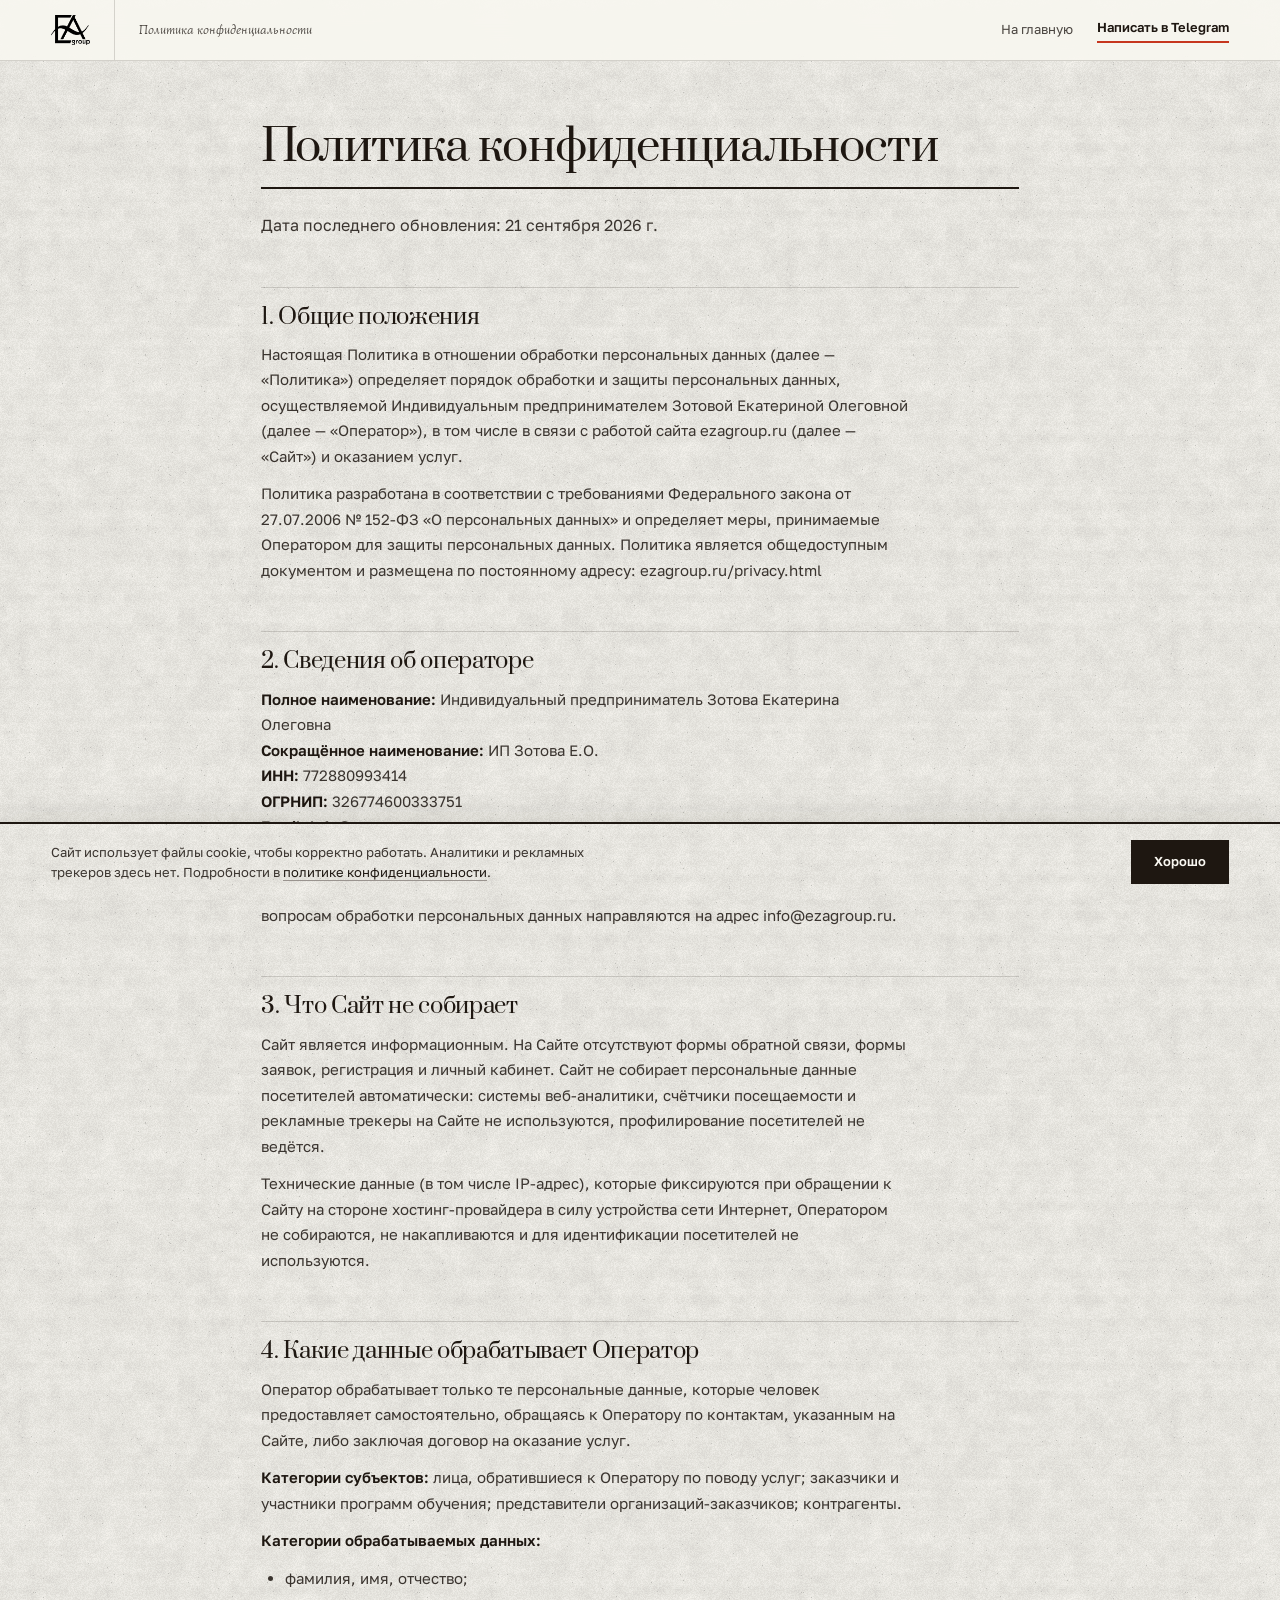
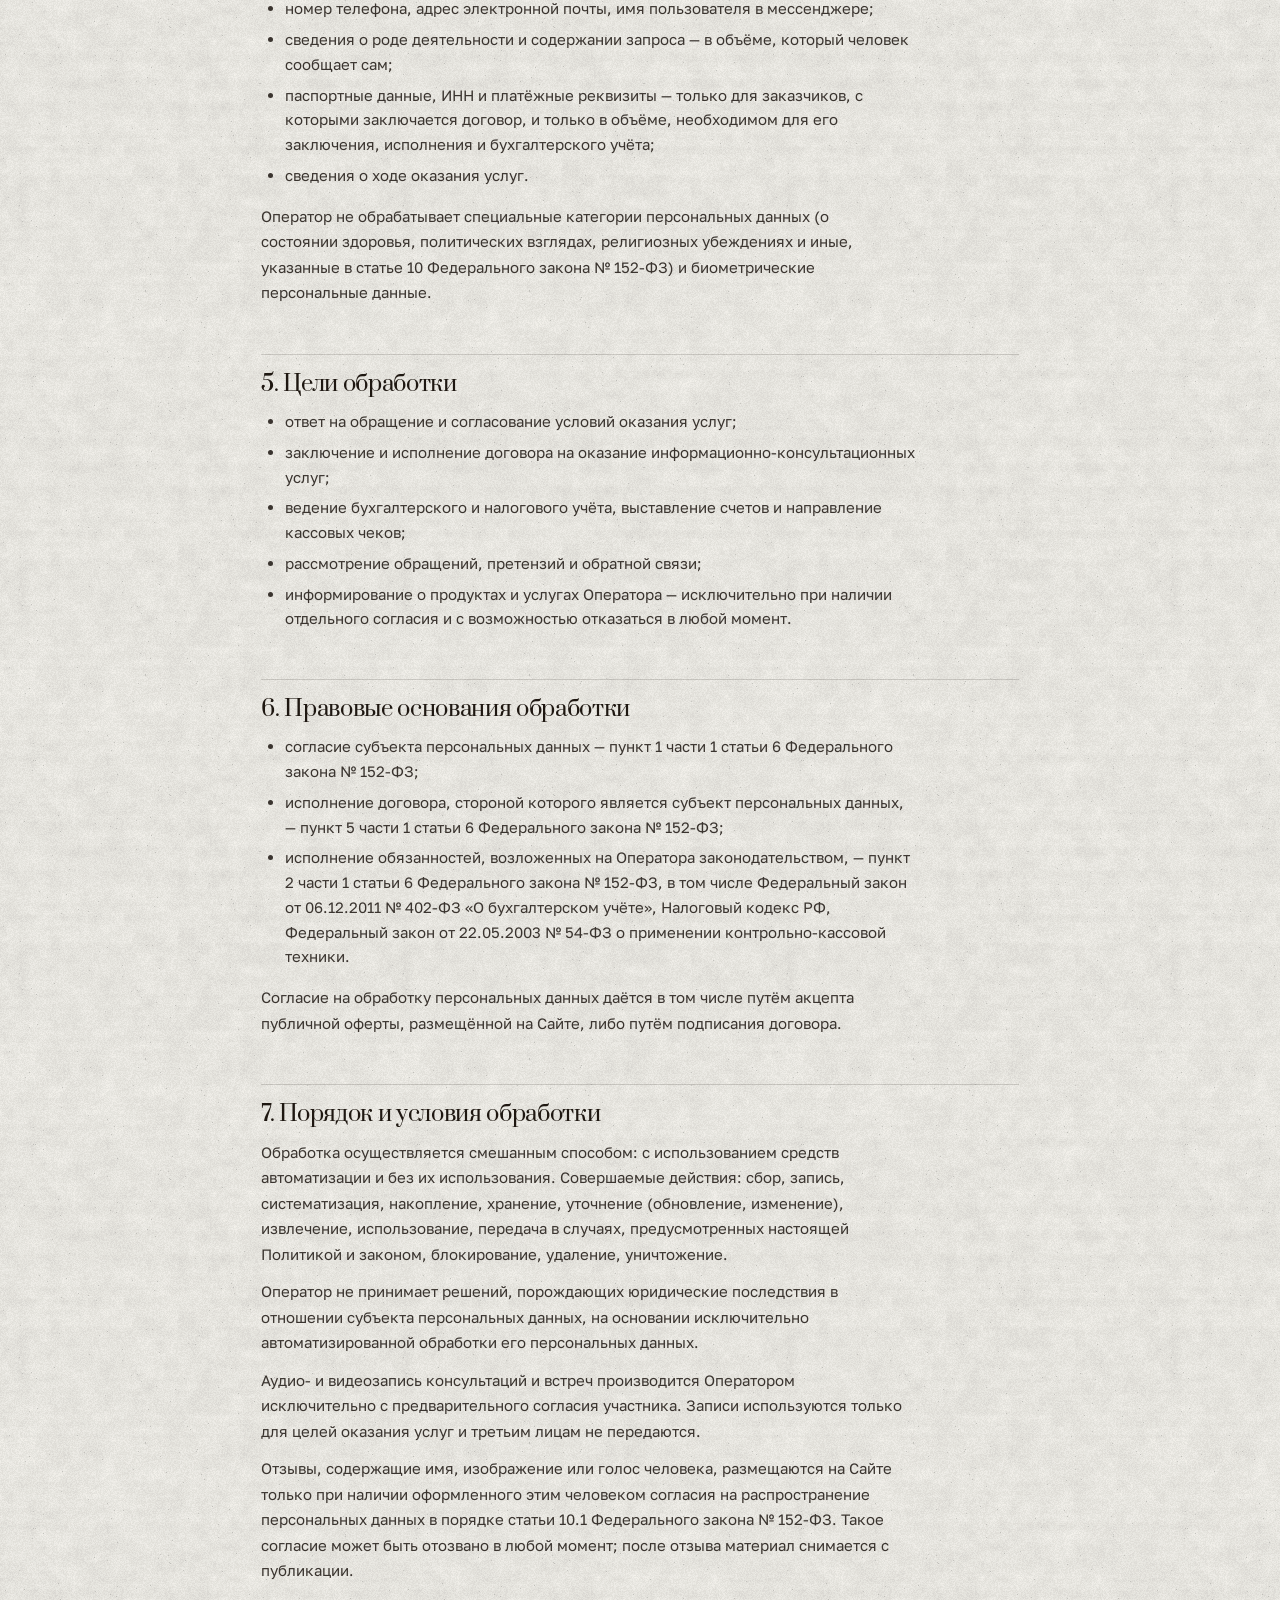
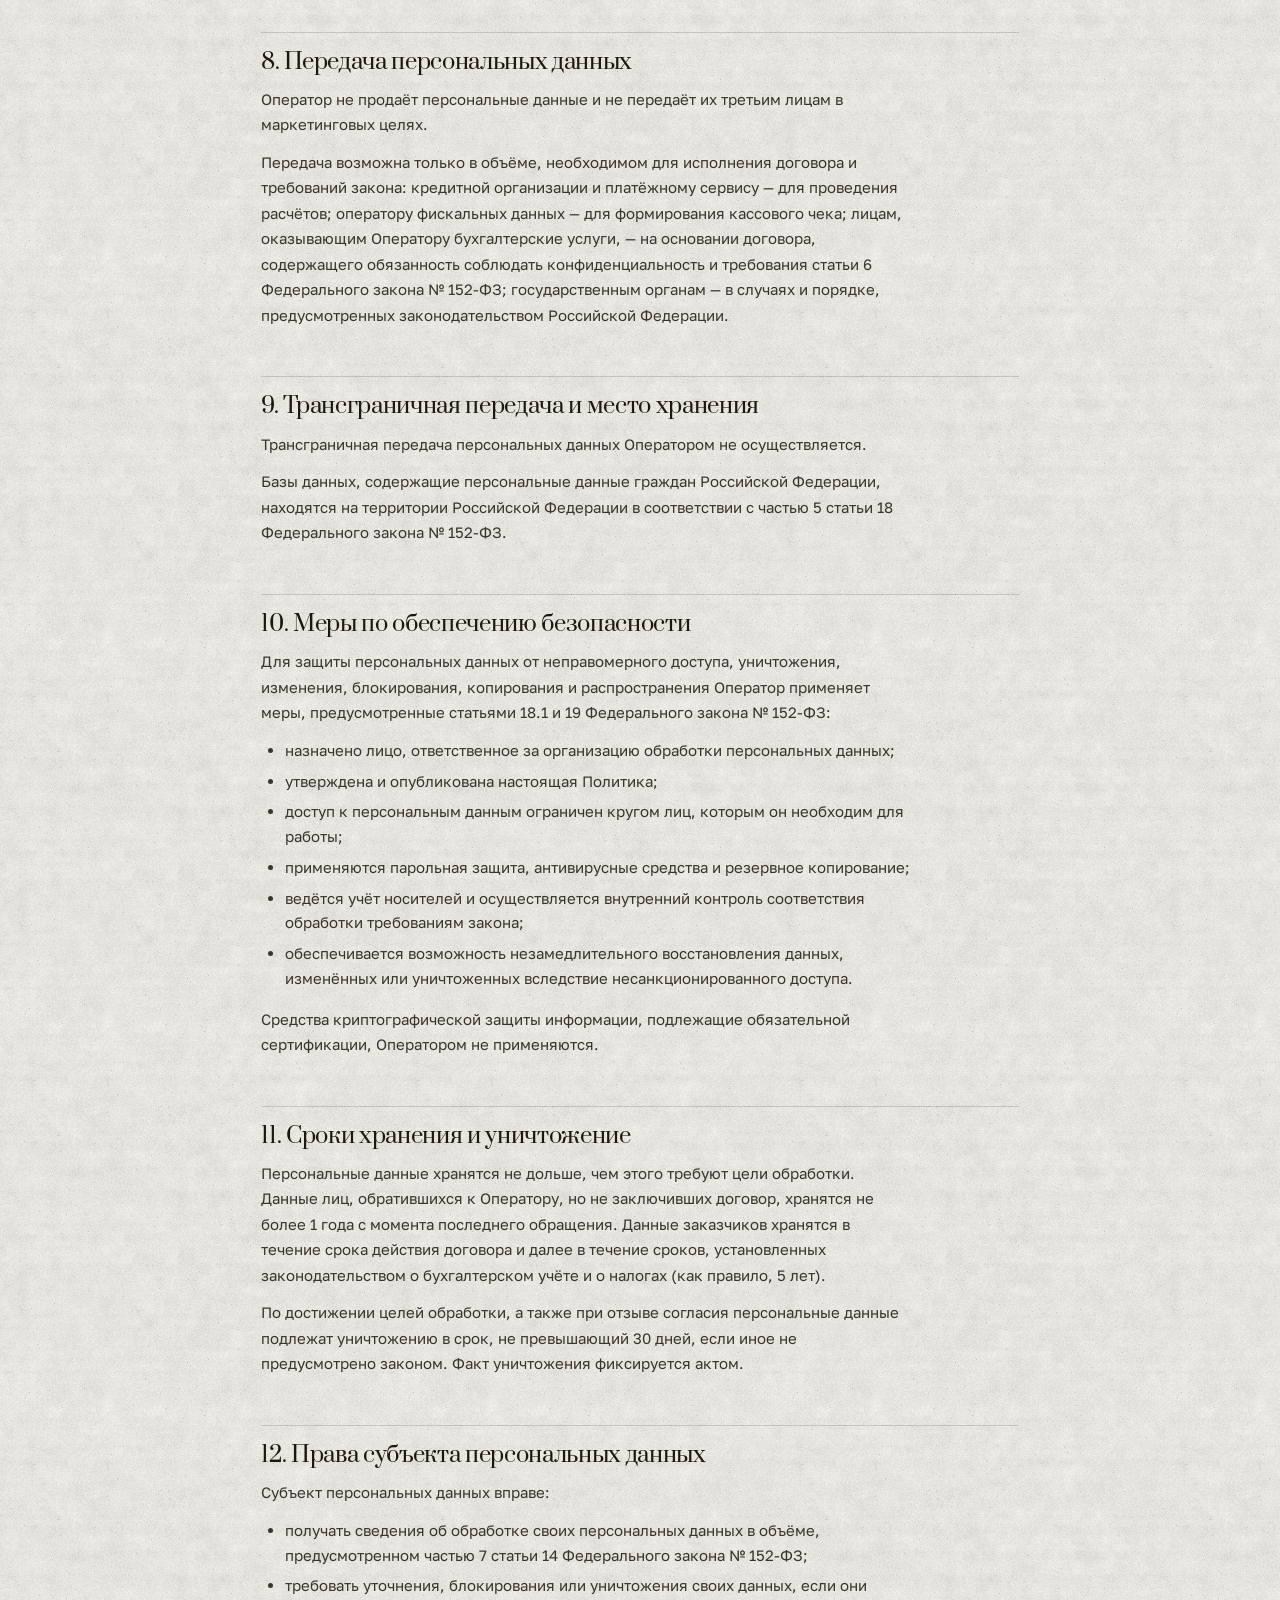
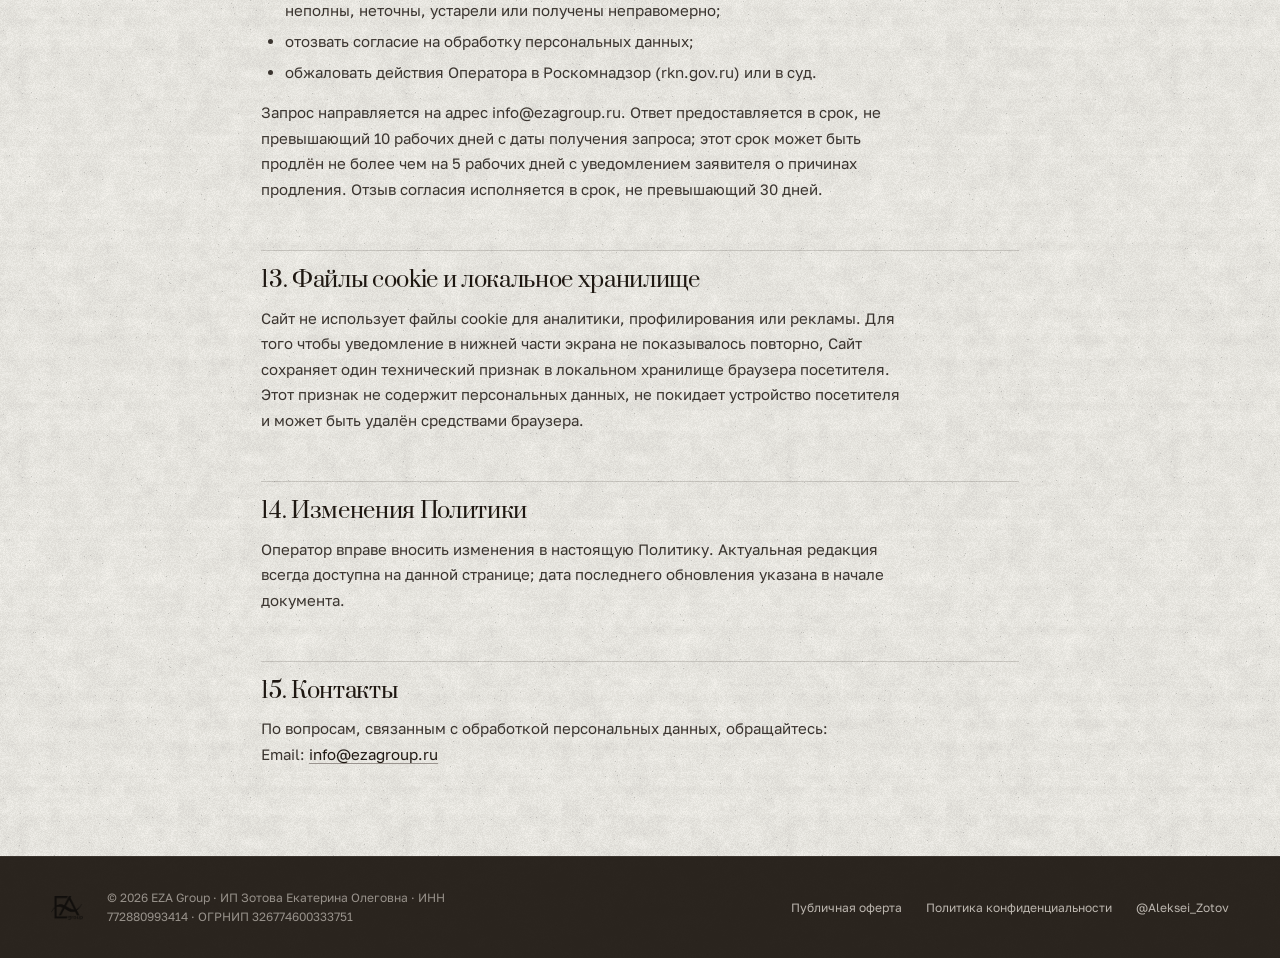
<file: privacy.html>
<!DOCTYPE html>
<html lang="ru">
<head>
<meta charset="UTF-8">
<meta name="viewport" content="width=device-width, initial-scale=1.0">
<title>Политика конфиденциальности — EZA Group</title>
<link rel="icon" type="image/png" href="assets/logo-eza.png">
<meta name="robots" content="noindex">

<link rel="canonical" href="https://ezagroup.ru/privacy.html">
<meta property="og:type" content="website">
<meta property="og:site_name" content="EZA Group">
<meta property="og:locale" content="ru_RU">
<meta property="og:title" content="Политика конфиденциальности — EZA Group">
<meta property="og:description" content="">
<meta property="og:url" content="https://ezagroup.ru/privacy.html">
<meta property="og:image" content="https://ezagroup.ru/assets/og-cover.jpg">
<meta property="og:image:width" content="1200">
<meta property="og:image:height" content="630">
<meta property="og:image:alt" content="EZA Group — внедрение ИИ в работу людей и компаний">
<meta name="twitter:card" content="summary_large_image">
<meta name="twitter:title" content="Политика конфиденциальности — EZA Group">
<meta name="twitter:description" content="">
<meta name="twitter:image" content="https://ezagroup.ru/assets/og-cover.jpg">
<meta name="theme-color" content="#f5f3f1">
<link rel="stylesheet" href="assets/eza.css">
<style>
    /* ── ССЫЛКА К СОДЕРЖИМОМУ ───────────────────────────────────────
       Для тех, кто ходит с клавиатуры: не проходить шапку каждый раз. */
    .skip {
      position: absolute; left: -9999px; top: 0; z-index: 400;
      background: var(--ink); color: var(--paper); font-size: 0.875rem; font-weight: 600;
      padding: 12px 20px; text-decoration: none;
    }
    .skip:focus { left: 0; }


/* ── ЮРИДИЧЕСКИЕ СТРАНИЦЫ ───────────────────────────────────────── */
.legal { max-width: 860px; margin: 0 auto; padding: clamp(32px, 5vw, 72px) var(--gutter) clamp(48px, 6vw, 88px); }
.legal h1 { font-size: clamp(1.75rem, 3.4vw, 2.75rem); line-height: 1.05; letter-spacing: -0.02em; margin-bottom: var(--space-lg); padding-bottom: var(--space-md); border-bottom: 2px solid var(--ink); }
.legal h2 { font-size: clamp(1.125rem, 1.8vw, 1.375rem); line-height: 1.2; margin: var(--space-2xl) 0 var(--space-sm); padding-top: var(--space-md); border-top: 1px solid var(--rule); }
.legal h3 { font-size: 1rem; margin: var(--space-lg) 0 var(--space-xs); }
.legal p { font-size: 0.9375rem; line-height: 1.7; color: var(--ink-soft); max-width: 72ch; margin-bottom: var(--space-sm); }
.legal ul, .legal ol { margin: 0 0 var(--space-md) var(--space-lg); }
.legal li { font-size: 0.9375rem; line-height: 1.65; color: var(--ink-soft); margin-bottom: 6px; max-width: 70ch; }
.legal strong, .legal b { font-weight: 600; color: var(--ink); }
.legal a { color: var(--ink); text-decoration: none; border-bottom: 1px solid var(--faint); }
.legal a:hover { border-bottom-color: var(--red); color: var(--red-deep); }
.legal table { width: 100%; border-collapse: collapse; margin-bottom: var(--space-md); table-layout: fixed; }
.legal td, .legal th { overflow-wrap: anywhere; }
/* на узком экране таблица услуг не помещается: складываем её в строки,
   разметку документа при этом не трогаем */
@media (max-width: 620px) {
  .legal table, .legal tbody, .legal tr, .legal td { display: block; width: 100%; }
  .legal thead { display: none; }
  .legal tr { border-bottom: 1px solid var(--rule); padding-block: var(--space-sm); }
  .legal td { border: 0; padding: 3px 0; }
  .legal td:first-child { font-weight: 600; color: var(--ink); }
}
.legal th, .legal td { text-align: left; padding: 10px 12px; border-bottom: 1px solid var(--rule-soft); font-size: 0.875rem; vertical-align: top; }
.legal th { font-size: 0.8125rem; font-weight: 600; letter-spacing: .02em; color: var(--ink); border-bottom: 1px solid var(--rule); }  /* без uppercase: регистр в оферте менять нельзя */
.legal-date { font-family: var(--font-note); font-style: italic; font-size: 0.875rem; color: var(--muted); margin-bottom: var(--space-xl); }
</style>
</head>
<body>
<a class="skip" href="#main">Перейти к содержимому</a>

<header class="masthead">
  <div class="masthead-in">
    <a href="index.html" aria-label="EZA Group"><img src="assets/logo-eza.png" alt="EZA Group"></a>
    <span class="masthead-issue">Политика конфиденциальности</span>
    <a class="masthead-back" href="index.html">На главную</a>
    <a class="masthead-cta" href="https://t.me/Aleksei_Zotov" target="_blank" rel="noopener">Написать в Telegram</a>
  </div>
</header>

<main id="main" tabindex="-1" class="legal">
<div class="container">
  <h1>Политика конфиденциальности</h1>
  <div class="meta">Дата последнего обновления: 21 сентября 2026 г.</div>

  <h2>1. Общие положения</h2>
  <p>Настоящая Политика в отношении обработки персональных данных (далее — «Политика») определяет порядок обработки и защиты персональных данных, осуществляемой Индивидуальным предпринимателем Зотовой Екатериной Олеговной (далее — «Оператор»), в том числе в связи с работой сайта ezagroup.ru (далее — «Сайт») и оказанием услуг.</p>
  <p>Политика разработана в соответствии с требованиями Федерального закона от 27.07.2006 № 152-ФЗ «О персональных данных» и определяет меры, принимаемые Оператором для защиты персональных данных. Политика является общедоступным документом и размещена по постоянному адресу: ezagroup.ru/privacy.html</p>

  <h2>2. Сведения об операторе</h2>
  <p>
    <strong>Полное наименование:</strong> Индивидуальный предприниматель Зотова Екатерина Олеговна<br>
    <strong>Сокращённое наименование:</strong> ИП Зотова Е.О.<br>
    <strong>ИНН:</strong> 772880993414<br>
    <strong>ОГРНИП:</strong> 326774600333751<br>
    <strong>Email:</strong> <a href="mailto:info@ezagroup.ru">info@ezagroup.ru</a>
  </p>
  <p>Лицом, ответственным за организацию обработки персональных данных, является Индивидуальный предприниматель Зотова Екатерина Олеговна. Обращения по вопросам обработки персональных данных направляются на адрес info@ezagroup.ru.</p>

  <h2>3. Что Сайт не собирает</h2>
  <p>Сайт является информационным. На Сайте отсутствуют формы обратной связи, формы заявок, регистрация и личный кабинет. Сайт не собирает персональные данные посетителей автоматически: системы веб-аналитики, счётчики посещаемости и рекламные трекеры на Сайте не используются, профилирование посетителей не ведётся.</p>
  <p>Технические данные (в том числе IP-адрес), которые фиксируются при обращении к Сайту на стороне хостинг-провайдера в силу устройства сети Интернет, Оператором не собираются, не накапливаются и для идентификации посетителей не используются.</p>

  <h2>4. Какие данные обрабатывает Оператор</h2>
  <p>Оператор обрабатывает только те персональные данные, которые человек предоставляет самостоятельно, обращаясь к Оператору по контактам, указанным на Сайте, либо заключая договор на оказание услуг.</p>
  <p><strong>Категории субъектов:</strong> лица, обратившиеся к Оператору по поводу услуг; заказчики и участники программ обучения; представители организаций-заказчиков; контрагенты.</p>
  <p><strong>Категории обрабатываемых данных:</strong></p>
  <ul>
    <li>фамилия, имя, отчество;</li>
    <li>номер телефона, адрес электронной почты, имя пользователя в мессенджере;</li>
    <li>сведения о роде деятельности и содержании запроса — в объёме, который человек сообщает сам;</li>
    <li>паспортные данные, ИНН и платёжные реквизиты — только для заказчиков, с которыми заключается договор, и только в объёме, необходимом для его заключения, исполнения и бухгалтерского учёта;</li>
    <li>сведения о ходе оказания услуг.</li>
  </ul>
  <p>Оператор не обрабатывает специальные категории персональных данных (о состоянии здоровья, политических взглядах, религиозных убеждениях и иные, указанные в статье 10 Федерального закона № 152-ФЗ) и биометрические персональные данные.</p>

  <h2>5. Цели обработки</h2>
  <ul>
    <li>ответ на обращение и согласование условий оказания услуг;</li>
    <li>заключение и исполнение договора на оказание информационно-консультационных услуг;</li>
    <li>ведение бухгалтерского и налогового учёта, выставление счетов и направление кассовых чеков;</li>
    <li>рассмотрение обращений, претензий и обратной связи;</li>
    <li>информирование о продуктах и услугах Оператора — исключительно при наличии отдельного согласия и с возможностью отказаться в любой момент.</li>
  </ul>

  <h2>6. Правовые основания обработки</h2>
  <ul>
    <li>согласие субъекта персональных данных — пункт 1 части 1 статьи 6 Федерального закона № 152-ФЗ;</li>
    <li>исполнение договора, стороной которого является субъект персональных данных, — пункт 5 части 1 статьи 6 Федерального закона № 152-ФЗ;</li>
    <li>исполнение обязанностей, возложенных на Оператора законодательством, — пункт 2 части 1 статьи 6 Федерального закона № 152-ФЗ, в том числе Федеральный закон от 06.12.2011 № 402-ФЗ «О бухгалтерском учёте», Налоговый кодекс РФ, Федеральный закон от 22.05.2003 № 54-ФЗ о применении контрольно-кассовой техники.</li>
  </ul>
  <p>Согласие на обработку персональных данных даётся в том числе путём акцепта публичной оферты, размещённой на Сайте, либо путём подписания договора.</p>

  <h2>7. Порядок и условия обработки</h2>
  <p>Обработка осуществляется смешанным способом: с использованием средств автоматизации и без их использования. Совершаемые действия: сбор, запись, систематизация, накопление, хранение, уточнение (обновление, изменение), извлечение, использование, передача в случаях, предусмотренных настоящей Политикой и законом, блокирование, удаление, уничтожение.</p>
  <p>Оператор не принимает решений, порождающих юридические последствия в отношении субъекта персональных данных, на основании исключительно автоматизированной обработки его персональных данных.</p>
  <p>Аудио- и видеозапись консультаций и встреч производится Оператором исключительно с предварительного согласия участника. Записи используются только для целей оказания услуг и третьим лицам не передаются.</p>
  <p>Отзывы, содержащие имя, изображение или голос человека, размещаются на Сайте только при наличии оформленного этим человеком согласия на распространение персональных данных в порядке статьи 10.1 Федерального закона № 152-ФЗ. Такое согласие может быть отозвано в любой момент; после отзыва материал снимается с публикации.</p>

  <h2>8. Передача персональных данных</h2>
  <p>Оператор не продаёт персональные данные и не передаёт их третьим лицам в маркетинговых целях.</p>
  <p>Передача возможна только в объёме, необходимом для исполнения договора и требований закона: кредитной организации и платёжному сервису — для проведения расчётов; оператору фискальных данных — для формирования кассового чека; лицам, оказывающим Оператору бухгалтерские услуги, — на основании договора, содержащего обязанность соблюдать конфиденциальность и требования статьи 6 Федерального закона № 152-ФЗ; государственным органам — в случаях и порядке, предусмотренных законодательством Российской Федерации.</p>

  <h2>9. Трансграничная передача и место хранения</h2>
  <p>Трансграничная передача персональных данных Оператором не осуществляется.</p>
  <p>Базы данных, содержащие персональные данные граждан Российской Федерации, находятся на территории Российской Федерации в соответствии с частью 5 статьи 18 Федерального закона № 152-ФЗ.</p>

  <h2>10. Меры по обеспечению безопасности</h2>
  <p>Для защиты персональных данных от неправомерного доступа, уничтожения, изменения, блокирования, копирования и распространения Оператор применяет меры, предусмотренные статьями 18.1 и 19 Федерального закона № 152-ФЗ:</p>
  <ul>
    <li>назначено лицо, ответственное за организацию обработки персональных данных;</li>
    <li>утверждена и опубликована настоящая Политика;</li>
    <li>доступ к персональным данным ограничен кругом лиц, которым он необходим для работы;</li>
    <li>применяются парольная защита, антивирусные средства и резервное копирование;</li>
    <li>ведётся учёт носителей и осуществляется внутренний контроль соответствия обработки требованиям закона;</li>
    <li>обеспечивается возможность незамедлительного восстановления данных, изменённых или уничтоженных вследствие несанкционированного доступа.</li>
  </ul>
  <p>Средства криптографической защиты информации, подлежащие обязательной сертификации, Оператором не применяются.</p>

  <h2>11. Сроки хранения и уничтожение</h2>
  <p>Персональные данные хранятся не дольше, чем этого требуют цели обработки. Данные лиц, обратившихся к Оператору, но не заключивших договор, хранятся не более 1 года с момента последнего обращения. Данные заказчиков хранятся в течение срока действия договора и далее в течение сроков, установленных законодательством о бухгалтерском учёте и о налогах (как правило, 5 лет).</p>
  <p>По достижении целей обработки, а также при отзыве согласия персональные данные подлежат уничтожению в срок, не превышающий 30 дней, если иное не предусмотрено законом. Факт уничтожения фиксируется актом.</p>

  <h2>12. Права субъекта персональных данных</h2>
  <p>Субъект персональных данных вправе:</p>
  <ul>
    <li>получать сведения об обработке своих персональных данных в объёме, предусмотренном частью 7 статьи 14 Федерального закона № 152-ФЗ;</li>
    <li>требовать уточнения, блокирования или уничтожения своих данных, если они неполны, неточны, устарели или получены неправомерно;</li>
    <li>отозвать согласие на обработку персональных данных;</li>
    <li>обжаловать действия Оператора в Роскомнадзор (rkn.gov.ru) или в суд.</li>
  </ul>
  <p>Запрос направляется на адрес info@ezagroup.ru. Ответ предоставляется в срок, не превышающий 10 рабочих дней с даты получения запроса; этот срок может быть продлён не более чем на 5 рабочих дней с уведомлением заявителя о причинах продления. Отзыв согласия исполняется в срок, не превышающий 30 дней.</p>

  <h2>13. Файлы cookie и локальное хранилище</h2>
  <p>Сайт не использует файлы cookie для аналитики, профилирования или рекламы. Для того чтобы уведомление в нижней части экрана не показывалось повторно, Сайт сохраняет один технический признак в локальном хранилище браузера посетителя. Этот признак не содержит персональных данных, не покидает устройство посетителя и может быть удалён средствами браузера.</p>

  <h2>14. Изменения Политики</h2>
  <p>Оператор вправе вносить изменения в настоящую Политику. Актуальная редакция всегда доступна на данной странице; дата последнего обновления указана в начале документа.</p>

  <h2>15. Контакты</h2>
  <p>По вопросам, связанным с обработкой персональных данных, обращайтесь:<br>
  Email: <a href="mailto:info@ezagroup.ru">info@ezagroup.ru</a></p>
</div>
</main>

<footer class="colophon">
  <div class="wrap colophon-in">
    <img loading="lazy" decoding="async" src="assets/logo-eza.png" alt="EZA Group">
    <span class="colophon-legal">© 2026 EZA Group · ИП Зотова Екатерина Олеговна · ИНН 772880993414 · ОГРНИП 326774600333751</span>
    <span class="sep"><a href="oferta.html">Публичная оферта</a></span>
    <span><a href="privacy.html">Политика конфиденциальности</a></span>
    <span><a href="https://t.me/Aleksei_Zotov" target="_blank" rel="noopener">@Aleksei_Zotov</a></span>
  </div>
</footer>

<script>
(function () {
  var el = document.querySelector('.colophon-in span');
  if (el) { el.textContent = el.textContent.replace(/© \d{4}/, '© ' + new Date().getFullYear()); }
})();
</script>


<div class="cookie" id="cookieBar" role="region" aria-label="Уведомление о файлах cookie">
  <p>Сайт использует файлы cookie, чтобы корректно работать. Аналитики и рекламных трекеров здесь нет. Подробности в <a href="privacy.html">политике конфиденциальности</a>.</p>
  <button type="button" id="cookieOk">Хорошо</button>
</div>

<script>
(function () {
  'use strict';
  var KEY = 'eza-cookie-notice';
  var bar = document.getElementById('cookieBar');
  var btn = document.getElementById('cookieOk');
  if (!bar || !btn) { return; }
  var seen = null;
  try { seen = localStorage.getItem(KEY); } catch (e) {}   // приватный режим кидает исключение
  if (seen === 'ok') { return; }
  bar.classList.add('is-on');
  btn.addEventListener('click', function () {
    try { localStorage.setItem(KEY, 'ok'); } catch (e) {}
    bar.classList.remove('is-on');
  });
})();
</script>

</body>
</html>
</file>
<file: assets/eza.css>
/* ── ССЫЛКА К СОДЕРЖИМОМУ ───────────────────────────────────────
       Для тех, кто ходит с клавиатуры: не проходить шапку каждый раз. */
    .skip {
      position: absolute; left: -9999px; top: 0; z-index: 400;
      background: var(--ink); color: var(--paper); font-size: 0.875rem; font-weight: 600;
      padding: 12px 20px; text-decoration: none;
    }
    .skip:focus { left: 0; }

/* ═══════════════════════════════════════════════════════════════════
   AI-НАСТАВНИЧЕСТВО · журнальный разворот
   Display — Prata (дидон, кириллица). Врезки и подписи — Bona Nova
   Italic. Текст и интерфейс — Golos Text.
   ═══════════════════════════════════════════════════════════════════ */

@font-face { font-family: 'Golos Text'; font-style: normal; font-weight: 400 700; font-display: swap; src: url('fonts/golos-text-cyrillic.woff2') format('woff2'); unicode-range: U+0301, U+0400-045F, U+0490-0491, U+04B0-04B1, U+2116; }
@font-face { font-family: 'Golos Text'; font-style: normal; font-weight: 400 700; font-display: swap; src: url('fonts/golos-text-latin.woff2') format('woff2'); unicode-range: U+0000-00FF, U+2000-206F, U+20AC, U+2122; }
@font-face { font-family: 'Prata'; font-style: normal; font-weight: 400; font-display: swap; src: url('fonts/prata-cyrillic.woff2') format('woff2'); unicode-range: U+0301, U+0400-045F, U+0490-0491, U+04B0-04B1, U+2116; }
@font-face { font-family: 'Prata'; font-style: normal; font-weight: 400; font-display: swap; src: url('fonts/prata-latin.woff2') format('woff2'); unicode-range: U+0000-00FF, U+2000-206F, U+20AC, U+2122; }
@font-face { font-family: 'Bona Nova'; font-style: italic; font-weight: 400; font-display: swap; src: url('fonts/bonanova-italic-cyrillic.woff2') format('woff2'); unicode-range: U+0301, U+0400-045F, U+0490-0491, U+04B0-04B1, U+2116; }
@font-face { font-family: 'Bona Nova'; font-style: italic; font-weight: 400; font-display: swap; src: url('fonts/bonanova-italic-latin.woff2') format('woff2'); unicode-range: U+0000-00FF, U+2000-206F, U+20AC, U+2122; }
@font-face { font-family: 'Bona Nova'; font-style: normal; font-weight: 400; font-display: swap; src: url('fonts/bonanova-cyrillic.woff2') format('woff2'); unicode-range: U+0301, U+0400-045F, U+0490-0491, U+04B0-04B1, U+2116; }
@font-face { font-family: 'Bona Nova'; font-style: normal; font-weight: 400; font-display: swap; src: url('fonts/bonanova-latin.woff2') format('woff2'); unicode-range: U+0000-00FF, U+2000-206F, U+20AC, U+2122; }

*, *::before, *::after { box-sizing: border-box; margin: 0; padding: 0; }

:root {
  /* бумага и чернила: нейтрали подкрашены в тёплый, как газетный офсет */
  --paper:    oklch(97.6% 0.008 85);
  --paper-2:  oklch(94.6% 0.013 85);
  --paper-3:  oklch(91.5% 0.016 82);
  --ink:      oklch(21% 0.016 62);
  --ink-soft: oklch(33% 0.013 62);
  --muted:    oklch(52% 0.011 62);
  --faint:    oklch(67% 0.010 62);
  --rule:     oklch(21% 0.016 62 / .16);
  --rule-soft:oklch(21% 0.016 62 / .09);
  /* единственный акцент: типографская киноварь */
  --red:      oklch(55% 0.185 32);
  --red-deep: oklch(47% 0.165 32);

  --font-display: 'Prata', 'Times New Roman', serif;
  --font-note: 'Bona Nova', 'Georgia', serif;
  --font-body: 'Golos Text', 'Segoe UI', sans-serif;

  --space-2xs: 4px;  --space-xs: 8px;  --space-sm: 12px; --space-md: 16px;
  --space-lg: 24px;  --space-xl: 32px; --space-2xl: 48px; --space-3xl: 64px;
  --space-4xl: 96px;

  --page: 1600px;
  --rail: 240px;
  --gutter: clamp(20px, 4vw, 76px);

  --ease: cubic-bezier(.2, .7, .3, 1);
}

html { scroll-behavior: smooth; -webkit-text-size-adjust: 100%; }

/* Газетная бумага: тайл 512×512, наложение multiply поверх цвета бумаги.
   Белые пиксели текстуры не меняют ничего, тёмные дают зерно и волокна.
   Полосы со своим фоном подмешивают ту же текстуру через background-blend-mode. */
body {
  background-color: var(--paper);
  background-image: url('paper-grain.png');
  background-repeat: repeat;
  background-blend-mode: multiply;
  color: var(--ink-soft);
  font-family: var(--font-body);
  font-size: 1rem;
  line-height: 1.62;
  -webkit-font-smoothing: antialiased;
  text-rendering: optimizeLegibility;
  /* длинные русские слова в узких колонках распирали сетку при крупном тексте */
  overflow-wrap: break-word;
}

::selection { background: var(--red); color: var(--paper); }

h1, h2, h3 { font-family: var(--font-display); font-weight: 400; color: var(--ink); letter-spacing: -0.015em; line-height: 1.02; }

a { color: inherit; }

img, video { display: block; max-width: 100%; }

/* ── ТИПОГРАФИЧЕСКИЕ ПРИМИТИВЫ ─────────────────────────────────── */

.kicker {
  font-size: 0.75rem; font-weight: 600; letter-spacing: 0.16em;
  text-transform: uppercase; color: var(--muted);
}
.kicker-red { color: var(--red-deep); }

.note { font-family: var(--font-note); font-style: italic; }

.lead {
  font-family: var(--font-note); font-style: italic;
  font-size: clamp(1.125rem, 1.6vw, 1.5rem); line-height: 1.5;
  color: var(--ink-soft); max-width: 46ch;
}

.rule { height: 1px; background: var(--rule); border: 0; }
.rule-thick { height: 2px; background: var(--ink); border: 0; }

/* ── КАРКАС СТРАНИЦЫ: основная колонка + поле для врезок ───────── */

.wrap { max-width: var(--page); margin: 0 auto; padding-inline: var(--gutter); }

.spread {
  max-width: var(--page); margin: 0 auto; padding-inline: var(--gutter);
  display: grid; grid-template-columns: var(--rail) minmax(0, 1fr);
  column-gap: clamp(24px, 3.5vw, 56px);
}
.spread > .col { grid-column: 2; min-width: 0; }
.spread > .marg { grid-column: 1; }

/* врезка на полях: то, что в журнале пишут сбоку от текста */
.marg {
  font-family: var(--font-note); font-style: italic;
  font-size: 0.9375rem; line-height: 1.45; color: var(--muted);
  padding-top: var(--space-sm); border-top: 1px solid var(--ink);
  align-self: start;
}
.marg b { font-style: normal; font-family: var(--font-body); font-weight: 600; color: var(--ink); display: block; font-size: 0.6875rem; letter-spacing: 0.14em; text-transform: uppercase; margin-bottom: var(--space-xs); }

@media (max-width: 1080px) {
  .spread { grid-template-columns: minmax(0, 1fr); }
  .spread > .col, .spread > .marg { grid-column: 1; }
  .marg { max-width: 34ch; margin-bottom: var(--space-lg); }
}

/* ── ШАПКА ──────────────────────────────────────────────────────── */

.masthead {
  position: sticky; top: 0; z-index: 60;
  background: color-mix(in oklch, var(--paper) 88%, transparent);
  backdrop-filter: blur(12px) saturate(1.2);
  border-bottom: 1px solid var(--rule);
}
.masthead-in {
  max-width: var(--page); margin: 0 auto; padding: 0 var(--gutter);
  height: 60px; display: flex; align-items: center; gap: var(--space-lg);
}
.masthead img { height: 30px; width: auto; }
.masthead-issue {
  font-family: var(--font-note); font-style: italic; color: var(--muted);
  font-size: 0.8125rem; margin-inline-end: auto;
  padding-inline-start: var(--space-lg); border-inline-start: 1px solid var(--rule);
  align-self: stretch; display: flex; align-items: center;
}
.masthead-back { font-size: 0.8125rem; color: var(--muted); text-decoration: none; transition: color .2s var(--ease); }
.masthead-back:hover { color: var(--ink); }
.masthead-cta {
  font-size: 0.8125rem; font-weight: 600; text-decoration: none; color: var(--ink);
  padding-bottom: 2px; border-bottom: 2px solid var(--red);
  transition: color .2s var(--ease);
}
.masthead-cta:hover { color: var(--red-deep); }
@media (max-width: 720px) { .masthead-issue { display: none; } .masthead-in { gap: var(--space-md); } .masthead-back { margin-inline-end: auto; } }

/* ── ПЕРВЫЙ ЭКРАН: РАЗВОРОТ ─────────────────────────────────────── */

.opener {
  border-bottom: 2px solid var(--ink);
  overflow: hidden;
}
/* фото уходит в левый край листа, текст держится сетки страницы */
.opener-in {
  display: grid; grid-template-columns: minmax(300px, 38vw) minmax(0, 1fr);
  align-items: stretch;
}

/* портрет: печатное фото, уходит в край листа */
.portrait {
  position: relative; align-self: stretch;
  min-height: clamp(420px, 62vh, 660px);
  background: transparent; overflow: visible;
  display: flex; flex-direction: column; justify-content: flex-end;
  padding-inline-start: var(--gutter);
}
.portrait img {
  width: 100%; height: auto; max-height: 100%; object-fit: contain; object-position: bottom;
  align-self: flex-end;
  /* краска ложится на ту же бумагу: multiply пускает зерно сквозь фигуру */
  filter: grayscale(1) contrast(1.06);
  mix-blend-mode: multiply;
}
/* тёплая печатная тонировка вместо холодного ч/б */
.portrait-unused-after {
  content: ''; position: absolute; inset: 0; pointer-events: none;
  background: oklch(38% 0.05 58); mix-blend-mode: color; opacity: .55;
}
/* растр: едва заметная типографская сетка точек */
.portrait-unused-before {
  content: ''; position: absolute; inset: 0; z-index: 2; pointer-events: none;
  background-image: radial-gradient(oklch(21% 0.016 62 / .55) 0.5px, transparent 0.6px);
  background-size: 3px 3px; opacity: .22; mix-blend-mode: multiply;
}
/* полоса печати под подписью: без неё курсив тонет в белой рубашке */
.portrait-scrim { display: none; }
.portrait-scrim-unused {
  position: absolute; inset-inline: 0; bottom: 0; height: 46%; z-index: 2; pointer-events: none;
  background: linear-gradient(to top, oklch(18% 0.02 60 / .92) 0%, oklch(18% 0.02 60 / .7) 38%, transparent 100%);
}
.portrait-cap {
  order: -1; margin-bottom: var(--space-md);
  font-family: var(--font-note); font-style: italic; font-size: 0.8125rem; line-height: 1.5;
  color: var(--muted); max-width: 34ch;
  padding-top: var(--space-sm); border-top: 1px solid var(--ink);
}
.portrait-cap b { font-style: normal; font-weight: 600; font-family: var(--font-body); font-size: 0.75rem; letter-spacing: 0.1em; text-transform: uppercase; color: var(--ink); display: block; margin-bottom: 2px; }

/* текстовая половина разворота */
.opener-text {
  padding: clamp(32px, 5vw, 72px) var(--gutter) clamp(28px, 4vw, 56px) clamp(28px, 4.5vw, 72px);
  display: flex; flex-direction: column; justify-content: center; gap: var(--space-lg);
}
.opener-text > * { max-width: 780px; }
.dateline { display: flex; align-items: center; gap: var(--space-sm); flex-wrap: wrap; }
.dateline::after { content: ''; flex: 1; height: 1px; background: var(--rule); min-width: 24px; }

.opener h1 {
  font-size: clamp(2.5rem, 6vw, 6rem);
  line-height: 0.98; letter-spacing: -0.022em;
  max-width: 16ch;
}
.opener h1 em {
  font-family: var(--font-note); font-style: italic;
  letter-spacing: -0.01em; color: var(--red-deep);
}

.opener-deck { display: flex; flex-direction: column; gap: var(--space-md); }

.opener-meta {
  display: flex; align-items: baseline; gap: var(--space-lg) var(--space-xl); flex-wrap: wrap;
  padding-top: var(--space-md); border-top: 1px solid var(--rule);
}
.meta-item { display: flex; flex-direction: column; gap: 2px; }
.meta-val { font-family: var(--font-display); font-size: 1.375rem; color: var(--ink); line-height: 1; }
.meta-lab { font-size: 0.75rem; color: var(--muted); }

.opener-actions { display: flex; align-items: center; gap: var(--space-lg); flex-wrap: wrap; }

.btn {
  display: inline-flex; align-items: center; gap: var(--space-xs);
  background: var(--ink); color: var(--paper);
  font-size: 0.875rem; font-weight: 600; letter-spacing: 0.01em;
  padding: 13px 26px; border: 1px solid var(--ink); border-radius: 0;
  text-decoration: none; cursor: pointer;
  transition: background .22s var(--ease), color .22s var(--ease);
}
.btn:hover { background: var(--red-deep); border-color: var(--red-deep); }
.btn svg { width: 15px; height: 15px; }

/* Главное действие. Единственное место, где акцент из пометки становится
   плашкой: первый экран, хитовая ступень, финал. Больше нигде. */
.btn--go { background: var(--red-deep); border-color: var(--red-deep); color: var(--paper); }
.btn--go:hover { background: var(--ink); border-color: var(--ink); }

.btn-text {
  font-size: 0.875rem; font-weight: 500; color: var(--ink);
  text-decoration: none; padding-bottom: 3px;
  border-bottom: 1px solid var(--rule);
  transition: border-color .22s var(--ease), color .22s var(--ease);
}
.btn-text:hover { border-bottom-color: var(--ink); }

@media (max-width: 900px) {
  .opener-in { grid-template-columns: minmax(0, 1fr); }
  /* высота задаётся явно: без неё img height:100% не разрешается
     и фото ложится в свои пропорции на всю высоту экрана */
  /* Кадр не режем: лицо тут работает сильнее любой экономии высоты.
     Подпись уходит из-под фото на бумагу, иначе она закрывает подбородок. */
  .portrait { min-height: 0; height: auto; padding-inline: var(--gutter); }
  .portrait img { height: auto; max-height: clamp(300px, 42vh, 380px); }
  .portrait-scrim { display: none; }
.portrait-scrim-unused { display: none; }
  .portrait-cap {
    position: static; max-width: none; color: var(--muted);
    padding: var(--space-sm) var(--gutter) 0;
  }
  .portrait-cap b { color: var(--ink); }
  .opener-text { padding: var(--space-lg) var(--gutter) var(--space-2xl); gap: var(--space-md); }
  /* место для кнопки выигрываем порядком, а не обрезкой: на телефоне
     действие идёт сразу после лида, цифры уходят под него */
  .opener-deck { order: 1; }
  .opener-actions { order: 2; }
  .opener-meta { order: 3; }
}

/* ── ПОЛОСЫ И ЗАГОЛОВКИ СЕКЦИЙ ──────────────────────────────────── */

.band { padding-block: clamp(56px, 8vw, 104px); }
.band--tint {
  background-color: var(--paper-2);
  background-image: url('paper-grain.png');
  background-repeat: repeat;
  background-blend-mode: multiply;
  border-block: 1px solid var(--rule);
}
.band--ink { background: var(--ink); color: oklch(88% 0.012 85); position: relative; }
/* на залитых краской полосах бумага проступает иначе: multiply по чёрному
   не даёт ничего, поэтому светлое зерно с низкой прозрачностью */
.band--ink::before, .colophon::before {
  content: ''; position: absolute; inset: 0; z-index: 0; pointer-events: none;
  background: url('paper-grain.png') repeat;
  mix-blend-mode: screen; opacity: .06;
}
.band--ink > *, .colophon > * { position: relative; z-index: 1; }
.band--ink h2, .band--ink h3 { color: var(--paper); }
.band--ink .kicker { color: oklch(72% 0.02 70); }
.band--ink .rule { background: oklch(92% 0.01 85 / .18); }

.band-head { display: flex; flex-direction: column; gap: var(--space-sm); margin-bottom: clamp(32px, 4vw, 56px); }
.band-head h2 { font-size: clamp(1.9rem, 3.6vw, 3.5rem); max-width: 20ch; }
.band-head .lead { margin-top: var(--space-2xs); }

/* ── ЗАЯВЛЕНИЕ: НЕ КУРС ─────────────────────────────────────────── */

.statement {
  font-family: var(--font-display); font-size: clamp(1.5rem, 3vw, 2.5rem);
  line-height: 1.16; letter-spacing: -0.015em; color: var(--ink); max-width: 24ch;
}
.statement em { font-family: var(--font-note); font-style: italic; color: var(--red-deep); }

.duo { display: grid; grid-template-columns: 1fr 1fr; gap: clamp(28px, 4vw, 64px); margin-top: clamp(32px, 4vw, 48px); }
.duo-col { display: flex; flex-direction: column; gap: var(--space-md); }
.duo-col + .duo-col { padding-inline-start: clamp(28px, 4vw, 64px); border-inline-start: 1px solid var(--rule); }
.duo-list { list-style: none; display: flex; flex-direction: column; }
.duo-list li { padding-block: var(--space-sm); border-top: 1px solid var(--rule-soft); font-size: 0.9375rem; line-height: 1.55; }
.duo-list li:first-child { border-top: 0; }
.duo--no .duo-list li { color: var(--muted); }
.duo--yes .duo-list li { color: var(--ink-soft); }
.duo--yes .duo-list li { padding-inline-start: 18px; position: relative; }
.duo--yes .duo-list li::before {
  content: ''; position: absolute; left: 0; top: 21px; width: 8px; height: 1px; background: var(--red);
}
.duo-note { font-family: var(--font-note); font-style: italic; color: var(--muted); font-size: 0.875rem; }
@media (max-width: 820px) {
  .duo { grid-template-columns: 1fr; gap: var(--space-xl); }
  .duo-col + .duo-col { padding-inline-start: 0; border-inline-start: 0; border-top: 1px solid var(--rule); padding-top: var(--space-xl); }
}

/* ── ДОКАЗАТЕЛЬСТВО: РЕАЛЬНЫЙ АРТЕФАКТ С ВЫНОСКАМИ ──────────────── */

.proof { position: relative; }
.proof-frame {
  position: relative; border: 1px solid var(--rule); background: var(--paper);
  overflow: hidden;
}
.proof-frame img { width: 100%; height: auto; filter: saturate(.82) contrast(1.02); }
.callout {
  position: absolute; z-index: 3; display: flex; align-items: flex-start; gap: var(--space-xs);
  max-width: 220px;
}
.callout-dot {
  flex-shrink: 0; width: 22px; height: 22px; border-radius: 50%;
  background: var(--red); color: var(--paper);
  font-family: var(--font-display); font-size: 0.75rem;
  display: flex; align-items: center; justify-content: center;
  box-shadow: 0 0 0 4px color-mix(in oklch, var(--paper) 70%, transparent);
}
.callout-txt {
  font-family: var(--font-note); font-style: italic; font-size: 0.8125rem; line-height: 1.4;
  color: var(--ink); background: color-mix(in oklch, var(--paper) 88%, transparent);
  padding: 4px 8px;
}
.proof-cap {
  display: flex; gap: var(--space-md); margin-top: var(--space-md);
  font-family: var(--font-note); font-style: italic; font-size: 0.8125rem; color: var(--muted);
}
.proof-cap span:first-child { color: var(--ink); white-space: nowrap; }
.proof-hint { display: none; }
@media (max-width: 900px) {
  .callout { display: none; }
  /* на узком экране схема нечитаема: показываем её крупно с прокруткой */
  .proof-frame { overflow-x: auto; -webkit-overflow-scrolling: touch; }
  .proof-frame img { width: 820px; max-width: none; }
  .proof-cap { flex-direction: column; gap: var(--space-2xs); }
  .proof-hint { display: block; font-size: 0.75rem; color: var(--muted); margin-top: var(--space-xs); }
}

/* ── ОГЛАВЛЕНИЕ ЛИНЕЙКИ ─────────────────────────────────────────────
   Тот, кто пришёл сканировать, а не читать, должен увидеть все четыре
   ступени с ценами за три секунды. Ниже лестница даёт подробности.
   ─────────────────────────────────────────────────────────────────── */
.index { border-top: 2px solid var(--ink); margin-bottom: clamp(32px, 4vw, 52px); }
.index-row {
  display: grid; grid-template-columns: 44px minmax(0, 1fr) auto;
  align-items: baseline; gap: var(--space-sm) var(--space-md);
  padding-block: var(--space-sm);
  border-bottom: 1px solid var(--rule);
  text-decoration: none; color: inherit;
  transition: background .2s var(--ease), padding-inline .2s var(--ease);
}
.index-row:hover { background: color-mix(in oklch, var(--paper-2) 75%, transparent); padding-inline: var(--space-xs); }
.index-n { font-family: var(--font-display); font-size: 1rem; color: var(--muted); }
.index-row:hover .index-n { color: var(--red); }
.index-name { font-size: 0.9375rem; font-weight: 600; color: var(--ink); }
.index-name i { font-family: var(--font-note); font-weight: 400; font-style: italic; color: var(--muted); }
.index-name i::before { content: ' · '; color: var(--faint); }
.index-p { font-family: var(--font-display); font-size: 1rem; color: var(--ink); white-space: nowrap; }
.index-p small { font-size: .62em; color: var(--muted); }
.index-row.is-pick .index-n { color: var(--red); }
@media (max-width: 620px) {
  .index-row { grid-template-columns: 34px minmax(0, 1fr); row-gap: 2px; }
  .index-p { grid-column: 2; }
  .index-name i { display: block; }
  .index-name i::before { content: none; }
}

/* ── СТУПЕНИ: ЛЕСТНИЦА ВМЕСТО СЕТКИ КАРТОЧЕК ───────────────────── */

.ladder { border-top: 2px solid var(--ink); }

.tier {
  scroll-margin-top: 80px;   /* переход из оглавления не должен уезжать под шапку */
  display: grid; grid-template-columns: 96px minmax(0, 1fr) 240px;
  gap: clamp(20px, 3vw, 44px);
  padding-block: clamp(28px, 3.4vw, 44px);
  border-bottom: 1px solid var(--rule);
  transition: background .3s var(--ease);
}
.tier:hover { background: color-mix(in oklch, var(--paper-2) 60%, transparent); }
.tier--pick, .tier--pick:hover {
  background-color: var(--paper-2);
  background-image: url('paper-grain.png');
  background-repeat: repeat;
  background-blend-mode: multiply;
}

.tier-num {
  font-family: var(--font-display); font-size: clamp(2.5rem, 4.4vw, 4rem);
  /* не --faint: на крупном тексте нужен контраст не ниже 3:1, светлее не берём */
  line-height: .8; color: oklch(60% 0.013 62); letter-spacing: -0.03em;
}
.tier--pick .tier-num { color: var(--red); }

.tier-main { display: flex; flex-direction: column; gap: var(--space-sm); min-width: 0; }
.tier-name { font-family: var(--font-display); font-size: clamp(1.25rem, 2vw, 1.625rem); color: var(--ink); line-height: 1.1; }
.tier-pick-mark {
  font-size: 0.6875rem; font-weight: 600; letter-spacing: 0.14em; text-transform: uppercase;
  color: var(--red-deep); display: inline-flex; align-items: center; gap: 6px;
}
.tier-pick-mark::before { content: ''; width: 18px; height: 1px; background: var(--red); }
.tier-target { font-family: var(--font-note); font-style: italic; color: var(--muted); font-size: 0.9375rem; max-width: 52ch; }
.tier-facts { display: flex; gap: var(--space-md); flex-wrap: wrap; font-size: 0.8125rem; color: var(--muted); }
.tier-facts span { display: inline-flex; align-items: center; gap: 6px; }
.tier-facts span::before { content: ''; width: 4px; height: 4px; background: var(--faint); border-radius: 50%; }

.tier-list { list-style: none; columns: 2; column-gap: var(--space-xl); margin-top: var(--space-2xs); }
.tier-list li {
  break-inside: avoid; font-size: 0.9375rem; line-height: 1.5; color: var(--ink-soft);
  padding-block: 5px; padding-inline-start: 16px; position: relative;
}
.tier-list li::before { content: ''; position: absolute; left: 0; top: 13px; width: 7px; height: 1px; background: var(--red); }
/* уточнение под пунктом: отдельной строкой, иначе сливается с ним */
.tier-list li b {
  display: block; margin-top: 3px; font-family: var(--font-note); font-style: italic;
  font-weight: 400; font-size: 0.8125rem; color: var(--red-deep);
}
@media (max-width: 700px) { .tier-list { columns: 1; } }

.tier-more { font-size: 0.8125rem; color: var(--muted); cursor: pointer; }
.tier-more summary { list-style: none; display: inline-flex; align-items: center; gap: 6px; padding-block: 4px; border-bottom: 1px solid var(--rule); width: fit-content; }
.tier-more summary::-webkit-details-marker { display: none; }
.tier-more summary::after { content: '+'; font-family: var(--font-display); color: var(--red); }
.tier-more[open] summary::after { content: '–'; }
.tier-more ul { list-style: none; margin-top: var(--space-sm); display: flex; flex-direction: column; gap: 6px; }
.tier-more li { padding-inline-start: 14px; position: relative; line-height: 1.5; }
.tier-more li::before { content: '·'; position: absolute; left: 4px; color: var(--faint); }

.tier-buy { display: flex; flex-direction: column; gap: var(--space-xs); align-items: flex-start; }
.tier-price { font-family: var(--font-display); font-size: clamp(1.5rem, 2.2vw, 1.875rem); color: var(--ink); line-height: 1; letter-spacing: -0.02em; }
.tier-price small { font-size: 0.5em; color: var(--muted); }
.tier-alt { font-size: 0.75rem; color: var(--muted); line-height: 1.45; }
.tier-buy .btn { margin-top: var(--space-2xs); }
.tier-buy .btn--ghost { background: transparent; color: var(--ink); }
.tier-buy .btn--ghost:hover { background: var(--ink); color: var(--paper); border-color: var(--ink); }

@media (max-width: 1000px) {
  .tier { grid-template-columns: 64px minmax(0, 1fr); }
  .tier-buy { grid-column: 2; flex-direction: row; align-items: baseline; gap: var(--space-md); flex-wrap: wrap; }
}

/* результат ступени: врезка на полях лестницы */
.tier-result {
  font-family: var(--font-note); font-style: italic; font-size: 0.875rem; line-height: 1.5;
  color: var(--ink-soft); padding-top: var(--space-sm); border-top: 1px solid var(--rule);
  max-width: 60ch;
}
.tier-result b { font-style: normal; font-family: var(--font-body); font-weight: 600; font-size: 0.6875rem; letter-spacing: 0.14em; text-transform: uppercase; color: var(--red-deep); margin-inline-end: var(--space-xs); }

/* вход и апгрейд: строки-объявления */
.classified {
  display: flex; align-items: baseline; justify-content: space-between; gap: var(--space-lg);
  flex-wrap: wrap; padding-block: var(--space-lg); border-bottom: 1px solid var(--rule);
}
.classified:first-child { border-top: 1px solid var(--rule); }
.classified-t { font-size: 0.9375rem; color: var(--ink); max-width: 62ch; }
.classified-t b { font-weight: 600; }
.classified-t i { font-family: var(--font-note); color: var(--muted); }
.classified-p { display: flex; align-items: baseline; gap: var(--space-md); white-space: nowrap; }
.classified-p span { font-family: var(--font-display); font-size: 1.25rem; color: var(--ink); }

/* ── ТАБЛИЦЫ ────────────────────────────────────────────────────── */

.tbl-wrap { overflow-x: auto; border-top: 2px solid var(--ink); }
table.tbl { width: 100%; border-collapse: collapse; min-width: 640px; }
.tbl th, .tbl td { text-align: left; padding: 14px 16px; border-bottom: 1px solid var(--rule-soft); font-size: 0.9375rem; vertical-align: top; }
.tbl thead th { font-size: 0.6875rem; font-weight: 600; letter-spacing: 0.12em; text-transform: uppercase; color: var(--muted); border-bottom: 1px solid var(--rule); }
.tbl thead th.is-pick { color: var(--red-deep); }
.tbl td.is-pick { background: color-mix(in oklch, var(--paper-2) 70%, transparent); }
.tbl tr.grp td { font-family: var(--font-display); font-size: 0.9375rem; color: var(--ink); padding-top: 22px; border-bottom: 1px solid var(--rule); }
.tbl .yes { color: var(--ink); }
.tbl .no { color: var(--faint); }
.tbl td:first-child { color: var(--ink-soft); }

    .tbl tr.sum td { color: var(--ink); font-weight: 600; border-top: 1px solid var(--rule); }
    .tbl tr.sum.deal td:last-child { font-family: var(--font-display); font-weight: 400; color: var(--red-deep); font-size: 0.9375rem; }

/* ── ШАГИ РАБОТЫ ───────────────────────────────────────────────── */

.steps { display: grid; grid-template-columns: repeat(auto-fit, minmax(min(210px, 100%), 1fr)); gap: 0; border-top: 1px solid var(--rule); }
.step {
  padding: var(--space-lg) var(--space-lg) var(--space-xl) 0;
  border-top: 2px solid var(--ink); margin-top: -1px;
  display: flex; flex-direction: column; gap: var(--space-xs);
}
.step + .step { padding-inline-start: var(--space-lg); }
.step-n { font-family: var(--font-display); font-size: 0.875rem; color: var(--red); }
.step h3 { font-size: 1.25rem; }
.step p { font-size: 0.9375rem; color: var(--muted); line-height: 1.55; }

/* ── ОТЗЫВЫ ─────────────────────────────────────────────────────── */

.films { display: grid; grid-template-columns: repeat(auto-fit, minmax(min(210px, 100%), 1fr)); gap: clamp(16px, 2vw, 28px); }
.film { position: relative; padding: 0; border: 0; background: none; cursor: pointer; font: inherit; text-align: left; display: flex; flex-direction: column; gap: var(--space-sm); }
.film-shot { position: relative; aspect-ratio: 3 / 4; overflow: hidden; background: var(--ink); }
.film-shot video { width: 100%; height: 100%; object-fit: cover; filter: grayscale(1) contrast(1.05); transition: filter .4s var(--ease), transform .5s var(--ease); }
.film:hover .film-shot video { filter: grayscale(0) contrast(1); transform: scale(1.02); }
.film-play {
  position: absolute; left: var(--space-sm); bottom: var(--space-sm);
  width: 38px; height: 38px; border-radius: 50%; background: var(--red); color: var(--paper);
  display: flex; align-items: center; justify-content: center;
  transition: transform .3s var(--ease);
}
.film:hover .film-play { transform: scale(1.08); }
.film-play svg { width: 14px; height: 14px; margin-inline-start: 2px; }
.film-cap { font-family: var(--font-note); font-style: italic; font-size: 0.8125rem; line-height: 1.45; color: var(--muted); }
.film-cap b { font-style: normal; font-family: var(--font-body); font-weight: 600; font-size: 0.875rem; color: var(--ink); display: block; }
.film:focus-visible .film-shot { outline: 2px solid var(--red); outline-offset: 3px; }

.quotes { columns: 3 280px; column-gap: clamp(24px, 3vw, 44px); margin-top: clamp(32px, 4vw, 56px); }
.quote { break-inside: avoid; padding-block: var(--space-lg); border-top: 1px solid var(--rule); }
.quote p { font-family: var(--font-note); font-style: italic; font-size: 0.9375rem; line-height: 1.55; color: var(--ink-soft); }
.quote-by { margin-top: var(--space-sm); font-size: 0.75rem; color: var(--muted); }
.quote-by b { display: block; font-size: 0.8125rem; font-weight: 600; color: var(--ink); font-style: normal; }
.quote-stars { color: var(--red); font-size: 0.75rem; letter-spacing: 0.1em; margin-bottom: var(--space-xs); }

/* модальное окно с видео */
.player { position: fixed; inset: 0; z-index: 200; display: none; align-items: center; justify-content: center; padding: 64px 20px 24px; background: oklch(18% 0.02 60 / .94); }
.player.is-open { display: flex; }
.player-in { position: relative; width: min(420px, 100%); }
.player-in.is-wide { width: min(900px, 100%); }
.player video { width: 100%; max-height: 76vh; background: #000; }
.player-cap { margin-top: var(--space-sm); font-family: var(--font-note); font-style: italic; color: oklch(80% 0.01 85); font-size: 0.8125rem; }
.player-x { position: absolute; top: -44px; right: 0; width: 34px; height: 34px; background: none; border: 1px solid oklch(90% 0.01 85 / .35); color: var(--paper); cursor: pointer; display: flex; align-items: center; justify-content: center; }
.player-x:hover { background: var(--red); border-color: var(--red); }

/* ── ВОПРОСЫ И ОТВЕТЫ ──────────────────────────────────────────── */

/* сетка, а не колонки: при четырёх вопросах колонки балансируются криво
   и оставляют дыру в первой */
.qa { display: grid; grid-template-columns: repeat(auto-fit, minmax(min(320px, 100%), 1fr)); column-gap: clamp(32px, 4vw, 64px); }
.qa-item { padding-block: var(--space-lg); border-top: 1px solid var(--rule); }
.qa-q { font-family: var(--font-display); font-size: 1.1875rem; line-height: 1.25; color: var(--ink); margin-bottom: var(--space-xs); }
.qa-a { font-size: 0.9375rem; line-height: 1.65; color: var(--muted); }
.qa-a strong { color: var(--ink); font-weight: 600; }
.qa-a em { font-family: var(--font-note); }

/* ── ФИНАЛ И ПОДВАЛ ────────────────────────────────────────────── */

.finale { text-align: left; }
.finale h2 { font-size: clamp(2.2rem, 5vw, 4.5rem); max-width: 18ch; margin-block: var(--space-sm) var(--space-lg); }
.finale h2 em { font-family: var(--font-note); font-style: italic; color: oklch(72% 0.14 34); }
.finale-row { display: flex; align-items: center; gap: var(--space-lg); flex-wrap: wrap; margin-top: var(--space-xl); }
.finale .btn { background: var(--paper); color: var(--ink); border-color: var(--paper); }
.finale .btn:hover { background: var(--red); border-color: var(--red); color: var(--paper); }
.finale .btn--go { background: var(--red); border-color: var(--red); color: var(--paper); }
.finale .btn--go:hover { background: var(--paper); border-color: var(--paper); color: var(--ink); }
.finale .btn-text { color: oklch(85% 0.012 85); border-bottom-color: oklch(85% 0.012 85 / .35); }
.finale .btn-text:hover { border-bottom-color: var(--paper); }

.colophon {
  position: relative;
  background: var(--ink); color: oklch(66% 0.012 70); padding-block: var(--space-xl);
  border-top: 1px solid oklch(92% 0.01 85 / .14); font-size: 0.75rem;
}
.colophon-in { display: flex; align-items: center; gap: var(--space-lg); flex-wrap: wrap; }
.colophon img { height: 24px; opacity: .6; }
.colophon a { color: oklch(78% 0.012 70); text-decoration: none; border-bottom: 1px solid transparent; }
.colophon a:hover { border-bottom-color: currentColor; }
.colophon .sep { margin-inline-start: auto; }


    /* ── ТЁМНАЯ ПОЛОСА: полный набор переопределений ────────────────
       Всё, что на бумаге печатается чернилами, здесь должно быть светлым.
       Без этих правил текст сливается с фоном (поймано аудитом). */
    .band--ink p, .band--ink .lead { color: oklch(79% 0.012 80); }
    .band--ink .marg { color: oklch(71% 0.012 75); border-top-color: oklch(92% 0.01 85 / .55); }
    .band--ink .marg b { color: var(--paper); }

    .band--ink .tbl-wrap { border-top-color: var(--paper); }
    .band--ink .tbl thead th { color: oklch(73% 0.02 70); border-bottom-color: oklch(92% 0.01 85 / .28); }
    .band--ink .tbl thead th.is-pick { color: oklch(78% 0.15 34); }
    .band--ink .tbl td { color: oklch(86% 0.012 80); border-bottom-color: oklch(92% 0.01 85 / .13); }
    .band--ink .tbl td:first-child { color: oklch(73% 0.012 75); }
    .band--ink .tbl td.is-pick { background: oklch(92% 0.01 85 / .08); color: var(--paper); }
    .band--ink .tbl tr.grp td { color: var(--paper); border-bottom-color: oklch(92% 0.01 85 / .3); }
    .band--ink .tbl tr.sum td { color: var(--paper); border-top-color: oklch(92% 0.01 85 / .3); }

    .band--ink .tier-result { color: oklch(79% 0.012 80); border-top-color: oklch(92% 0.01 85 / .24); }
    .band--ink .tier-result b { color: oklch(78% 0.15 34); }

    .band--ink .step { border-top-color: var(--paper); }
    .band--ink .step h3 { color: var(--paper); }
    .band--ink .step p { color: oklch(73% 0.012 75); }

    .band--ink .files { border-top-color: var(--paper); }
    .band--ink .file { border-bottom-color: oklch(92% 0.01 85 / .18); }
    .band--ink .file-n { color: oklch(62% 0.012 75); }
    .band--ink .file-was { color: oklch(70% 0.012 75); }
    .band--ink .file-now { color: oklch(86% 0.012 80); }

    .band--ink .qa-item { border-top-color: oklch(92% 0.01 85 / .22); }
    .band--ink .qa-a { color: oklch(73% 0.012 75); }
    .band--ink .qa-a strong { color: var(--paper); }

    .band--ink .roles .role, .band--ink .panel-x { border-top-color: var(--paper); }
    .band--ink .role li, .band--ink .panel-x li { color: oklch(81% 0.012 80); border-top-color: oklch(92% 0.01 85 / .16); }
    .band--ink .role-sub, .band--ink .panel-note { color: oklch(71% 0.012 75); }
    .band--ink .index-row, .band--ink .classified { border-bottom-color: oklch(92% 0.01 85 / .2); }


    /* ── РАЗМЕР ИНТЕРАКТИВНЫХ ЭЛЕМЕНТОВ ─────────────────────────────
       Отдельно стоящие ссылки должны быть не ниже 24px (WCAG 2.5.8).
       Внутритекстовые под исключение попадают и не трогаются. */
    .masthead-back, .masthead-cta, .colophon a, .btn-text, .index-row, .issue-row {
      min-height: 24px; display: inline-flex; align-items: center;
    }
    .index-row, .issue-row { display: flex; }
    .colophon-in a { padding-block: 4px; }
    .cookie button { min-height: 44px; }

    /* тема заявлена явно: сайт светлый, принудительная инверсия ни к чему */
    :root { color-scheme: light; }

    /* ── ПЕЧАТЬ ─────────────────────────────────────────────────────
       Оферту и политику печатают: убираем фон, шапку, подвал и баннер. */
    @media print {
      .masthead, .colophon, .cookie, .player, .toast { display: none !important; }
      body { background: #fff !important; color: #000; }
      .band, .legal { padding-block: 0; }
      .legal { max-width: none; }
      a[href^="http"]::after { content: " (" attr(href) ")"; font-size: .8em; color: #555; }
      .press { -webkit-mask-image: none !important; mask-image: none !important; }
    }


    /* ── ДОКУМЕНТ: благодарственное письмо ──────────────────────────
       Репродукция документа как в журнале: волосяная рамка, подпись
       снизу, оригинал открывается по клику. */
    .letter {
      display: grid; grid-template-columns: minmax(200px, 340px) minmax(min(280px, 100%), 1fr);
      gap: clamp(24px, 3.5vw, 56px); align-items: start;
      padding-top: clamp(28px, 3.5vw, 44px); margin-top: clamp(28px, 3.5vw, 44px);
      border-top: 1px solid var(--rule);
    }
    .letter-shot { display: block; position: relative; border: 1px solid var(--rule); background: var(--white); text-decoration: none; }
    .letter-shot img { width: 100%; height: auto; display: block; }
    .letter-open {
      position: absolute; left: 0; right: 0; bottom: 0;
      background: oklch(21% 0.016 62 / .88); color: var(--paper);
      font-size: 0.75rem; font-weight: 600; text-align: center; padding: 9px 10px;
      opacity: 0; transition: opacity .22s var(--ease);
    }
    .letter-shot:hover .letter-open, .letter-shot:focus-visible .letter-open { opacity: 1; }
    .letter-shot:focus-visible { outline: 2px solid var(--red); outline-offset: 3px; }
    .letter-body { display: flex; flex-direction: column; gap: var(--space-md); }
    .letter-q {
      font-family: var(--font-note); font-style: italic;
      font-size: clamp(1.0625rem, 1.7vw, 1.375rem); line-height: 1.45; color: var(--ink);
      max-width: 40ch;
    }
    .letter-q::before { content: '«'; color: var(--red); margin-inline-end: 2px; }
    .letter-q::after { content: '»'; color: var(--red); margin-inline-start: 2px; }
    .letter-who { font-size: 0.875rem; line-height: 1.55; color: var(--muted); }
    .letter-who b { display: block; font-weight: 600; color: var(--ink); }
    .letter-meta { font-family: var(--font-note); font-style: italic; font-size: 0.8125rem; color: var(--muted); padding-top: var(--space-sm); border-top: 1px solid var(--rule); }
    @media (max-width: 640px) { .letter { grid-template-columns: minmax(0, 1fr); } .letter-open { opacity: 1; } }

/* ── ПЕЧАТЬ ЗАГОЛОВКОВ ──────────────────────────────────────────────
   Текст прокатывается слева направо, как лист проходит через пресс.
   Маска по живому тексту: он остаётся выделяемым, доступным скринридеру
   и видимым при выключенном JS (класс .press навешивает скрипт).
   ─────────────────────────────────────────────────────────────────── */
@media (prefers-reduced-motion: no-preference) {
  .press {
    /* геометрия маски: при ширине 220% и переходе 48→54% лист на старте
       полностью чист, но краска начинает ложиться сразу, без холостого хода */
    -webkit-mask-image: linear-gradient(90deg, #000 48%, rgba(0,0,0,0) 54%);
            mask-image: linear-gradient(90deg, #000 48%, rgba(0,0,0,0) 54%);
    -webkit-mask-size: 220% 100%;  mask-size: 220% 100%;
    -webkit-mask-repeat: no-repeat; mask-repeat: no-repeat;
    -webkit-mask-position: 100% 0; mask-position: 100% 0;
  }
  /* линейно: вал пресса идёт с постоянной скоростью, ускорений у него нет */
  .press.is-printed {
    animation: press-in var(--press, .7s) linear forwards;
  }
  @keyframes press-in {
    from { -webkit-mask-position: 100% 0; mask-position: 100% 0; }
    to   { -webkit-mask-position: 0% 0;   mask-position: 0% 0; }
  }
  /* крупный заголовок прокатывается заметно медленнее: его читают дольше */
  .opener h1.press { --press: 1.1s; }
  .finale h2.press { --press: .85s; }
}

/* ── ЯВЛЕНИЕ ПРИ ЗАГРУЗКЕ ───────────────────────────────────────── */
@media (prefers-reduced-motion: no-preference) {
  .rise { opacity: 0; transform: translateY(14px); animation: rise .9s var(--ease) forwards; }
  .rise-1 { animation-delay: .06s; } .rise-2 { animation-delay: .14s; }
  .rise-3 { animation-delay: .22s; } .rise-4 { animation-delay: .3s; }
  @keyframes rise { to { opacity: 1; transform: none; } }
  .portrait img { animation: settle 1.4s var(--ease) both; }
  @keyframes settle { from { opacity: 0; transform: scale(1.04); } to { opacity: 1; transform: none; } }
}

    /* ── ПОДВАЛ: РЕКВИЗИТЫ ──────────────────────────────────────────── */
    .colophon-legal { max-width: 52ch; line-height: 1.55; }
    @media (max-width: 860px) { .colophon .sep { margin-inline-start: 0; } }

    /* ── УВЕДОМЛЕНИЕ О COOKIE ───────────────────────────────────────── */
    .cookie {
      position: fixed; left: 0; right: 0; bottom: 0; z-index: 250;
      display: none; align-items: center; gap: var(--space-md) var(--space-lg); flex-wrap: wrap;
      background-color: var(--paper);
      background-image: url('paper-grain.png'); background-repeat: repeat; background-blend-mode: multiply;
      border-top: 2px solid var(--ink);
      padding: var(--space-md) var(--gutter);
      box-shadow: 0 -10px 30px oklch(21% 0.016 62 / .08);
    }
    .cookie.is-on { display: flex; }
    .cookie p { font-size: 0.8125rem; line-height: 1.55; color: var(--ink-soft); max-width: 72ch; }
    .cookie a { color: var(--ink); text-decoration: none; border-bottom: 1px solid var(--faint); }
    .cookie a:hover { color: var(--red-deep); border-bottom-color: var(--red); }
    .cookie button {
      margin-inline-start: auto; flex-shrink: 0;
      font: inherit; font-size: 0.8125rem; font-weight: 600; cursor: pointer;
      background: var(--ink); color: var(--paper); border: 1px solid var(--ink);
      padding: 9px 22px; transition: background .2s var(--ease), border-color .2s var(--ease);
    }
    .cookie button:hover { background: var(--red-deep); border-color: var(--red-deep); }
    @media (max-width: 620px) { .cookie button { margin-inline-start: 0; width: 100%; } }

/* ═══ v4: ПРАВКИ ПО РЕВЬЮ 23.11.2026 ═══════════════════════════ */
:root { --muted: oklch(39% 0.011 62); --red-text: oklch(41% 0.145 32); }
.tbl .no { color: var(--muted); }
.index-row:hover .index-n, .index-row.is-pick .index-n, .step-n, .quote-stars, .tier-more summary::after { color: var(--red-text); }
/* на тёмных полосах приглушённый текст остаётся светлым */
.band--ink, .colophon { --muted: oklch(72% 0.012 85); }

.index .index-p small, .issue .issue-p small, .opener .meta-lab, .ladder .tier-alt, .front .front-num span { font-size: 0.8125rem; }
.front .lead, .opener .lead { max-width: 54ch; text-wrap: pretty; }

/* кнопки */
.btn--go:hover { background: oklch(41% 0.145 32); border-color: oklch(41% 0.145 32); }
:where(.band--ink, .colophon, .player) { --focus-ring: var(--paper); }
:where(a, button, summary):focus-visible { outline: 2px solid var(--focus-ring, var(--ink)); outline-offset: 3px; }
:where(.btn, .btn-text, .masthead-cta, .masthead-back, .index-row, .issue-row, .tier-more summary, .player-x):active { translate: 0 1px; }
@media (max-width: 720px), (pointer: coarse) {
  .masthead-back, .masthead-cta, .btn-text, .tier-more summary { min-height: 44px; }
  .tier-more summary { display: inline-flex; align-items: center; gap: 6px; }
  .masthead-in > a:first-child { display: inline-flex; align-items: center; justify-content: center; min-width: 44px; min-height: 44px; }
  .player-x { top: -52px; width: 44px; height: 44px; }
}

/* линейка: названия с одной оси */
.index .index-row { display: grid; grid-template-columns: 1.75rem minmax(0, 1fr) max-content; align-items: baseline; }
.index .index-p { grid-column: 3; justify-self: end; }
.index .index-row:hover, .issue .issue-row:hover { padding-inline: 0; }
@media (max-width: 620px) { .index .index-row { column-gap: var(--space-xs); } }

/* цены с одной оси */
#roles .role { display: flex; flex-direction: column; align-items: flex-start; }
#roles .role ul { align-self: stretch; }
#roles .role-price { margin-block-start: auto; }
@media (min-width: 1081px) {
  #single .classified-p { display: grid; grid-template-columns: max-content 8rem; align-items: baseline; margin-inline-start: auto; }
  #single .classified-p > span { text-align: right; }
  #single .classified-p > a { justify-self: start; }
}
@media (min-width: 1200px) {
  .projects .proj { grid-template-columns: 11rem minmax(0, 1fr) 12rem; }
  .projects .proj-note { grid-template-columns: 11rem minmax(0, 1fr); }
}

/* телефон */
@media (max-width: 680px) {
  #modules table.tbl { min-width: 0; table-layout: fixed; }
  #modules .tbl th, #modules .tbl td { padding: 10px 8px; overflow-wrap: anywhere; }
  #modules .tbl th:first-child { width: 38%; }
}
@media (max-width: 720px) {
  .band .spread > .marg { max-width: min(100%, 42ch); margin-bottom: var(--space-md); }
  .band:has(.spread > .marg) { padding-block: 44px; }
}
@media (max-width: 620px) {
  .portrait img { max-height: 250px; }
}
@media (max-width: 560px) {
  .ladder .tier { grid-template-columns: minmax(0, 1fr); row-gap: var(--space-sm); }
  .ladder .tier-num { font-size: 1.75rem; line-height: 1; }
  .ladder .tier-buy { grid-column: 1; }
}
@media (max-width: 720px), (pointer: coarse) {
  .btn-text, .tier-more summary { border-bottom: 0; padding-bottom: 0; text-decoration: underline; text-decoration-color: var(--faint); text-underline-offset: 5px; text-decoration-thickness: 1px; }
}
@media (max-width: 620px) {
  .opener-meta { gap: var(--space-md); justify-content: space-between; }
  .portrait img { width: auto; max-width: 100%; align-self: center; }
  .ladder .tier-buy { margin-top: var(--space-sm); }
}
</file>
